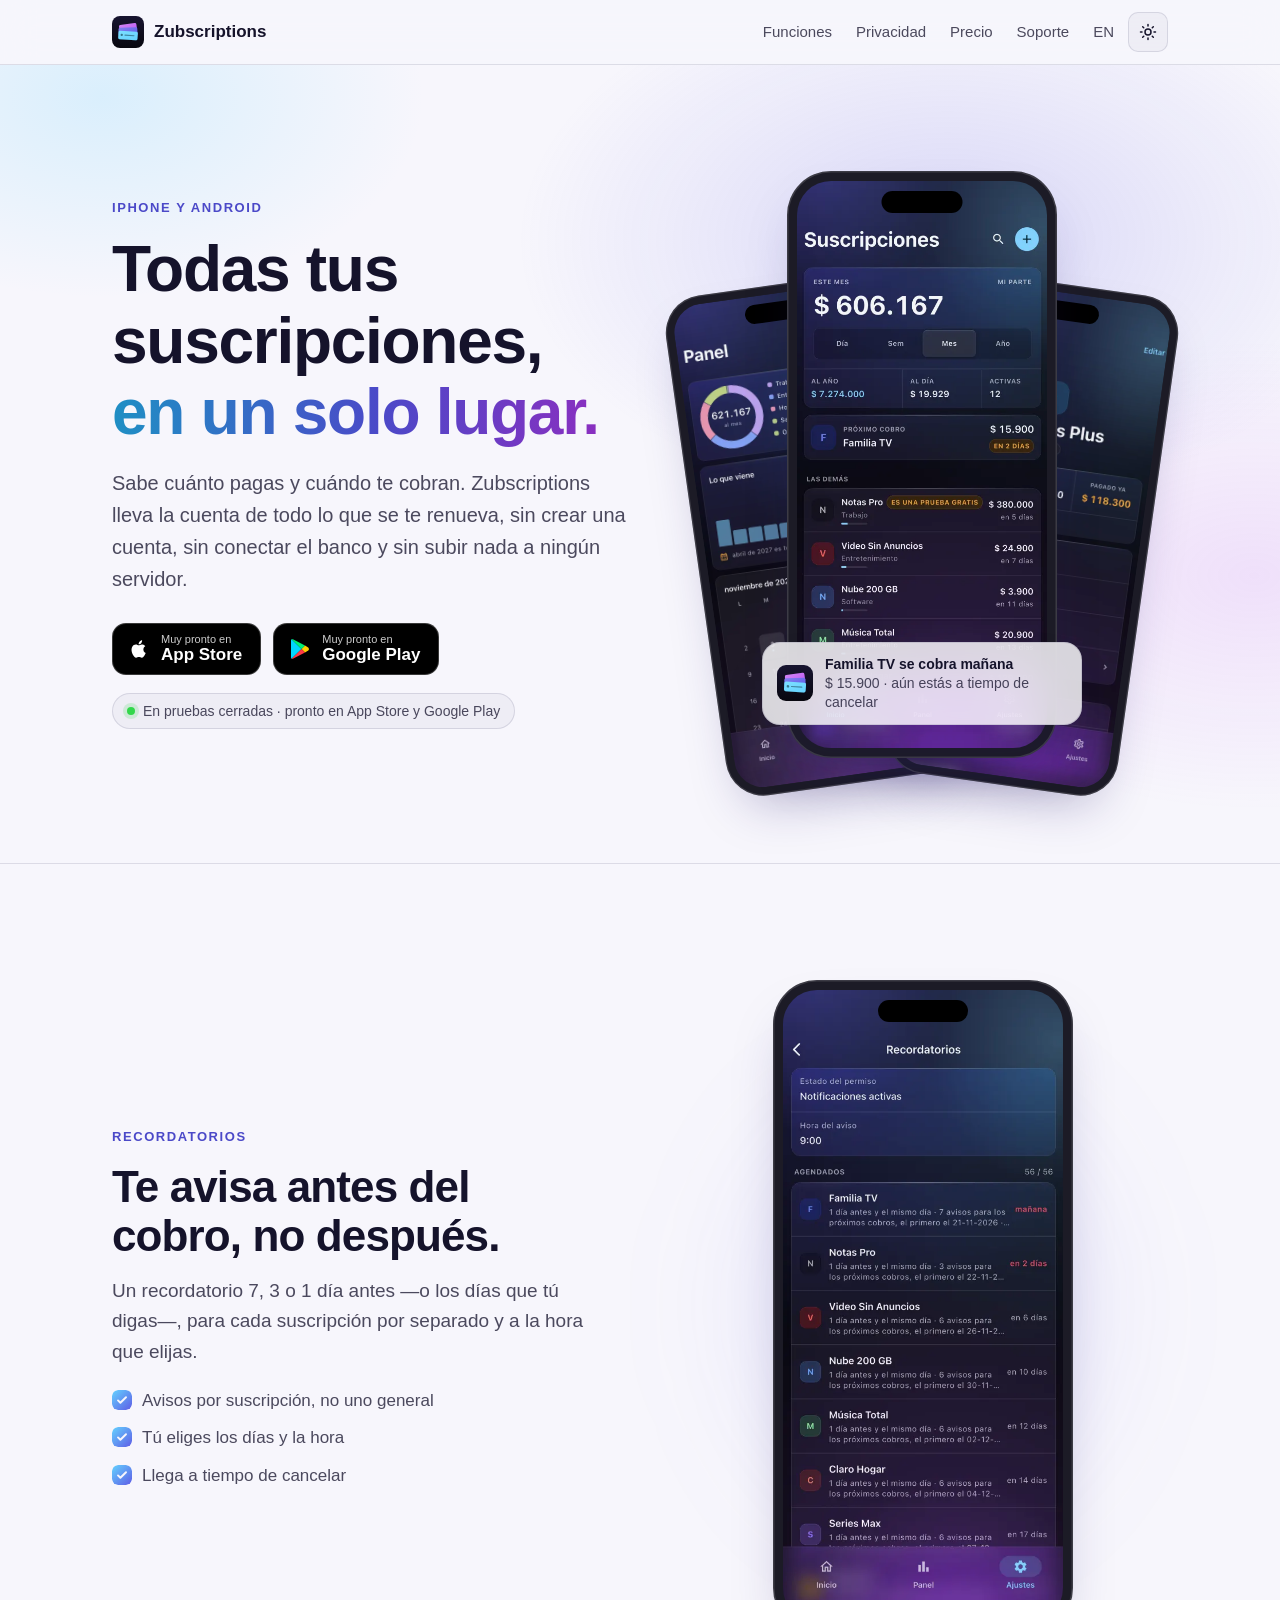
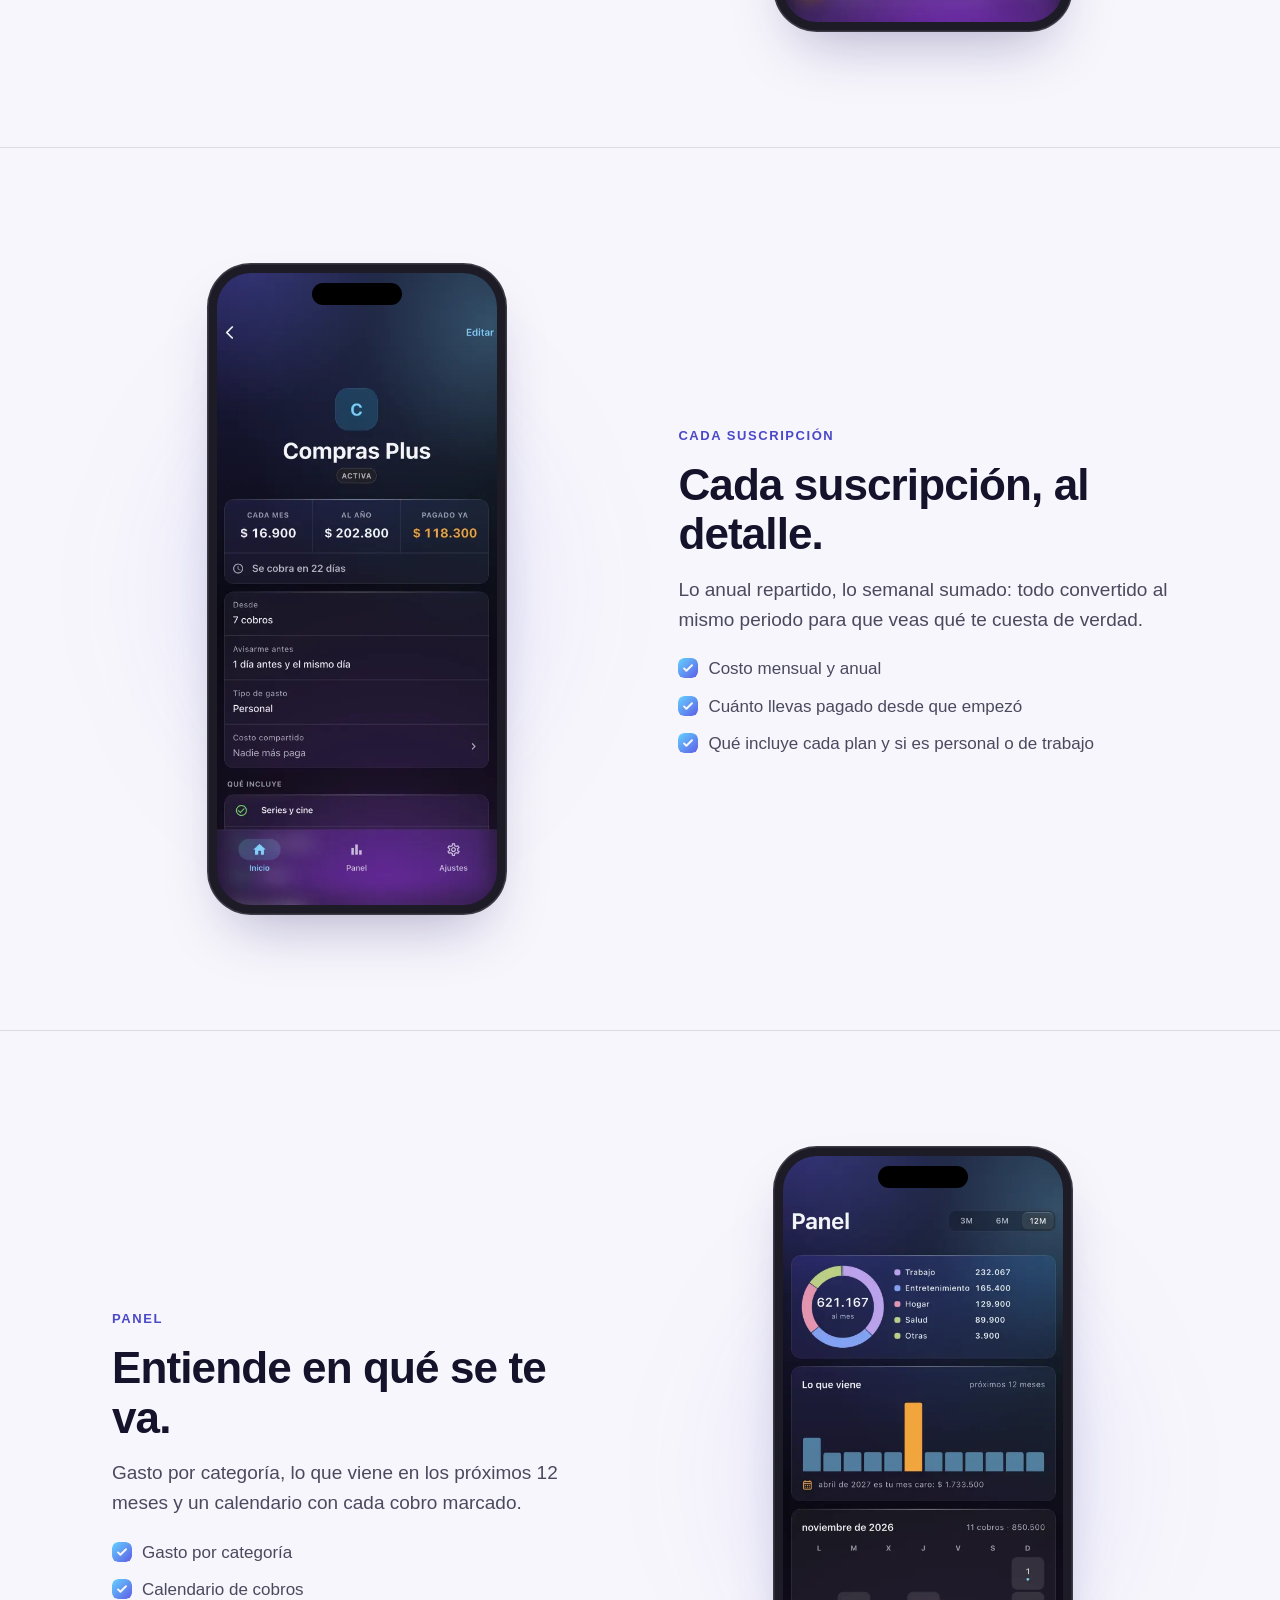
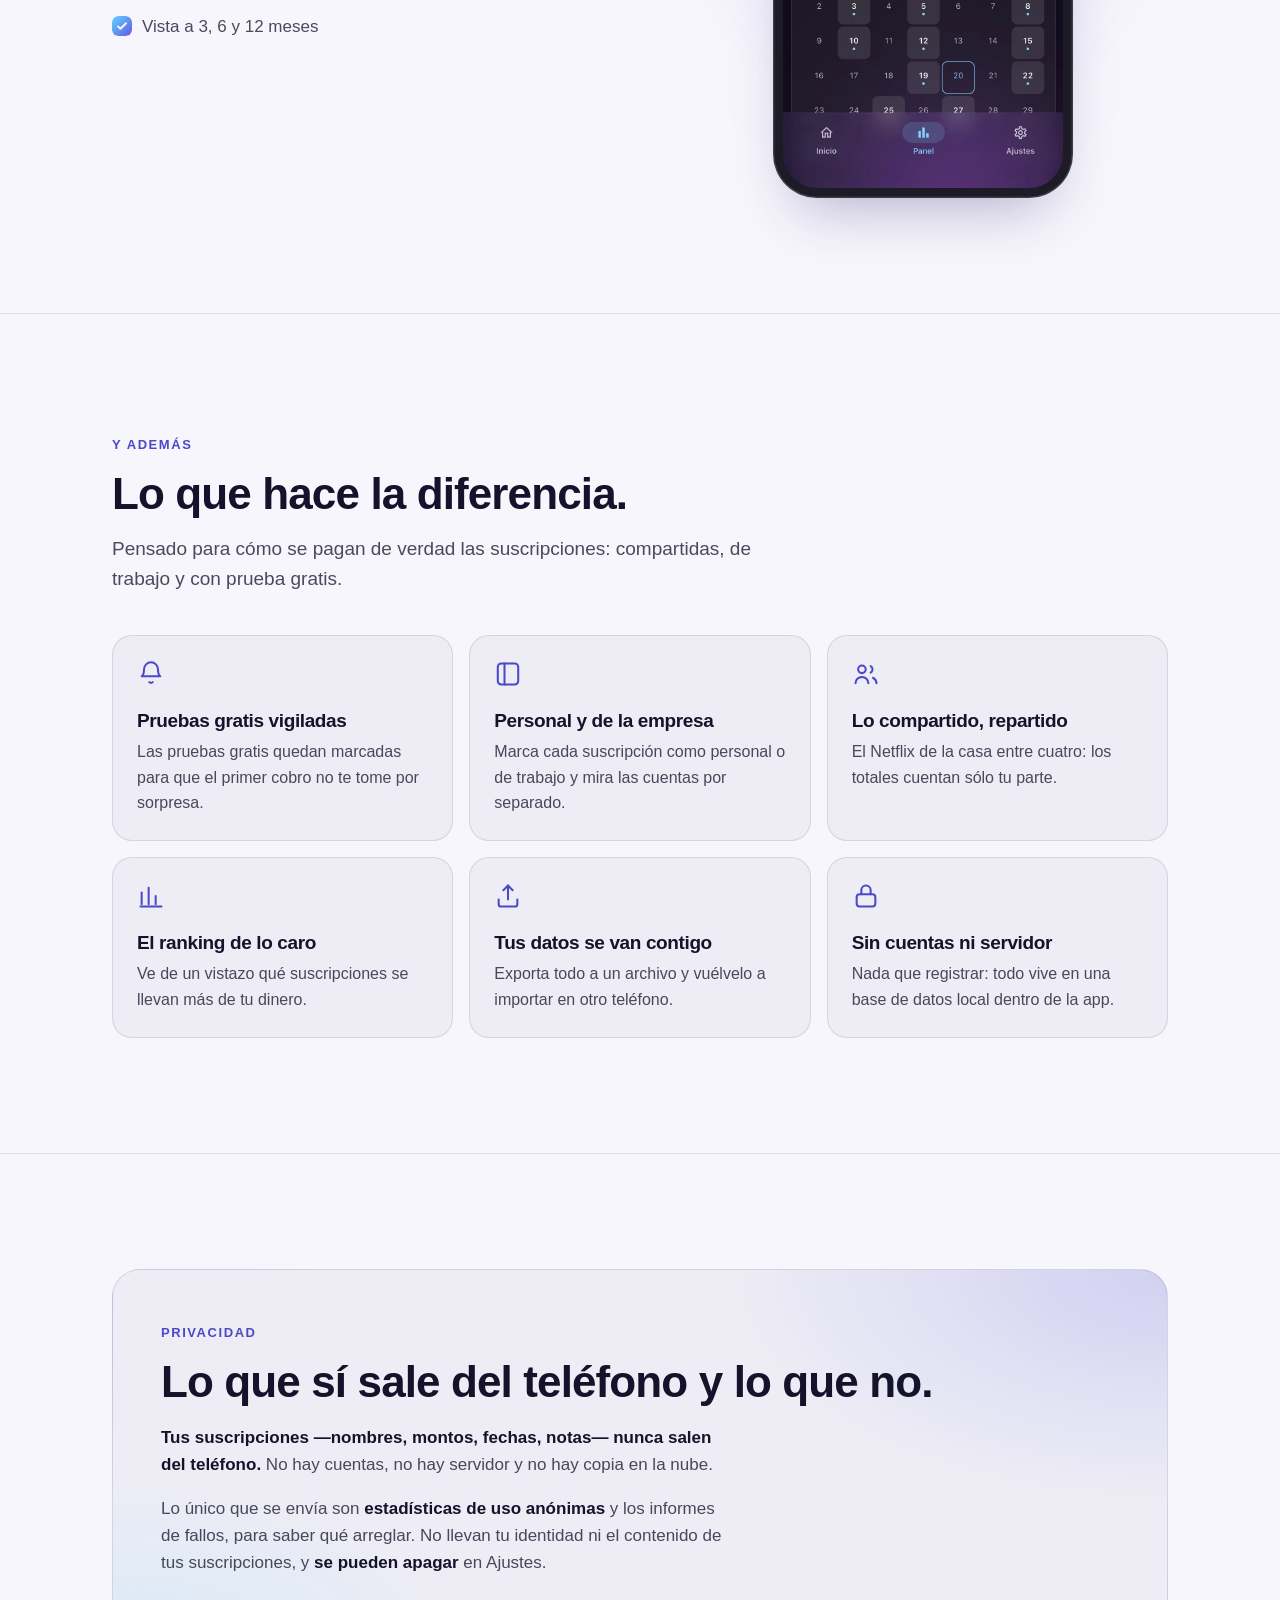
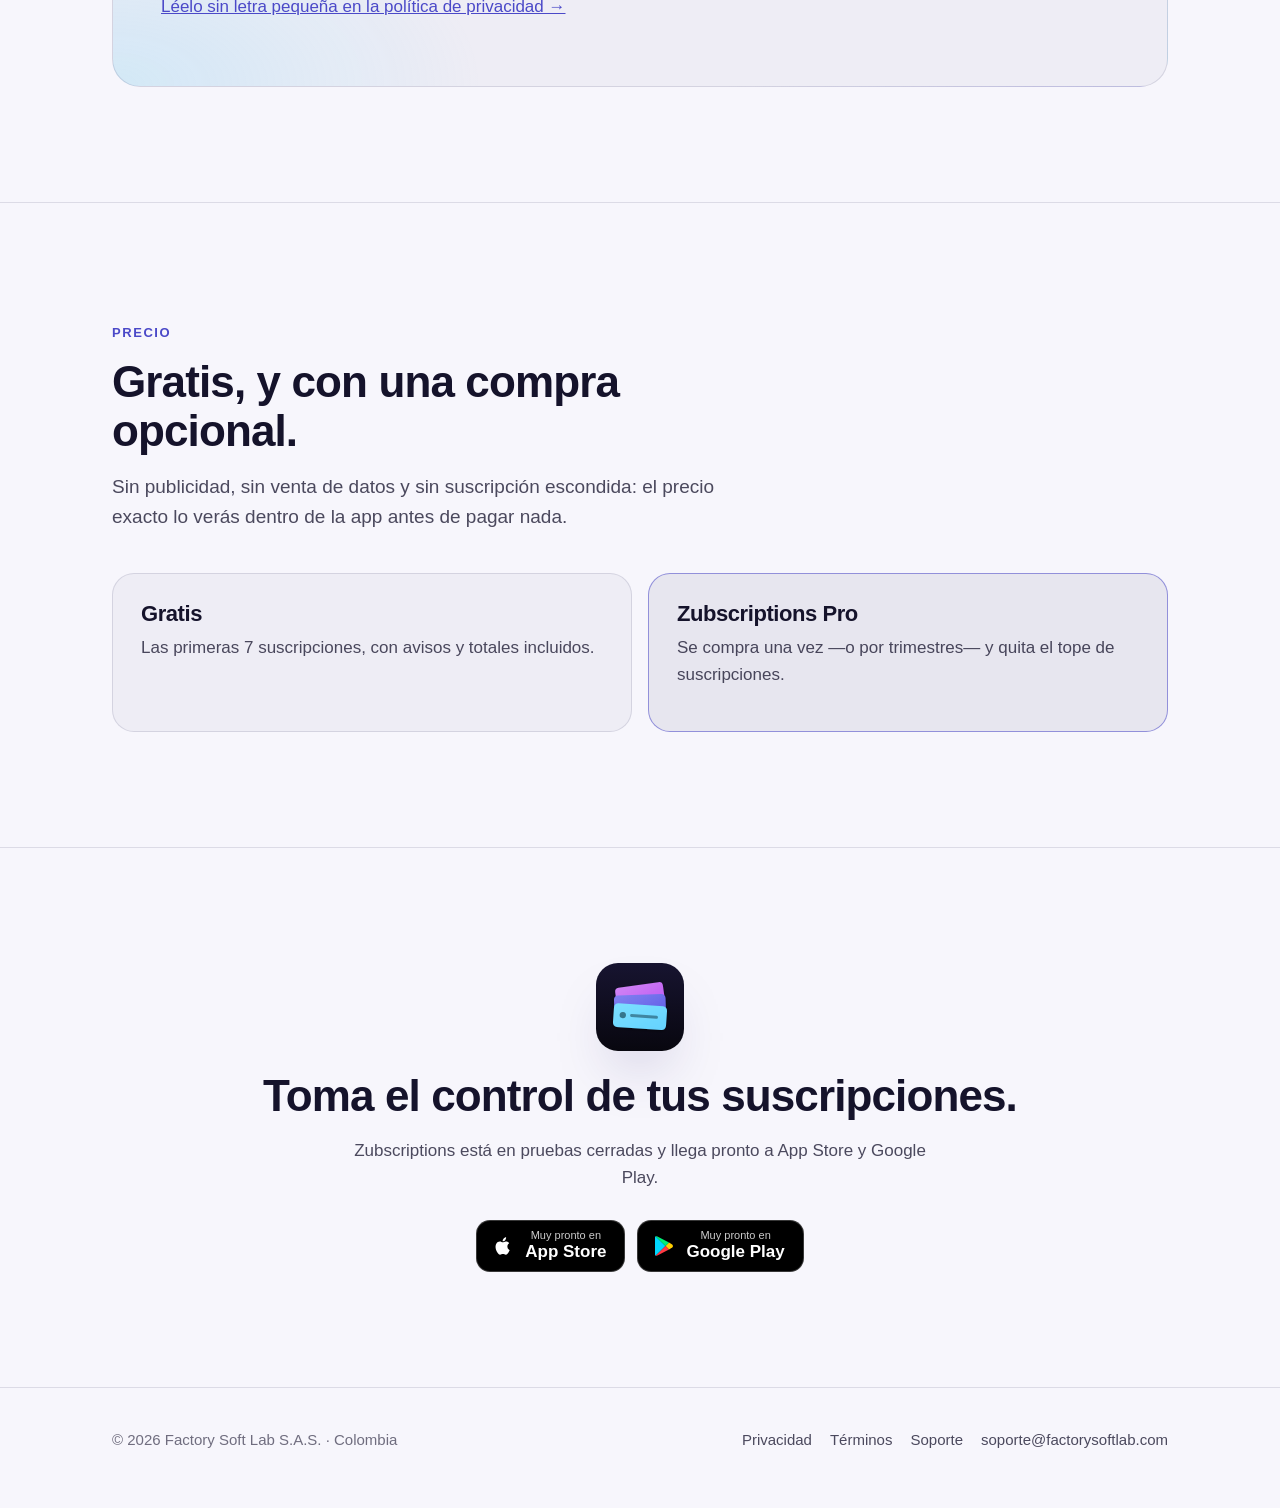
<file: index.html>
<!doctype html>
<html lang="es">
<head>
<meta charset="utf-8">
<meta name="viewport" content="width=device-width, initial-scale=1">
<title>Zubscriptions — tus suscripciones, en tu teléfono y en ningún otro sitio</title>
<meta name="description" content="Zubscriptions lleva la cuenta de lo que pagas cada mes: avisos antes del cobro, totales reales y gasto por categoría. Sin cuentas y sin servidor: tus datos viven en tu teléfono.">
<meta name="theme-color" content="#08070f" media="(prefers-color-scheme: dark)">
<meta name="theme-color" content="#f7f6fc" media="(prefers-color-scheme: light)">
<script>try{var m=localStorage.getItem('zub-theme');if(m==='light'||m==='dark')document.documentElement.classList.add(m)}catch(e){}document.documentElement.classList.add('js')</script>
<link rel="icon" href="assets/icon.svg" type="image/svg+xml">
<link rel="stylesheet" href="assets/landing.css">
<link rel="preload" as="image" href="assets/img/inicio.webp" type="image/webp">
<link rel="canonical" href="https://zubscriptions.factorysoftlab.com/">
<link rel="alternate" hreflang="es" href="https://zubscriptions.factorysoftlab.com/">
<link rel="alternate" hreflang="en" href="https://zubscriptions.factorysoftlab.com/en/">
<link rel="alternate" hreflang="x-default" href="https://zubscriptions.factorysoftlab.com/">
<meta property="og:type" content="website">
<meta property="og:site_name" content="Zubscriptions">
<meta property="og:title" content="Zubscriptions — todas tus suscripciones en un solo lugar">
<meta property="og:description" content="Sabe cuánto pagas y cuándo te cobran. Sin cuentas y sin servidor.">
<meta property="og:url" content="https://zubscriptions.factorysoftlab.com/">
<meta property="og:locale" content="es_CO">
<meta property="og:locale:alternate" content="en_US">
<meta property="og:image" content="https://zubscriptions.factorysoftlab.com/assets/img/og.jpg">
<meta property="og:image:width" content="1024">
<meta property="og:image:height" content="500">
<meta property="og:image:alt" content="Zubscriptions: pantallas de la app con el total del mes y el panel de gasto">
<meta name="twitter:card" content="summary_large_image">
<script type="application/ld+json">{"@context": "https://schema.org", "@type": "SoftwareApplication", "name": "Zubscriptions", "operatingSystem": "iOS, Android", "applicationCategory": "FinanceApplication", "inLanguage": "es", "description": "Zubscriptions lleva la cuenta de lo que pagas cada mes: avisos antes del cobro, totales reales y gasto por categoría. Sin cuentas y sin servidor: tus datos viven en tu teléfono.", "url": "https://zubscriptions.factorysoftlab.com/", "image": "https://zubscriptions.factorysoftlab.com/assets/img/og.jpg", "offers": {"@type": "Offer", "price": "0", "priceCurrency": "USD"}, "publisher": {"@type": "Organization", "name": "Factory Soft Lab S.A.S.", "url": "https://factorysoftlab.com/"}}</script>
</head>
<body>
<a class="skip" href="#main">Saltar al contenido</a>
<header class="topbar">
  <div class="wrap bar">
    <a class="brand" href="./"><img src="assets/icon.svg" alt="" width="32" height="32">Zubscriptions</a>
    <nav aria-label="Principal">
      <a class="hide-sm" href="#avisos">Funciones</a>
      <a class="hide-sm" href="#privacidad">Privacidad</a>
      <a class="hide-sm" href="#precio">Precio</a>
      <a href="soporte.html">Soporte</a>
      <a class="lang" href="en/" hreflang="en" lang="en">EN</a>
      <button class="icon-btn theme-toggle" type="button" aria-label="Cambiar entre modo claro y oscuro" aria-pressed="false"><svg class="moon" viewBox="0 0 24 24" fill="none" stroke="currentColor" stroke-width="2" stroke-linecap="round" stroke-linejoin="round" aria-hidden="true"><path d="M21 12.8A9 9 0 1 1 11.2 3a7 7 0 0 0 9.8 9.8z"/></svg><svg class="sun" viewBox="0 0 24 24" fill="none" stroke="currentColor" stroke-width="2" stroke-linecap="round" aria-hidden="true"><circle cx="12" cy="12" r="4"/><path d="M12 2v2M12 20v2M4.9 4.9l1.4 1.4M17.7 17.7l1.4 1.4M2 12h2M20 12h2M4.9 19.1l1.4-1.4M17.7 6.3l1.4-1.4"/></svg></button>
    </nav>
  </div>
</header>

<main id="main">
<section class="hero">
  <div class="wrap">
    <div>
      <span class="eyebrow">iPhone y Android</span>
      <h1>Todas tus suscripciones, <em>en un solo lugar.</em></h1>
      <p class="lede">Sabe cuánto pagas y cuándo te cobran. Zubscriptions lleva la cuenta de todo lo que se te renueva, sin crear una cuenta, sin conectar el banco y sin subir nada a ningún servidor.</p>
      <div class="stores"><span class="store" role="img" aria-disabled="true" aria-label="Muy pronto en App Store"><svg viewBox="0 0 24 24" fill="currentColor" aria-hidden="true"><path d="M16.37 12.6c-.02-2.2 1.8-3.26 1.88-3.31-1.03-1.5-2.62-1.7-3.18-1.73-1.35-.14-2.64.8-3.33.8-.69 0-1.74-.78-2.87-.76-1.47.02-2.83.86-3.59 2.18-1.53 2.66-.39 6.6 1.1 8.76.73 1.06 1.6 2.24 2.73 2.2 1.1-.05 1.51-.71 2.84-.71 1.32 0 1.7.71 2.86.69 1.18-.02 1.93-1.07 2.65-2.13.84-1.22 1.18-2.41 1.2-2.47-.03-.01-2.3-.88-2.32-3.52zM14.2 6.13c.6-.74 1.01-1.75.9-2.77-.87.04-1.93.58-2.55 1.31-.56.65-1.05 1.69-.92 2.68.97.08 1.96-.49 2.57-1.22z"/></svg><span><small>Muy pronto en</small><strong>App Store</strong></span></span><span class="store" role="img" aria-disabled="true" aria-label="Muy pronto en Google Play"><svg viewBox="0 0 24 24" aria-hidden="true"><path fill="#00d7fe" d="M3.6 2.3 13.5 12l-9.9 9.7c-.35-.2-.6-.6-.6-1.1V3.4c0-.5.25-.9.6-1.1z"/><path fill="#ffce00" d="m17 8.6 3.2 1.8c.95.55.95 2.65 0 3.2L17 15.4 13.5 12z"/><path fill="#ff3a44" d="M17 15.4 13.5 12l-9.9 9.7c.37.2.85.2 1.3-.05z"/><path fill="#00f076" d="M4.9 2.35 17 8.6 13.5 12 3.6 2.3c.37-.2.85-.2 1.3.05z"/></svg><span><small>Muy pronto en</small><strong>Google Play</strong></span></span></div>
      <p class="pill"><span class="dot"></span>En pruebas cerradas · pronto en App Store y Google Play</p>
    </div>
    <div class="phones" aria-label="Pantallas de la app" role="group">
      <div class="phone p-left"><picture><source srcset="assets/img/panel.webp" type="image/webp"><img src="assets/img/panel.jpg" width="508" height="1104" alt="Panel: gasto por categoría, lo que viene en 12 meses y calendario de cobros" loading="lazy" decoding="async"></picture></div>
      <div class="phone p-main"><picture><source srcset="assets/img/inicio.webp" type="image/webp"><img src="assets/img/inicio.jpg" width="508" height="1104" alt="Pantalla de inicio: 606.167 pesos este mes, próximo cobro Familia TV en 2 días" fetchpriority="high"></picture></div>
      <div class="phone p-right"><picture><source srcset="assets/img/detalle.webp" type="image/webp"><img src="assets/img/detalle.jpg" width="508" height="1104" alt="Detalle de una suscripción: costo mensual, anual y cuánto llevas pagado" loading="lazy" decoding="async"></picture></div>
      <div class="notif" aria-hidden="true"><img src="assets/icon.svg" alt="" width="36" height="36"><div><strong>Familia TV se cobra mañana</strong><span>$ 15.900 · aún estás a tiempo de cancelar</span></div></div>
    </div>
  </div>
</section>

<section class="section" id="avisos">
  <div class="wrap feature">
    <div class="copy reveal">
      <span class="eyebrow">Recordatorios</span>
      <h2>Te avisa antes del cobro, no después.</h2>
      <p class="lead">Un recordatorio 7, 3 o 1 día antes —o los días que tú digas—, para cada suscripción por separado y a la hora que elijas.</p>
      <ul class="ticks"><li>Avisos por suscripción, no uno general</li><li>Tú eliges los días y la hora</li><li>Llega a tiempo de cancelar</li></ul>
    </div>
    <div class="shot reveal"><div class="phone"><picture><source srcset="assets/img/recordatorios.webp" type="image/webp"><img src="assets/img/recordatorios.jpg" width="508" height="1104" alt="Pantalla de recordatorios con los avisos activos de cada suscripción" loading="lazy" decoding="async"></picture></div></div>
  </div>
</section>
<section class="section" id="detalle">
  <div class="wrap feature flip">
    <div class="copy reveal">
      <span class="eyebrow">Cada suscripción</span>
      <h2>Cada suscripción, al detalle.</h2>
      <p class="lead">Lo anual repartido, lo semanal sumado: todo convertido al mismo periodo para que veas qué te cuesta de verdad.</p>
      <ul class="ticks"><li>Costo mensual y anual</li><li>Cuánto llevas pagado desde que empezó</li><li>Qué incluye cada plan y si es personal o de trabajo</li></ul>
    </div>
    <div class="shot reveal"><div class="phone"><picture><source srcset="assets/img/detalle.webp" type="image/webp"><img src="assets/img/detalle.jpg" width="508" height="1104" alt="Detalle de Compras Plus: 16.900 al mes, 202.800 al año, 118.300 pagado ya" loading="lazy" decoding="async"></picture></div></div>
  </div>
</section>
<section class="section" id="panel">
  <div class="wrap feature">
    <div class="copy reveal">
      <span class="eyebrow">Panel</span>
      <h2>Entiende en qué se te va.</h2>
      <p class="lead">Gasto por categoría, lo que viene en los próximos 12 meses y un calendario con cada cobro marcado.</p>
      <ul class="ticks"><li>Gasto por categoría</li><li>Calendario de cobros</li><li>Vista a 3, 6 y 12 meses</li></ul>
    </div>
    <div class="shot reveal"><div class="phone"><picture><source srcset="assets/img/panel.webp" type="image/webp"><img src="assets/img/panel.jpg" width="508" height="1104" alt="Panel con gráfico por categoría, barras de los próximos 12 meses y calendario" loading="lazy" decoding="async"></picture></div></div>
  </div>
</section>
<section class="section">
  <div class="wrap">
    <div class="section-head reveal"><span class="eyebrow">Y además</span><h2>Lo que hace la diferencia.</h2><p class="lead">Pensado para cómo se pagan de verdad las suscripciones: compartidas, de trabajo y con prueba gratis.</p></div>
    <ul class="cards"><li class="card reveal"><svg viewBox="0 0 24 24" fill="none" stroke="currentColor" stroke-width="1.75" stroke-linecap="round" stroke-linejoin="round" aria-hidden="true"><path d="M18 8A6 6 0 1 0 6 8c0 5-2 6-2 6h16s-2-1-2-6"/><path d="M10.5 19a2 2 0 0 0 3 0"/></svg><h3>Pruebas gratis vigiladas</h3><p>Las pruebas gratis quedan marcadas para que el primer cobro no te tome por sorpresa.</p></li><li class="card reveal"><svg viewBox="0 0 24 24" fill="none" stroke="currentColor" stroke-width="1.75" stroke-linecap="round" stroke-linejoin="round" aria-hidden="true"><path d="M9 21V3"/><rect x="3.25" y="3" width="17.5" height="18" rx="3"/></svg><h3>Personal y de la empresa</h3><p>Marca cada suscripción como personal o de trabajo y mira las cuentas por separado.</p></li><li class="card reveal"><svg viewBox="0 0 24 24" fill="none" stroke="currentColor" stroke-width="1.75" stroke-linecap="round" stroke-linejoin="round" aria-hidden="true"><circle cx="8.5" cy="8" r="3.25"/><path d="M3 20a5.5 5.5 0 0 1 11 0"/><path d="M16 5.2a3.25 3.25 0 0 1 0 5.6"/><path d="M18 15.2A5.5 5.5 0 0 1 21 20"/></svg><h3>Lo compartido, repartido</h3><p>El Netflix de la casa entre cuatro: los totales cuentan sólo tu parte.</p></li><li class="card reveal"><svg viewBox="0 0 24 24" fill="none" stroke="currentColor" stroke-width="1.75" stroke-linecap="round" stroke-linejoin="round" aria-hidden="true"><path d="M4 19V9"/><path d="M10 19V5"/><path d="M16 19v-7"/><path d="M3 21h18"/></svg><h3>El ranking de lo caro</h3><p>Ve de un vistazo qué suscripciones se llevan más de tu dinero.</p></li><li class="card reveal"><svg viewBox="0 0 24 24" fill="none" stroke="currentColor" stroke-width="1.75" stroke-linecap="round" stroke-linejoin="round" aria-hidden="true"><path d="M12 15V3"/><path d="M8 7l4-4 4 4"/><path d="M4 15v4a2 2 0 0 0 2 2h12a2 2 0 0 0 2-2v-4"/></svg><h3>Tus datos se van contigo</h3><p>Exporta todo a un archivo y vuélvelo a importar en otro teléfono.</p></li><li class="card reveal"><svg viewBox="0 0 24 24" fill="none" stroke="currentColor" stroke-width="1.75" stroke-linecap="round" stroke-linejoin="round" aria-hidden="true"><rect x="4" y="10.5" width="16" height="10.5" rx="2.5"/><path d="M8 10.5V7a4 4 0 0 1 8 0v3.5"/></svg><h3>Sin cuentas ni servidor</h3><p>Nada que registrar: todo vive en una base de datos local dentro de la app.</p></li></ul>
  </div>
</section>

<section class="section" id="privacidad">
  <div class="wrap">
    <div class="claim reveal">
      <span class="eyebrow">Privacidad</span>
      <h2 style="font-size:clamp(30px,4vw,44px);margin:12px 0 16px">Lo que sí sale del teléfono y lo que no.</h2>
      <p><strong>Tus suscripciones —nombres, montos, fechas, notas— nunca salen del teléfono.</strong> No hay cuentas, no hay servidor y no hay copia en la nube.</p><p>Lo único que se envía son <strong>estadísticas de uso anónimas</strong> y los informes de fallos, para saber qué arreglar. No llevan tu identidad ni el contenido de tus suscripciones, y <strong>se pueden apagar</strong> en Ajustes.</p>
      <p><a href="privacidad.html">Léelo sin letra pequeña en la política de privacidad →</a></p>
    </div>
  </div>
</section>

<section class="section" id="precio">
  <div class="wrap">
    <div class="section-head reveal"><span class="eyebrow">Precio</span><h2>Gratis, y con una compra opcional.</h2><p class="lead">Sin publicidad, sin venta de datos y sin suscripción escondida: el precio exacto lo verás dentro de la app antes de pagar nada.</p></div>
    <div class="price">
      <div class="plan reveal"><h3>Gratis</h3><p>Las primeras 7 suscripciones, con avisos y totales incluidos.</p></div>
      <div class="plan pro reveal"><h3>Zubscriptions Pro</h3><p>Se compra una vez —o por trimestres— y quita el tope de suscripciones.</p></div>
    </div>
  </div>
</section>

<section class="section cta">
  <div class="wrap reveal">
    <img src="assets/icon.svg" alt="" width="88" height="88" loading="lazy">
    <h2 style="font-size:clamp(30px,4vw,44px);margin:0 0 14px">Toma el control de tus suscripciones.</h2>
    <p class="lead" style="color:var(--ink-muted);max-width:36em">Zubscriptions está en pruebas cerradas y llega pronto a App Store y Google Play.</p>
    <div class="stores"><span class="store" role="img" aria-disabled="true" aria-label="Muy pronto en App Store"><svg viewBox="0 0 24 24" fill="currentColor" aria-hidden="true"><path d="M16.37 12.6c-.02-2.2 1.8-3.26 1.88-3.31-1.03-1.5-2.62-1.7-3.18-1.73-1.35-.14-2.64.8-3.33.8-.69 0-1.74-.78-2.87-.76-1.47.02-2.83.86-3.59 2.18-1.53 2.66-.39 6.6 1.1 8.76.73 1.06 1.6 2.24 2.73 2.2 1.1-.05 1.51-.71 2.84-.71 1.32 0 1.7.71 2.86.69 1.18-.02 1.93-1.07 2.65-2.13.84-1.22 1.18-2.41 1.2-2.47-.03-.01-2.3-.88-2.32-3.52zM14.2 6.13c.6-.74 1.01-1.75.9-2.77-.87.04-1.93.58-2.55 1.31-.56.65-1.05 1.69-.92 2.68.97.08 1.96-.49 2.57-1.22z"/></svg><span><small>Muy pronto en</small><strong>App Store</strong></span></span><span class="store" role="img" aria-disabled="true" aria-label="Muy pronto en Google Play"><svg viewBox="0 0 24 24" aria-hidden="true"><path fill="#00d7fe" d="M3.6 2.3 13.5 12l-9.9 9.7c-.35-.2-.6-.6-.6-1.1V3.4c0-.5.25-.9.6-1.1z"/><path fill="#ffce00" d="m17 8.6 3.2 1.8c.95.55.95 2.65 0 3.2L17 15.4 13.5 12z"/><path fill="#ff3a44" d="M17 15.4 13.5 12l-9.9 9.7c.37.2.85.2 1.3-.05z"/><path fill="#00f076" d="M4.9 2.35 17 8.6 13.5 12 3.6 2.3c.37-.2.85-.2 1.3.05z"/></svg><span><small>Muy pronto en</small><strong>Google Play</strong></span></span></div>
  </div>
</section>
</main>

<footer>
  <div class="wrap">
    <span>© 2026 Factory Soft Lab S.A.S. · Colombia</span>
    <nav aria-label="Legal">
      <a href="privacidad.html">Privacidad</a>
      <a href="terminos.html">Términos</a>
      <a href="soporte.html">Soporte</a>
      <a href="mailto:soporte@factorysoftlab.com">soporte@factorysoftlab.com</a>
    </nav>
  </div>
</footer>
<script src="assets/landing.js" defer></script>
</body>
</html>
</file>
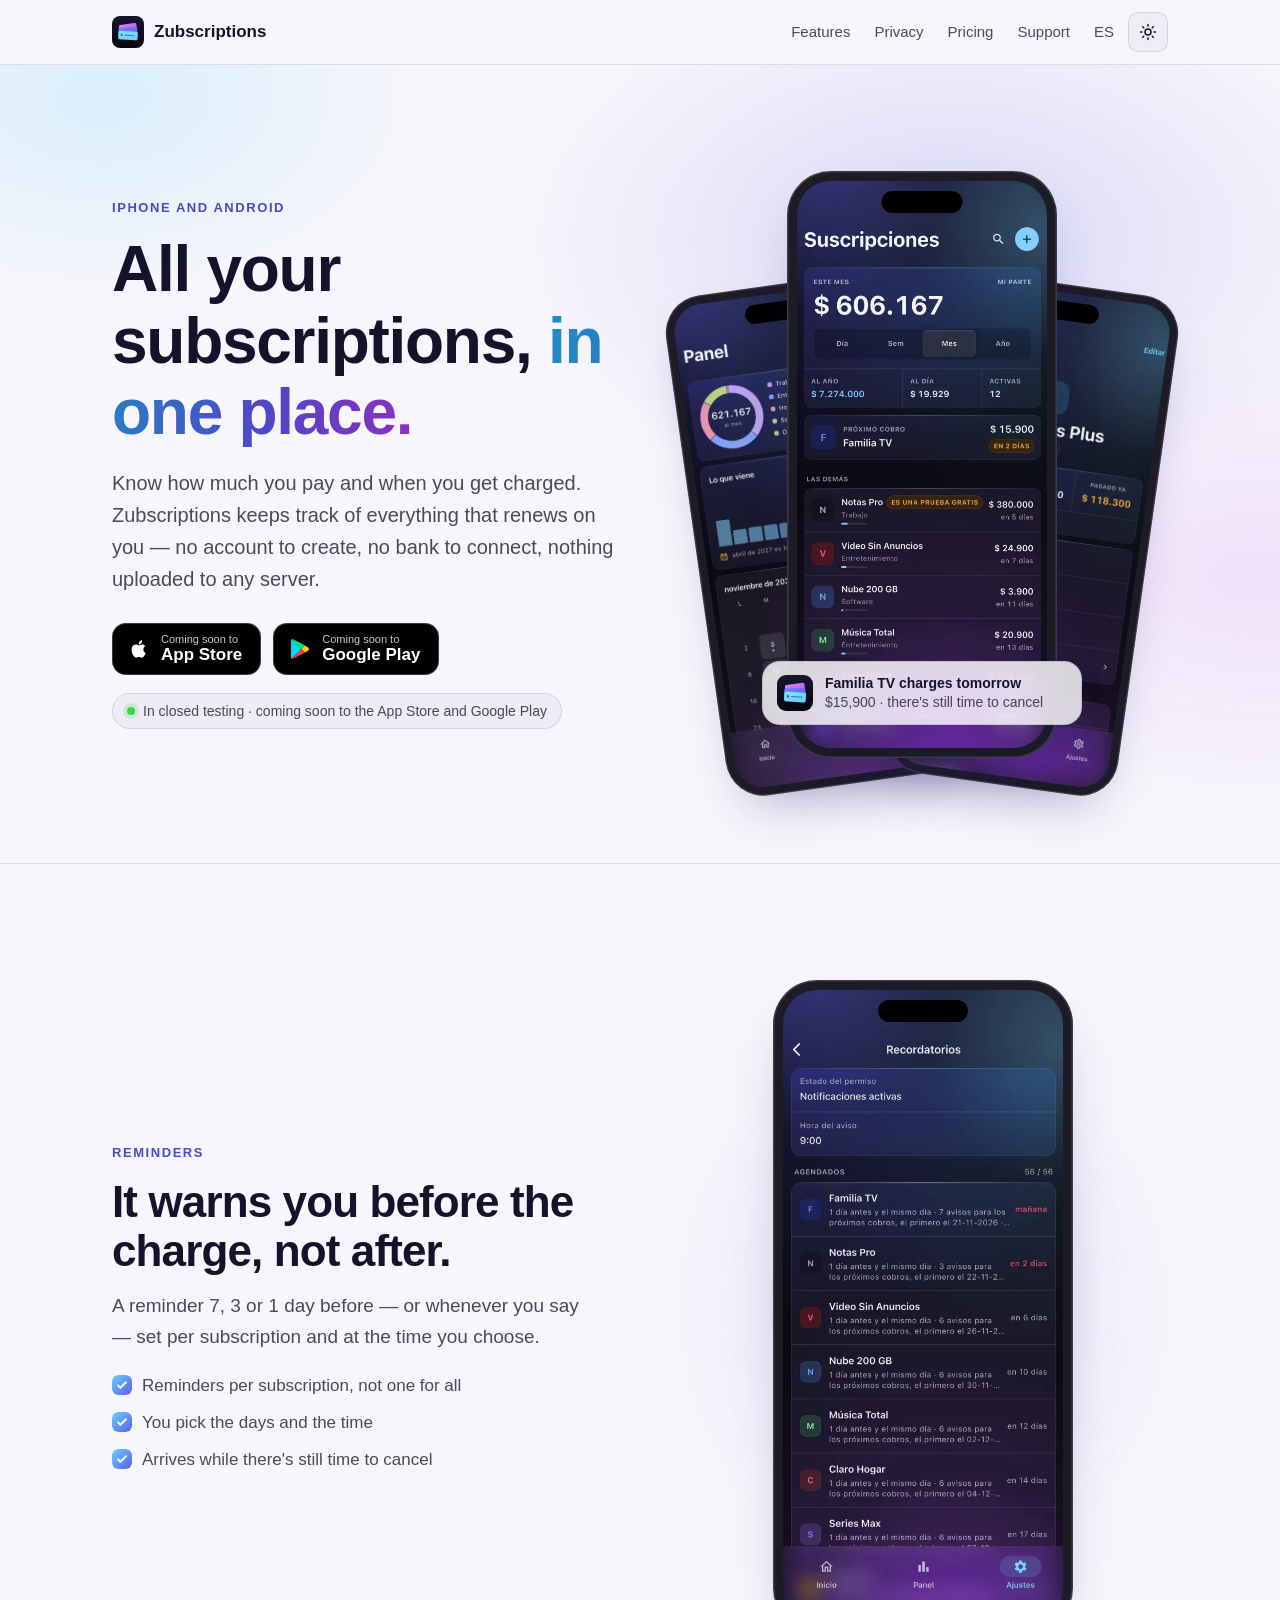
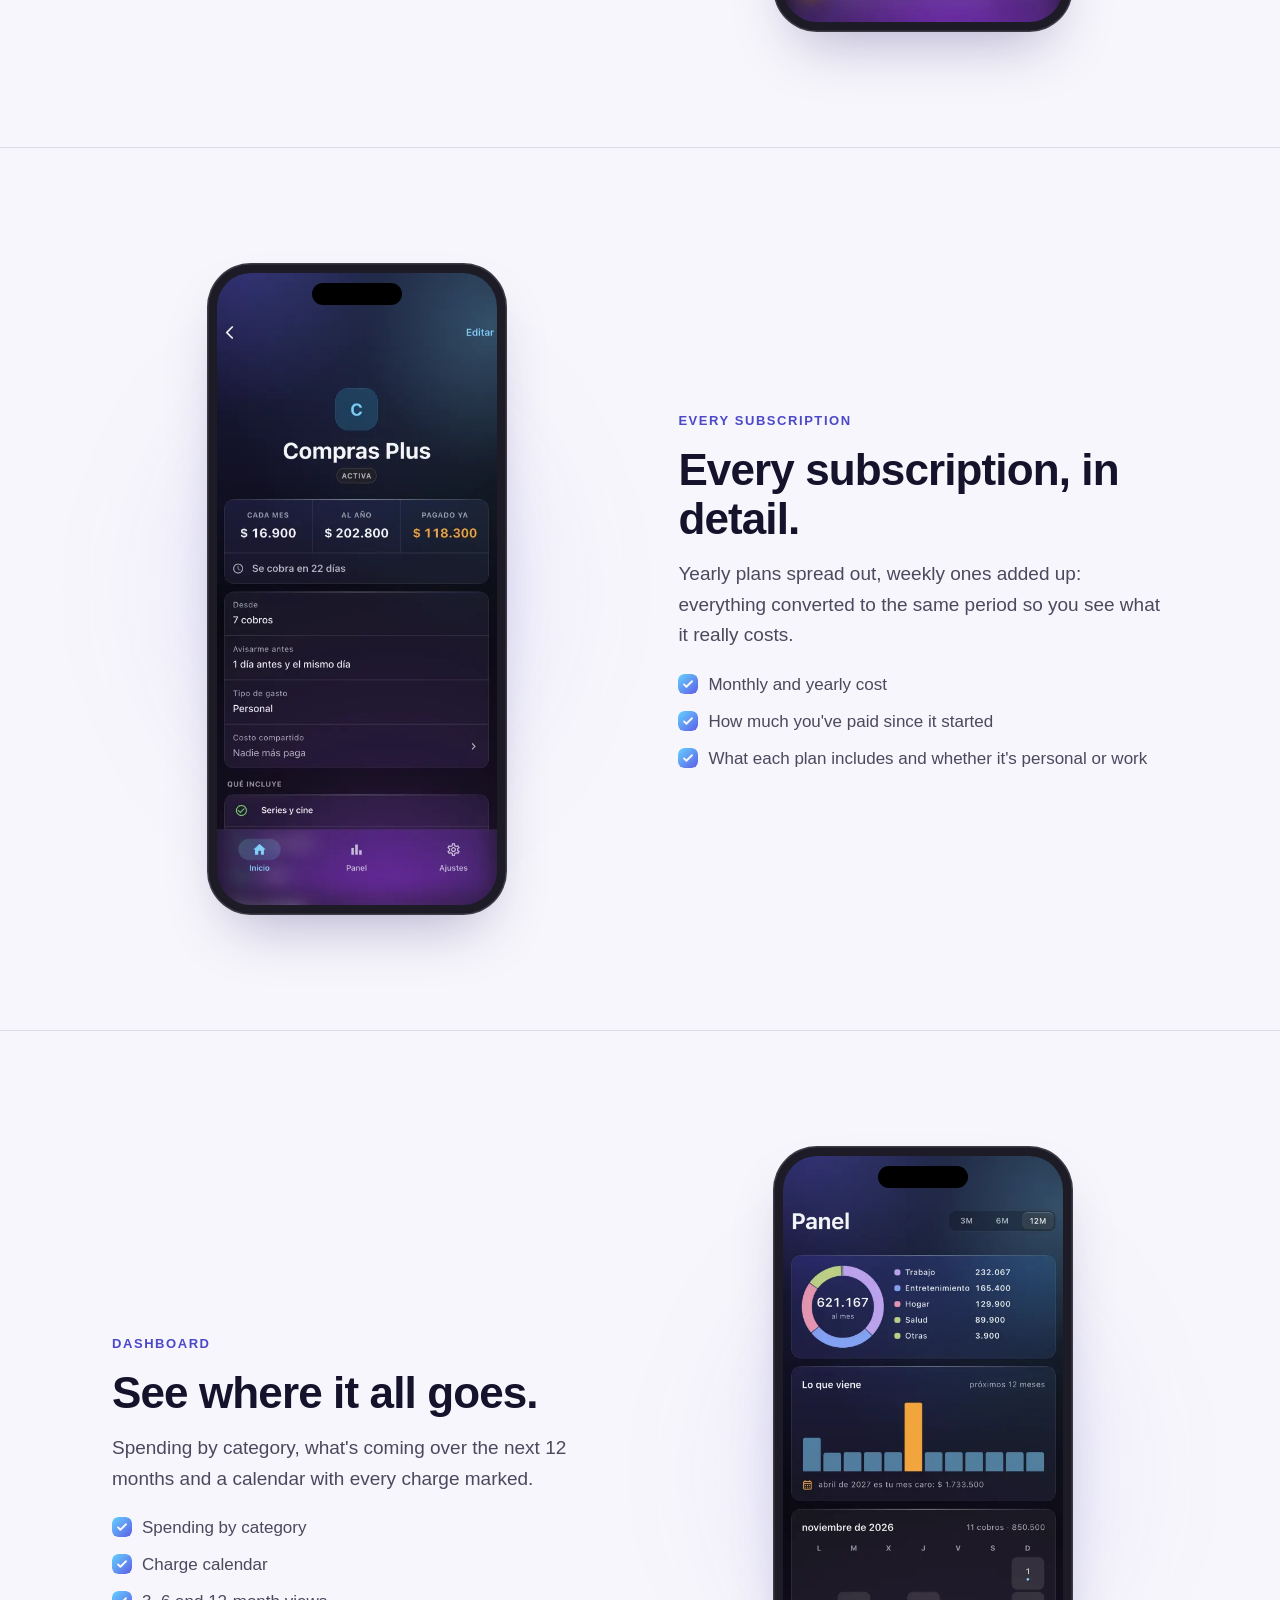
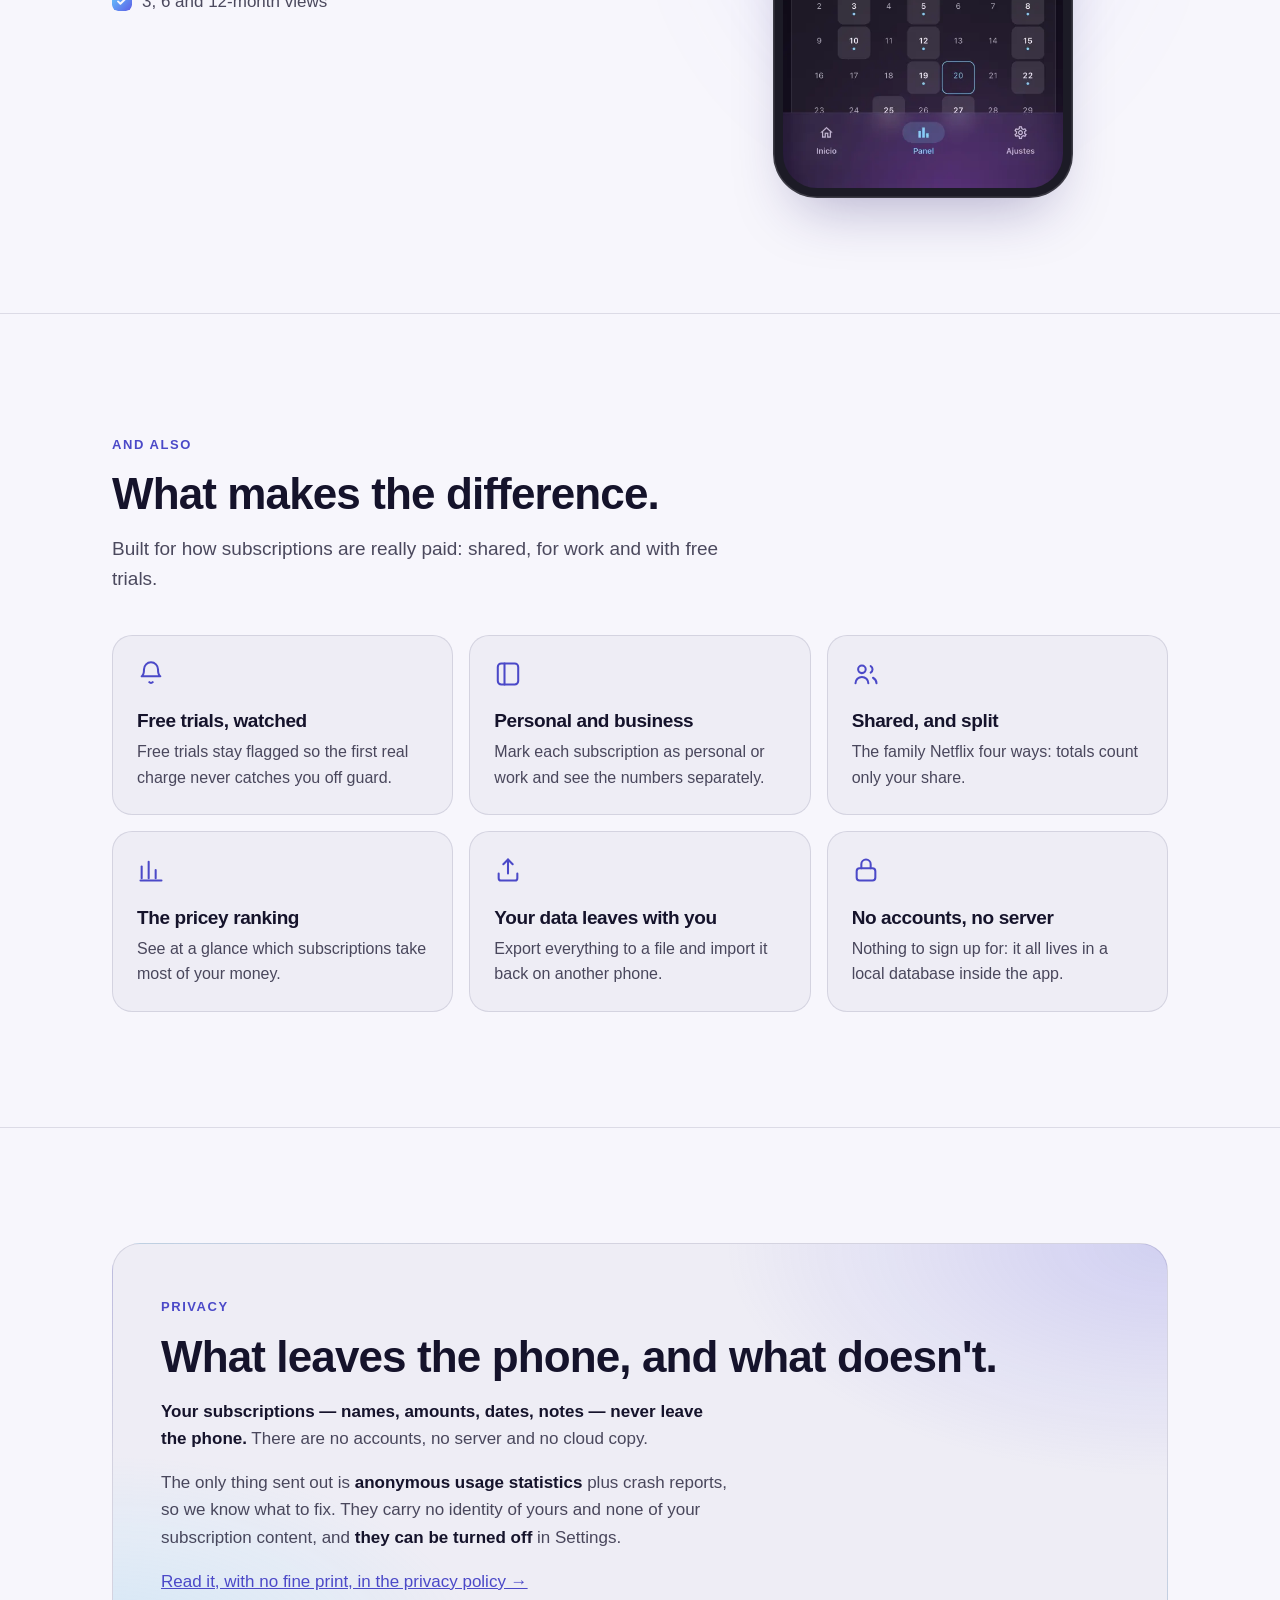
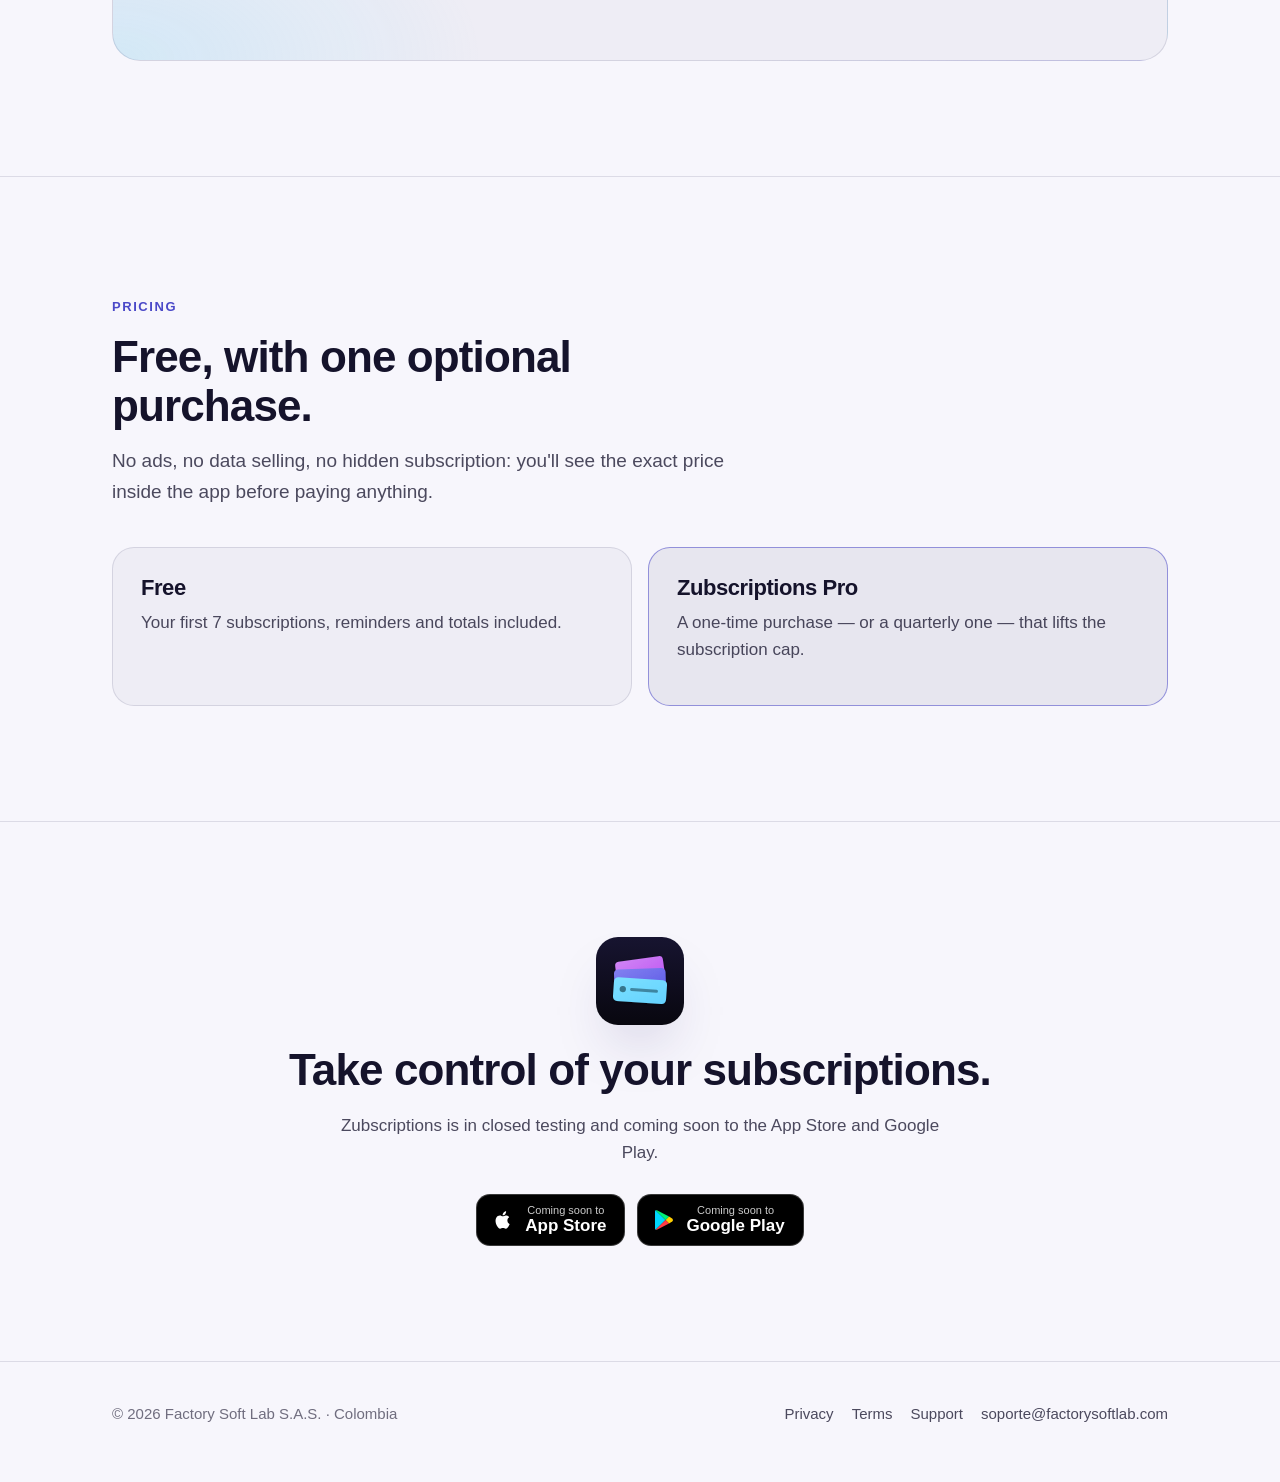
<file: en/index.html>
<!doctype html>
<html lang="en">
<head>
<meta charset="utf-8">
<meta name="viewport" content="width=device-width, initial-scale=1">
<title>Zubscriptions — your subscriptions, on your phone and nowhere else</title>
<meta name="description" content="Zubscriptions keeps track of what you pay every month: reminders before the charge, real totals and spending by category. No accounts, no server — your data stays on your phone.">
<meta name="theme-color" content="#08070f" media="(prefers-color-scheme: dark)">
<meta name="theme-color" content="#f7f6fc" media="(prefers-color-scheme: light)">
<script>try{var m=localStorage.getItem('zub-theme');if(m==='light'||m==='dark')document.documentElement.classList.add(m)}catch(e){}document.documentElement.classList.add('js')</script>
<link rel="icon" href="../assets/icon.svg" type="image/svg+xml">
<link rel="stylesheet" href="../assets/landing.css">
<link rel="preload" as="image" href="../assets/img/inicio.webp" type="image/webp">
<link rel="canonical" href="https://zubscriptions.factorysoftlab.com/en/">
<link rel="alternate" hreflang="es" href="https://zubscriptions.factorysoftlab.com/">
<link rel="alternate" hreflang="en" href="https://zubscriptions.factorysoftlab.com/en/">
<link rel="alternate" hreflang="x-default" href="https://zubscriptions.factorysoftlab.com/">
<meta property="og:type" content="website">
<meta property="og:site_name" content="Zubscriptions">
<meta property="og:title" content="Zubscriptions — all your subscriptions in one place">
<meta property="og:description" content="Know how much you pay and when you get charged. No accounts, no server.">
<meta property="og:url" content="https://zubscriptions.factorysoftlab.com/en/">
<meta property="og:locale" content="en_US">
<meta property="og:locale:alternate" content="es_CO">
<meta property="og:image" content="https://zubscriptions.factorysoftlab.com/assets/img/og.jpg">
<meta property="og:image:width" content="1024">
<meta property="og:image:height" content="500">
<meta property="og:image:alt" content="Zubscriptions: app screens with the monthly total and the spending dashboard">
<meta name="twitter:card" content="summary_large_image">
<script type="application/ld+json">{"@context": "https://schema.org", "@type": "SoftwareApplication", "name": "Zubscriptions", "operatingSystem": "iOS, Android", "applicationCategory": "FinanceApplication", "inLanguage": "en", "description": "Zubscriptions keeps track of what you pay every month: reminders before the charge, real totals and spending by category. No accounts, no server — your data stays on your phone.", "url": "https://zubscriptions.factorysoftlab.com/en/", "image": "https://zubscriptions.factorysoftlab.com/assets/img/og.jpg", "offers": {"@type": "Offer", "price": "0", "priceCurrency": "USD"}, "publisher": {"@type": "Organization", "name": "Factory Soft Lab S.A.S.", "url": "https://factorysoftlab.com/"}}</script>
</head>
<body>
<a class="skip" href="#main">Skip to content</a>
<header class="topbar">
  <div class="wrap bar">
    <a class="brand" href="./"><img src="../assets/icon.svg" alt="" width="32" height="32">Zubscriptions</a>
    <nav aria-label="Main">
      <a class="hide-sm" href="#avisos">Features</a>
      <a class="hide-sm" href="#privacidad">Privacy</a>
      <a class="hide-sm" href="#precio">Pricing</a>
      <a href="support.html">Support</a>
      <a class="lang" href="../" hreflang="es" lang="es">ES</a>
      <button class="icon-btn theme-toggle" type="button" aria-label="Switch between light and dark mode" aria-pressed="false"><svg class="moon" viewBox="0 0 24 24" fill="none" stroke="currentColor" stroke-width="2" stroke-linecap="round" stroke-linejoin="round" aria-hidden="true"><path d="M21 12.8A9 9 0 1 1 11.2 3a7 7 0 0 0 9.8 9.8z"/></svg><svg class="sun" viewBox="0 0 24 24" fill="none" stroke="currentColor" stroke-width="2" stroke-linecap="round" aria-hidden="true"><circle cx="12" cy="12" r="4"/><path d="M12 2v2M12 20v2M4.9 4.9l1.4 1.4M17.7 17.7l1.4 1.4M2 12h2M20 12h2M4.9 19.1l1.4-1.4M17.7 6.3l1.4-1.4"/></svg></button>
    </nav>
  </div>
</header>

<main id="main">
<section class="hero">
  <div class="wrap">
    <div>
      <span class="eyebrow">iPhone and Android</span>
      <h1>All your subscriptions, <em>in one place.</em></h1>
      <p class="lede">Know how much you pay and when you get charged. Zubscriptions keeps track of everything that renews on you — no account to create, no bank to connect, nothing uploaded to any server.</p>
      <div class="stores"><span class="store" role="img" aria-disabled="true" aria-label="Coming soon to the App Store"><svg viewBox="0 0 24 24" fill="currentColor" aria-hidden="true"><path d="M16.37 12.6c-.02-2.2 1.8-3.26 1.88-3.31-1.03-1.5-2.62-1.7-3.18-1.73-1.35-.14-2.64.8-3.33.8-.69 0-1.74-.78-2.87-.76-1.47.02-2.83.86-3.59 2.18-1.53 2.66-.39 6.6 1.1 8.76.73 1.06 1.6 2.24 2.73 2.2 1.1-.05 1.51-.71 2.84-.71 1.32 0 1.7.71 2.86.69 1.18-.02 1.93-1.07 2.65-2.13.84-1.22 1.18-2.41 1.2-2.47-.03-.01-2.3-.88-2.32-3.52zM14.2 6.13c.6-.74 1.01-1.75.9-2.77-.87.04-1.93.58-2.55 1.31-.56.65-1.05 1.69-.92 2.68.97.08 1.96-.49 2.57-1.22z"/></svg><span><small>Coming soon to</small><strong>App Store</strong></span></span><span class="store" role="img" aria-disabled="true" aria-label="Coming soon to Google Play"><svg viewBox="0 0 24 24" aria-hidden="true"><path fill="#00d7fe" d="M3.6 2.3 13.5 12l-9.9 9.7c-.35-.2-.6-.6-.6-1.1V3.4c0-.5.25-.9.6-1.1z"/><path fill="#ffce00" d="m17 8.6 3.2 1.8c.95.55.95 2.65 0 3.2L17 15.4 13.5 12z"/><path fill="#ff3a44" d="M17 15.4 13.5 12l-9.9 9.7c.37.2.85.2 1.3-.05z"/><path fill="#00f076" d="M4.9 2.35 17 8.6 13.5 12 3.6 2.3c.37-.2.85-.2 1.3.05z"/></svg><span><small>Coming soon to</small><strong>Google Play</strong></span></span></div>
      <p class="pill"><span class="dot"></span>In closed testing · coming soon to the App Store and Google Play</p>
    </div>
    <div class="phones" aria-label="App screens" role="group">
      <div class="phone p-left"><picture><source srcset="../assets/img/panel.webp" type="image/webp"><img src="../assets/img/panel.jpg" width="508" height="1104" alt="Dashboard: spending by category, the next 12 months and a charge calendar" loading="lazy" decoding="async"></picture></div>
      <div class="phone p-main"><picture><source srcset="../assets/img/inicio.webp" type="image/webp"><img src="../assets/img/inicio.jpg" width="508" height="1104" alt="Home screen: 606,167 pesos this month, next charge Familia TV in 2 days" fetchpriority="high"></picture></div>
      <div class="phone p-right"><picture><source srcset="../assets/img/detalle.webp" type="image/webp"><img src="../assets/img/detalle.jpg" width="508" height="1104" alt="Subscription detail: monthly and yearly cost and how much you have paid so far" loading="lazy" decoding="async"></picture></div>
      <div class="notif" aria-hidden="true"><img src="../assets/icon.svg" alt="" width="36" height="36"><div><strong>Familia TV charges tomorrow</strong><span>$15,900 · there's still time to cancel</span></div></div>
    </div>
  </div>
</section>

<section class="section" id="avisos">
  <div class="wrap feature">
    <div class="copy reveal">
      <span class="eyebrow">Reminders</span>
      <h2>It warns you before the charge, not after.</h2>
      <p class="lead">A reminder 7, 3 or 1 day before — or whenever you say — set per subscription and at the time you choose.</p>
      <ul class="ticks"><li>Reminders per subscription, not one for all</li><li>You pick the days and the time</li><li>Arrives while there's still time to cancel</li></ul>
    </div>
    <div class="shot reveal"><div class="phone"><picture><source srcset="../assets/img/recordatorios.webp" type="image/webp"><img src="../assets/img/recordatorios.jpg" width="508" height="1104" alt="Reminders screen with the active alerts for each subscription" loading="lazy" decoding="async"></picture></div></div>
  </div>
</section>
<section class="section" id="detalle">
  <div class="wrap feature flip">
    <div class="copy reveal">
      <span class="eyebrow">Every subscription</span>
      <h2>Every subscription, in detail.</h2>
      <p class="lead">Yearly plans spread out, weekly ones added up: everything converted to the same period so you see what it really costs.</p>
      <ul class="ticks"><li>Monthly and yearly cost</li><li>How much you've paid since it started</li><li>What each plan includes and whether it's personal or work</li></ul>
    </div>
    <div class="shot reveal"><div class="phone"><picture><source srcset="../assets/img/detalle.webp" type="image/webp"><img src="../assets/img/detalle.jpg" width="508" height="1104" alt="Compras Plus detail: 16,900 a month, 202,800 a year, 118,300 paid so far" loading="lazy" decoding="async"></picture></div></div>
  </div>
</section>
<section class="section" id="panel">
  <div class="wrap feature">
    <div class="copy reveal">
      <span class="eyebrow">Dashboard</span>
      <h2>See where it all goes.</h2>
      <p class="lead">Spending by category, what's coming over the next 12 months and a calendar with every charge marked.</p>
      <ul class="ticks"><li>Spending by category</li><li>Charge calendar</li><li>3, 6 and 12-month views</li></ul>
    </div>
    <div class="shot reveal"><div class="phone"><picture><source srcset="../assets/img/panel.webp" type="image/webp"><img src="../assets/img/panel.jpg" width="508" height="1104" alt="Dashboard with a category chart, bars for the next 12 months and a calendar" loading="lazy" decoding="async"></picture></div></div>
  </div>
</section>
<section class="section">
  <div class="wrap">
    <div class="section-head reveal"><span class="eyebrow">And also</span><h2>What makes the difference.</h2><p class="lead">Built for how subscriptions are really paid: shared, for work and with free trials.</p></div>
    <ul class="cards"><li class="card reveal"><svg viewBox="0 0 24 24" fill="none" stroke="currentColor" stroke-width="1.75" stroke-linecap="round" stroke-linejoin="round" aria-hidden="true"><path d="M18 8A6 6 0 1 0 6 8c0 5-2 6-2 6h16s-2-1-2-6"/><path d="M10.5 19a2 2 0 0 0 3 0"/></svg><h3>Free trials, watched</h3><p>Free trials stay flagged so the first real charge never catches you off guard.</p></li><li class="card reveal"><svg viewBox="0 0 24 24" fill="none" stroke="currentColor" stroke-width="1.75" stroke-linecap="round" stroke-linejoin="round" aria-hidden="true"><path d="M9 21V3"/><rect x="3.25" y="3" width="17.5" height="18" rx="3"/></svg><h3>Personal and business</h3><p>Mark each subscription as personal or work and see the numbers separately.</p></li><li class="card reveal"><svg viewBox="0 0 24 24" fill="none" stroke="currentColor" stroke-width="1.75" stroke-linecap="round" stroke-linejoin="round" aria-hidden="true"><circle cx="8.5" cy="8" r="3.25"/><path d="M3 20a5.5 5.5 0 0 1 11 0"/><path d="M16 5.2a3.25 3.25 0 0 1 0 5.6"/><path d="M18 15.2A5.5 5.5 0 0 1 21 20"/></svg><h3>Shared, and split</h3><p>The family Netflix four ways: totals count only your share.</p></li><li class="card reveal"><svg viewBox="0 0 24 24" fill="none" stroke="currentColor" stroke-width="1.75" stroke-linecap="round" stroke-linejoin="round" aria-hidden="true"><path d="M4 19V9"/><path d="M10 19V5"/><path d="M16 19v-7"/><path d="M3 21h18"/></svg><h3>The pricey ranking</h3><p>See at a glance which subscriptions take most of your money.</p></li><li class="card reveal"><svg viewBox="0 0 24 24" fill="none" stroke="currentColor" stroke-width="1.75" stroke-linecap="round" stroke-linejoin="round" aria-hidden="true"><path d="M12 15V3"/><path d="M8 7l4-4 4 4"/><path d="M4 15v4a2 2 0 0 0 2 2h12a2 2 0 0 0 2-2v-4"/></svg><h3>Your data leaves with you</h3><p>Export everything to a file and import it back on another phone.</p></li><li class="card reveal"><svg viewBox="0 0 24 24" fill="none" stroke="currentColor" stroke-width="1.75" stroke-linecap="round" stroke-linejoin="round" aria-hidden="true"><rect x="4" y="10.5" width="16" height="10.5" rx="2.5"/><path d="M8 10.5V7a4 4 0 0 1 8 0v3.5"/></svg><h3>No accounts, no server</h3><p>Nothing to sign up for: it all lives in a local database inside the app.</p></li></ul>
  </div>
</section>

<section class="section" id="privacidad">
  <div class="wrap">
    <div class="claim reveal">
      <span class="eyebrow">Privacy</span>
      <h2 style="font-size:clamp(30px,4vw,44px);margin:12px 0 16px">What leaves the phone, and what doesn't.</h2>
      <p><strong>Your subscriptions — names, amounts, dates, notes — never leave the phone.</strong> There are no accounts, no server and no cloud copy.</p><p>The only thing sent out is <strong>anonymous usage statistics</strong> plus crash reports, so we know what to fix. They carry no identity of yours and none of your subscription content, and <strong>they can be turned off</strong> in Settings.</p>
      <p><a href="privacy.html">Read it, with no fine print, in the privacy policy →</a></p>
    </div>
  </div>
</section>

<section class="section" id="precio">
  <div class="wrap">
    <div class="section-head reveal"><span class="eyebrow">Pricing</span><h2>Free, with one optional purchase.</h2><p class="lead">No ads, no data selling, no hidden subscription: you'll see the exact price inside the app before paying anything.</p></div>
    <div class="price">
      <div class="plan reveal"><h3>Free</h3><p>Your first 7 subscriptions, reminders and totals included.</p></div>
      <div class="plan pro reveal"><h3>Zubscriptions Pro</h3><p>A one-time purchase — or a quarterly one — that lifts the subscription cap.</p></div>
    </div>
  </div>
</section>

<section class="section cta">
  <div class="wrap reveal">
    <img src="../assets/icon.svg" alt="" width="88" height="88" loading="lazy">
    <h2 style="font-size:clamp(30px,4vw,44px);margin:0 0 14px">Take control of your subscriptions.</h2>
    <p class="lead" style="color:var(--ink-muted);max-width:36em">Zubscriptions is in closed testing and coming soon to the App Store and Google Play.</p>
    <div class="stores"><span class="store" role="img" aria-disabled="true" aria-label="Coming soon to the App Store"><svg viewBox="0 0 24 24" fill="currentColor" aria-hidden="true"><path d="M16.37 12.6c-.02-2.2 1.8-3.26 1.88-3.31-1.03-1.5-2.62-1.7-3.18-1.73-1.35-.14-2.64.8-3.33.8-.69 0-1.74-.78-2.87-.76-1.47.02-2.83.86-3.59 2.18-1.53 2.66-.39 6.6 1.1 8.76.73 1.06 1.6 2.24 2.73 2.2 1.1-.05 1.51-.71 2.84-.71 1.32 0 1.7.71 2.86.69 1.18-.02 1.93-1.07 2.65-2.13.84-1.22 1.18-2.41 1.2-2.47-.03-.01-2.3-.88-2.32-3.52zM14.2 6.13c.6-.74 1.01-1.75.9-2.77-.87.04-1.93.58-2.55 1.31-.56.65-1.05 1.69-.92 2.68.97.08 1.96-.49 2.57-1.22z"/></svg><span><small>Coming soon to</small><strong>App Store</strong></span></span><span class="store" role="img" aria-disabled="true" aria-label="Coming soon to Google Play"><svg viewBox="0 0 24 24" aria-hidden="true"><path fill="#00d7fe" d="M3.6 2.3 13.5 12l-9.9 9.7c-.35-.2-.6-.6-.6-1.1V3.4c0-.5.25-.9.6-1.1z"/><path fill="#ffce00" d="m17 8.6 3.2 1.8c.95.55.95 2.65 0 3.2L17 15.4 13.5 12z"/><path fill="#ff3a44" d="M17 15.4 13.5 12l-9.9 9.7c.37.2.85.2 1.3-.05z"/><path fill="#00f076" d="M4.9 2.35 17 8.6 13.5 12 3.6 2.3c.37-.2.85-.2 1.3.05z"/></svg><span><small>Coming soon to</small><strong>Google Play</strong></span></span></div>
  </div>
</section>
</main>

<footer>
  <div class="wrap">
    <span>© 2026 Factory Soft Lab S.A.S. · Colombia</span>
    <nav aria-label="Legal">
      <a href="privacy.html">Privacy</a>
      <a href="terms.html">Terms</a>
      <a href="support.html">Support</a>
      <a href="mailto:soporte@factorysoftlab.com">soporte@factorysoftlab.com</a>
    </nav>
  </div>
</footer>
<script src="../assets/landing.js" defer></script>
</body>
</html>
</file>
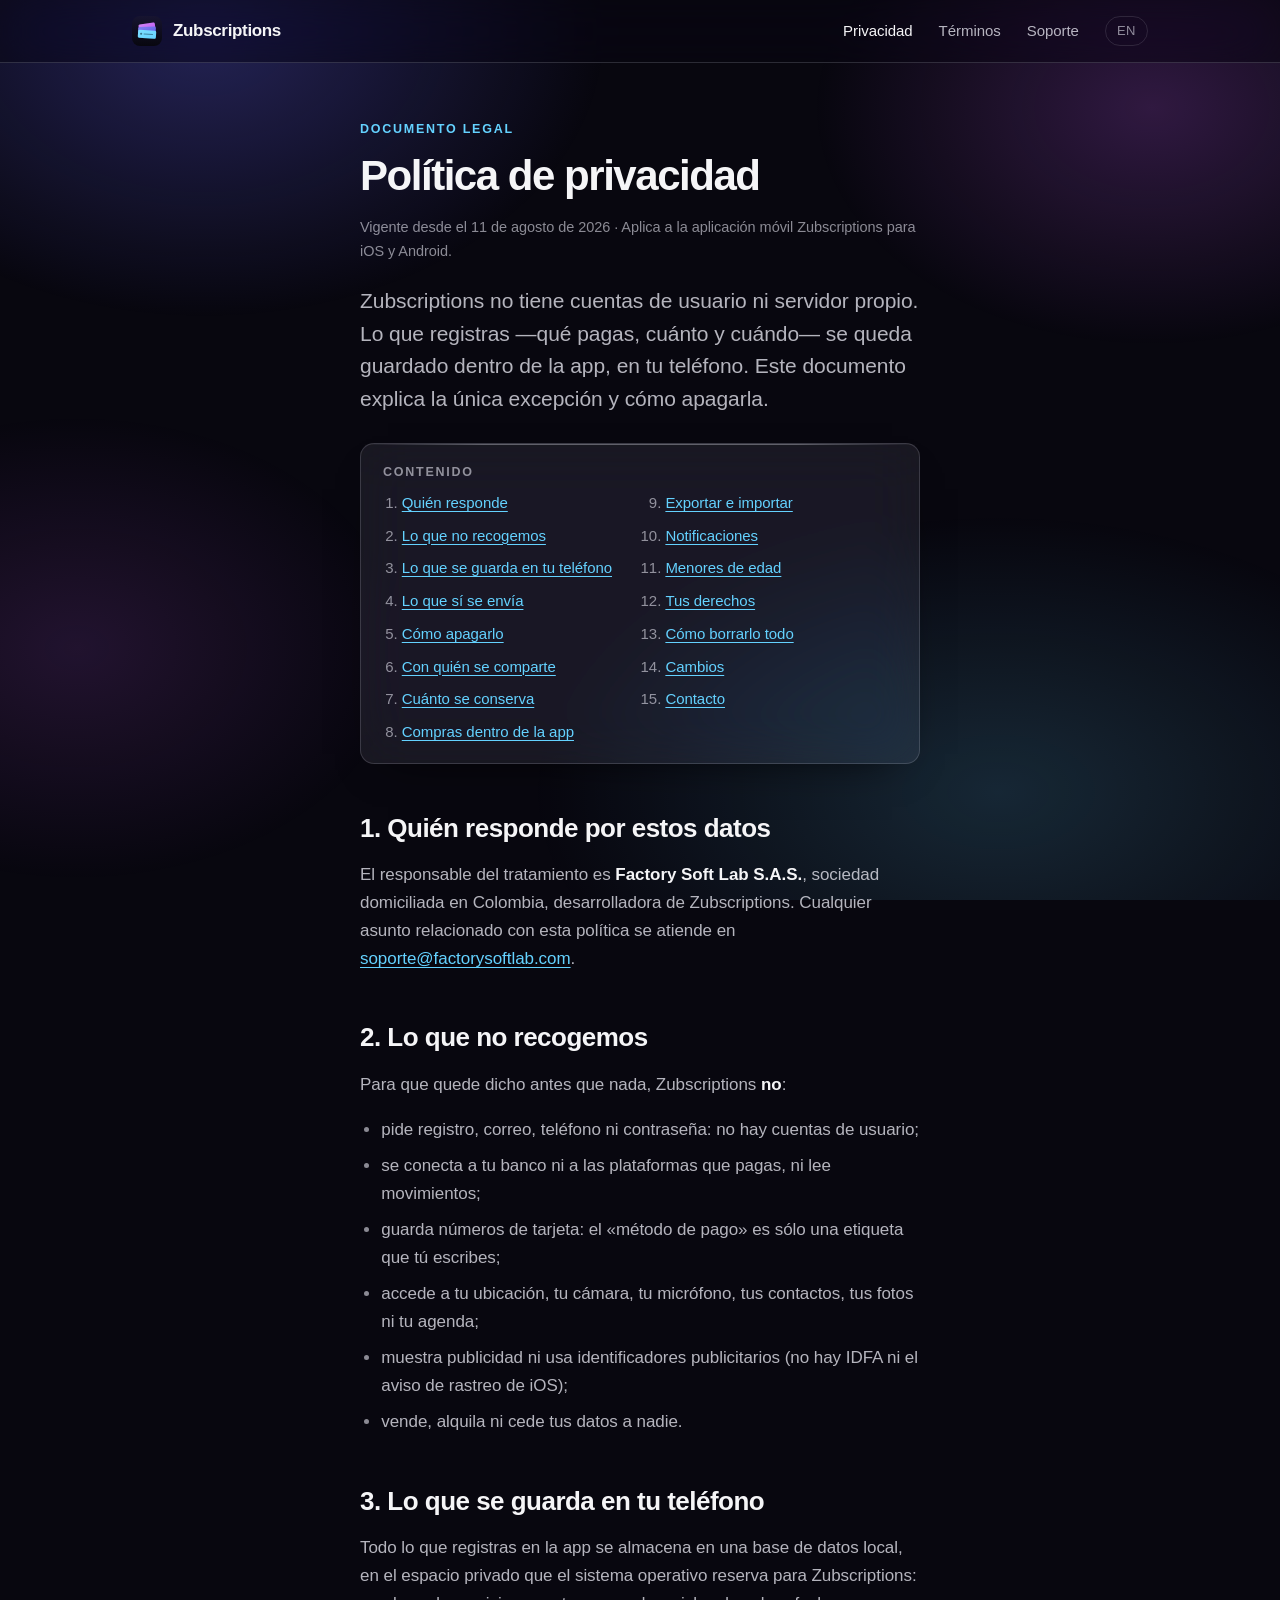
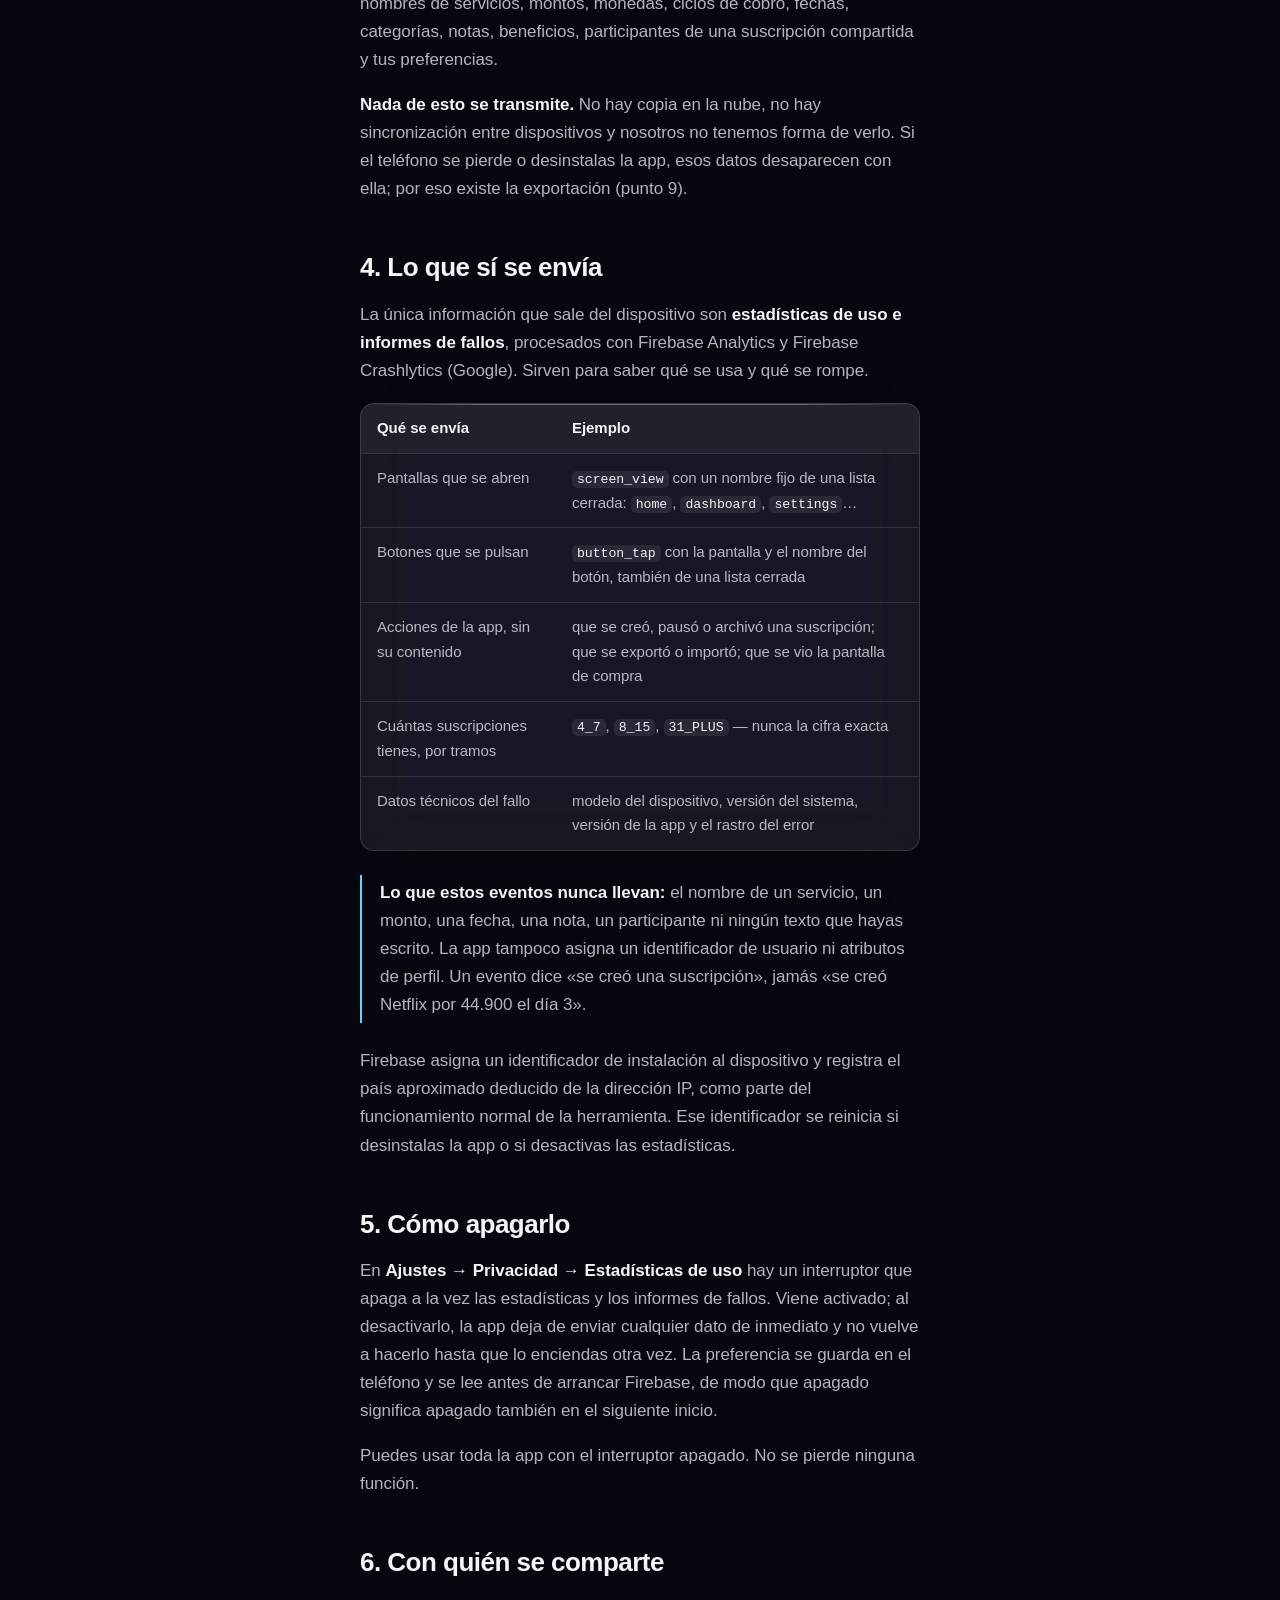
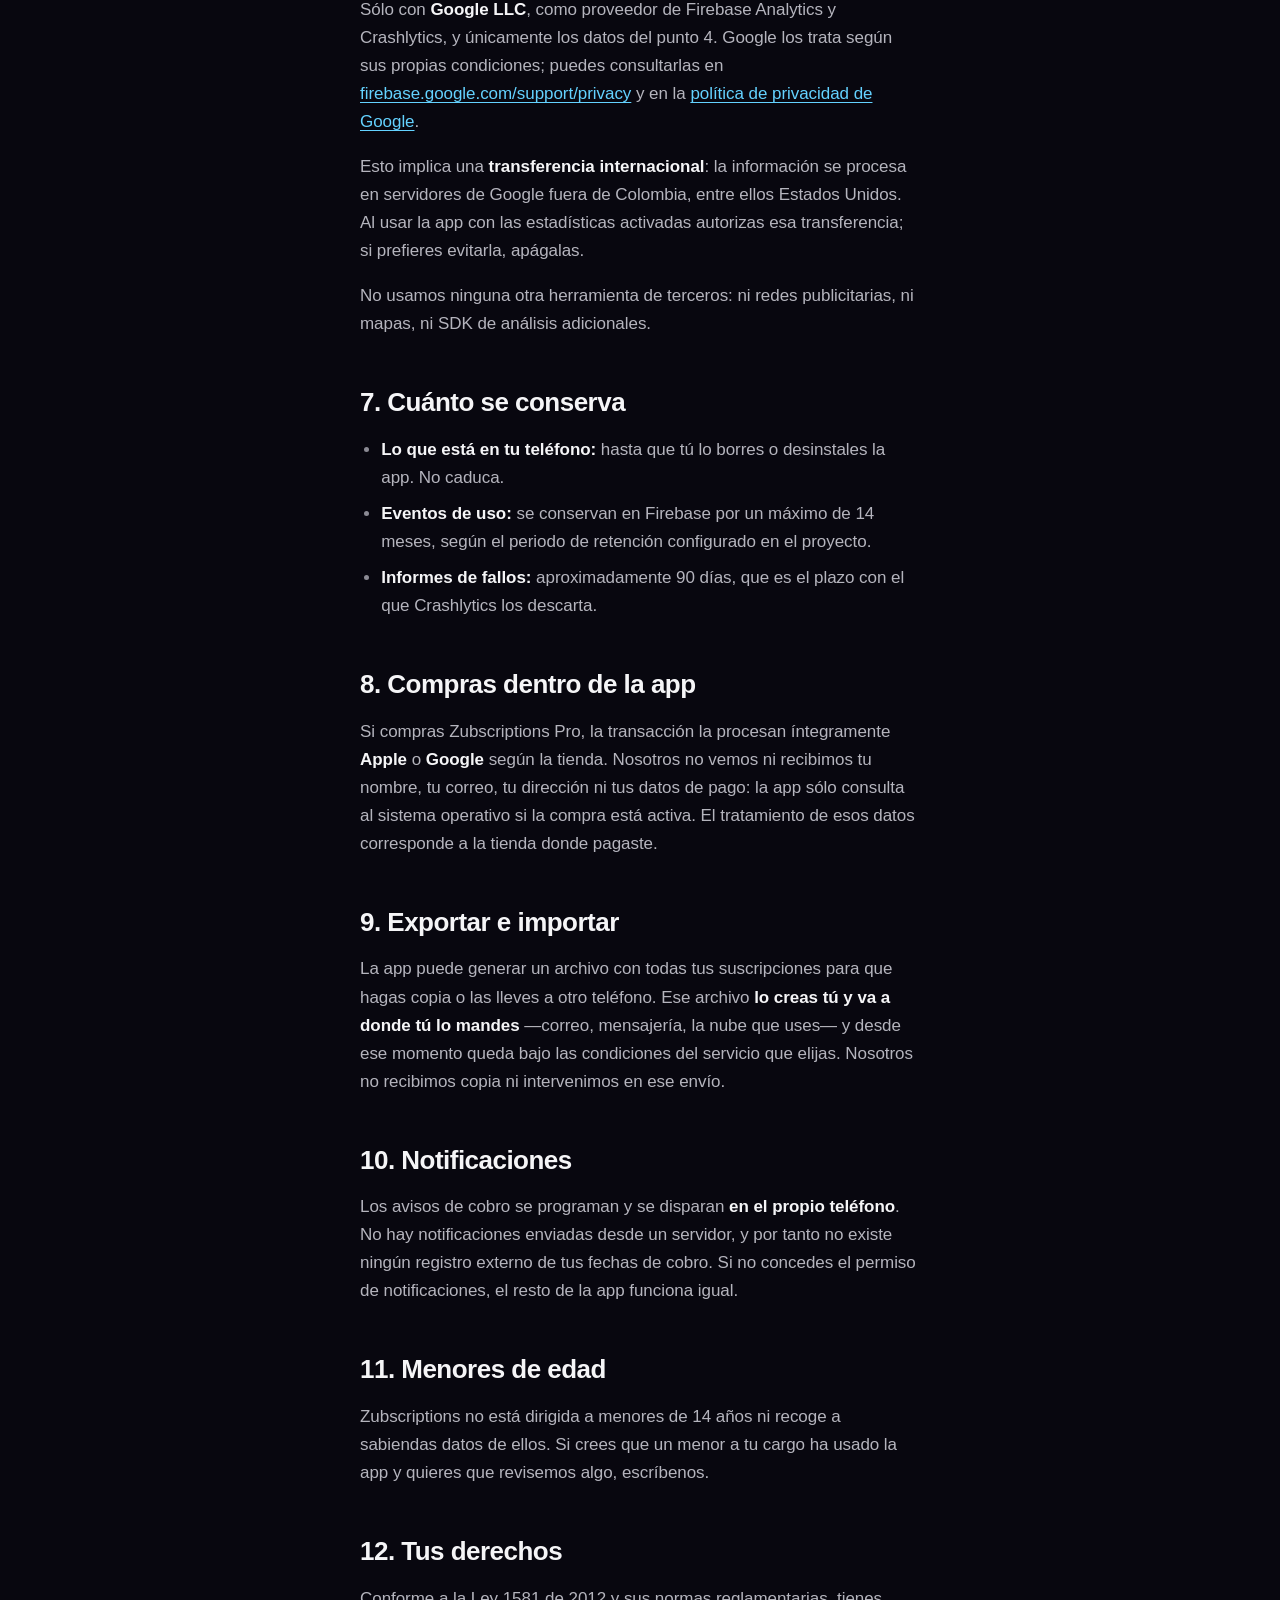
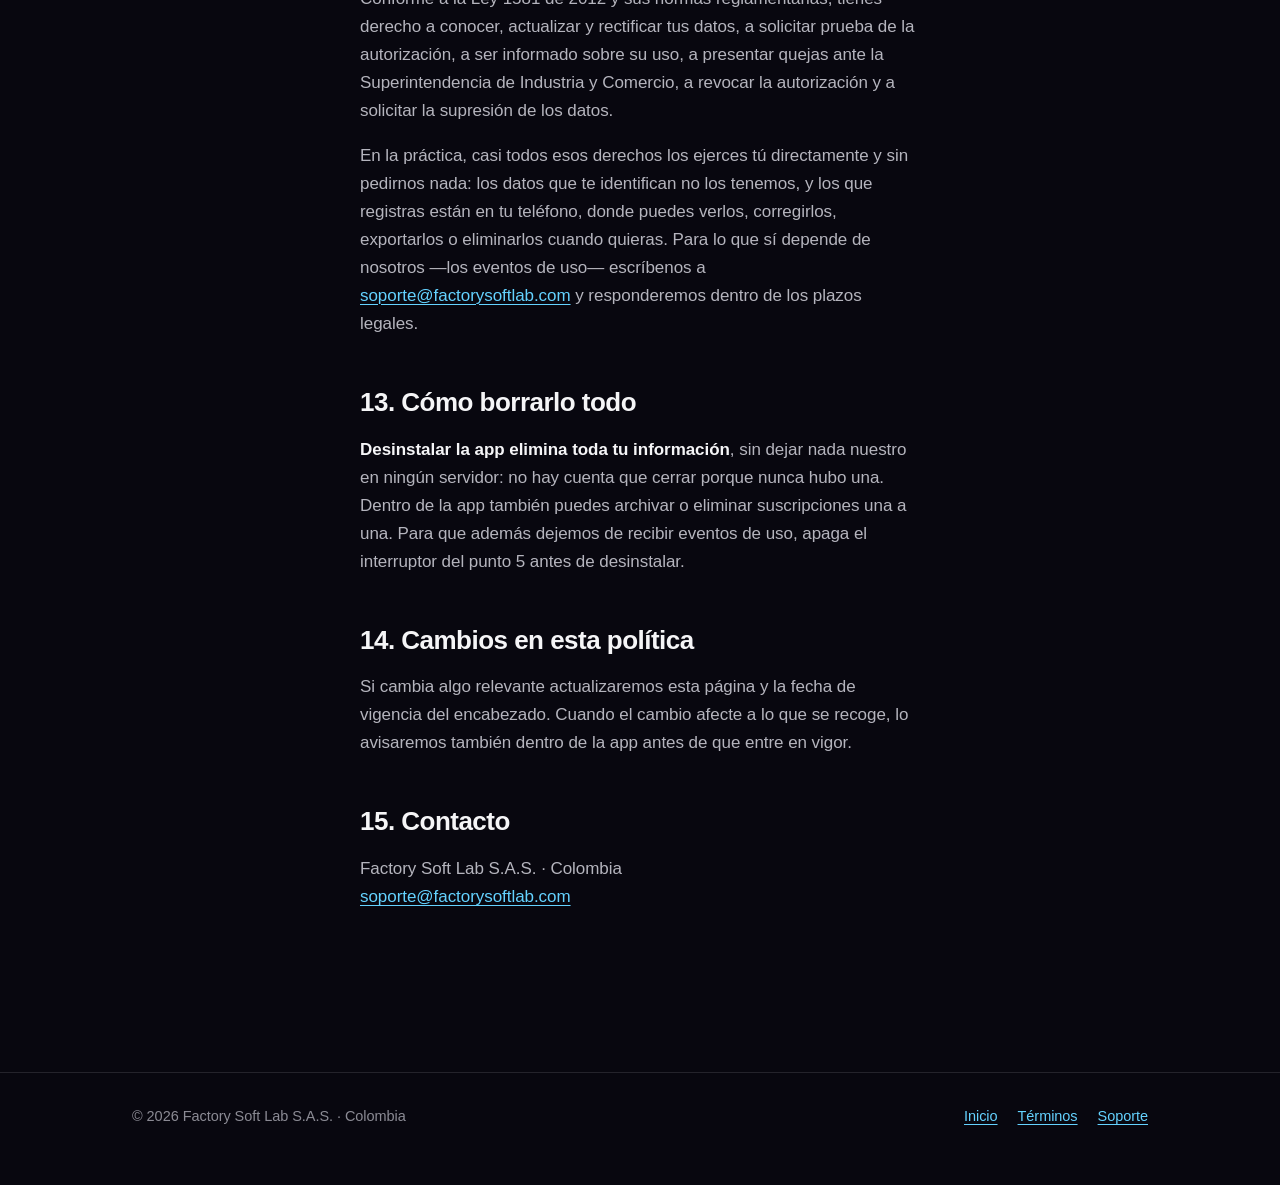
<file: privacidad.html>
<!doctype html>
<html lang="es">
<head>
<meta charset="utf-8">
<meta name="viewport" content="width=device-width, initial-scale=1">
<title>Política de privacidad — Zubscriptions</title>
<meta name="description" content="Qué datos recoge Zubscriptions, cuáles no salen nunca del teléfono y cómo apagar las estadísticas de uso.">
<link rel="icon" href="assets/icon.svg" type="image/svg+xml">
<link rel="stylesheet" href="assets/styles.css">
<link rel="canonical" href="https://zubscriptions.factorysoftlab.com/privacidad.html">
<link rel="alternate" hreflang="en" href="https://zubscriptions.factorysoftlab.com/en/privacy.html">
</head>
<body>

<header class="topbar">
  <div class="wrap bar">
    <a class="brand" href="./"><img src="assets/icon.svg" alt="">Zubscriptions</a>
    <nav>
      <a href="privacidad.html" aria-current="page">Privacidad</a>
      <a href="terminos.html">Términos</a>
      <a href="soporte.html">Soporte</a>
      <a class="lang" href="en/privacy.html" hreflang="en">EN</a>
    </nav>
  </div>
</header>

<main>
  <div class="wrap doc">

    <span class="eyebrow">Documento legal</span>
    <h1>Política de privacidad</h1>
    <p class="meta">
      Vigente desde el 11 de agosto de 2026 · Aplica a la aplicación móvil
      Zubscriptions para iOS y Android.
    </p>

    <p class="lede">
      Zubscriptions no tiene cuentas de usuario ni servidor propio. Lo que
      registras —qué pagas, cuánto y cuándo— se queda guardado dentro de la app,
      en tu teléfono. Este documento explica la única excepción y cómo apagarla.
    </p>

    <nav class="toc" aria-label="Contenido">
      <p>Contenido</p>
      <ol>
        <li><a href="#responsable">Quién responde</a></li>
        <li><a href="#no-recogemos">Lo que no recogemos</a></li>
        <li><a href="#en-tu-telefono">Lo que se guarda en tu teléfono</a></li>
        <li><a href="#si-enviamos">Lo que sí se envía</a></li>
        <li><a href="#apagar">Cómo apagarlo</a></li>
        <li><a href="#terceros">Con quién se comparte</a></li>
        <li><a href="#conservacion">Cuánto se conserva</a></li>
        <li><a href="#compras">Compras dentro de la app</a></li>
        <li><a href="#exportar">Exportar e importar</a></li>
        <li><a href="#notificaciones">Notificaciones</a></li>
        <li><a href="#menores">Menores de edad</a></li>
        <li><a href="#derechos">Tus derechos</a></li>
        <li><a href="#borrar">Cómo borrarlo todo</a></li>
        <li><a href="#cambios">Cambios</a></li>
        <li><a href="#contacto">Contacto</a></li>
      </ol>
    </nav>

    <section id="responsable">
      <h2>1. Quién responde por estos datos</h2>
      <p>
        El responsable del tratamiento es <strong>Factory Soft Lab S.A.S.</strong>,
        sociedad domiciliada en Colombia, desarrolladora de Zubscriptions.
        Cualquier asunto relacionado con esta política se atiende en
        <a href="mailto:soporte@factorysoftlab.com">soporte@factorysoftlab.com</a>.
      </p>
    </section>

    <section id="no-recogemos">
      <h2>2. Lo que no recogemos</h2>
      <p>Para que quede dicho antes que nada, Zubscriptions <strong>no</strong>:</p>
      <ul>
        <li>pide registro, correo, teléfono ni contraseña: no hay cuentas de usuario;</li>
        <li>se conecta a tu banco ni a las plataformas que pagas, ni lee movimientos;</li>
        <li>guarda números de tarjeta: el «método de pago» es sólo una etiqueta que tú escribes;</li>
        <li>accede a tu ubicación, tu cámara, tu micrófono, tus contactos, tus fotos ni tu agenda;</li>
        <li>muestra publicidad ni usa identificadores publicitarios (no hay IDFA ni el aviso de rastreo de iOS);</li>
        <li>vende, alquila ni cede tus datos a nadie.</li>
      </ul>
    </section>

    <section id="en-tu-telefono">
      <h2>3. Lo que se guarda en tu teléfono</h2>
      <p>
        Todo lo que registras en la app se almacena en una base de datos local, en
        el espacio privado que el sistema operativo reserva para Zubscriptions:
        nombres de servicios, montos, monedas, ciclos de cobro, fechas, categorías,
        notas, beneficios, participantes de una suscripción compartida y tus
        preferencias.
      </p>
      <p>
        <strong>Nada de esto se transmite.</strong> No hay copia en la nube, no hay
        sincronización entre dispositivos y nosotros no tenemos forma de verlo.
        Si el teléfono se pierde o desinstalas la app, esos datos desaparecen con
        ella; por eso existe la exportación (punto&nbsp;9).
      </p>
    </section>

    <section id="si-enviamos">
      <h2>4. Lo que sí se envía</h2>
      <p>
        La única información que sale del dispositivo son <strong>estadísticas de
        uso e informes de fallos</strong>, procesados con Firebase Analytics y
        Firebase Crashlytics (Google). Sirven para saber qué se usa y qué se rompe.
      </p>

      <div class="table-scroll">
        <table>
          <thead>
            <tr><th>Qué se envía</th><th>Ejemplo</th></tr>
          </thead>
          <tbody>
            <tr>
              <td>Pantallas que se abren</td>
              <td><code>screen_view</code> con un nombre fijo de una lista cerrada: <code>home</code>, <code>dashboard</code>, <code>settings</code>…</td>
            </tr>
            <tr>
              <td>Botones que se pulsan</td>
              <td><code>button_tap</code> con la pantalla y el nombre del botón, también de una lista cerrada</td>
            </tr>
            <tr>
              <td>Acciones de la app, sin su contenido</td>
              <td>que se creó, pausó o archivó una suscripción; que se exportó o importó; que se vio la pantalla de compra</td>
            </tr>
            <tr>
              <td>Cuántas suscripciones tienes, por tramos</td>
              <td><code>4_7</code>, <code>8_15</code>, <code>31_PLUS</code> — nunca la cifra exacta</td>
            </tr>
            <tr>
              <td>Datos técnicos del fallo</td>
              <td>modelo del dispositivo, versión del sistema, versión de la app y el rastro del error</td>
            </tr>
          </tbody>
        </table>
      </div>

      <p class="note">
        <strong>Lo que estos eventos nunca llevan:</strong> el nombre de un servicio,
        un monto, una fecha, una nota, un participante ni ningún texto que hayas
        escrito. La app tampoco asigna un identificador de usuario ni atributos de
        perfil. Un evento dice «se creó una suscripción», jamás «se creó Netflix
        por 44.900 el día 3».
      </p>

      <p>
        Firebase asigna un identificador de instalación al dispositivo y registra el
        país aproximado deducido de la dirección IP, como parte del funcionamiento
        normal de la herramienta. Ese identificador se reinicia si desinstalas la
        app o si desactivas las estadísticas.
      </p>
    </section>

    <section id="apagar">
      <h2>5. Cómo apagarlo</h2>
      <p>
        En <strong>Ajustes → Privacidad → Estadísticas de uso</strong> hay un
        interruptor que apaga a la vez las estadísticas y los informes de fallos.
        Viene activado; al desactivarlo, la app deja de enviar cualquier dato de
        inmediato y no vuelve a hacerlo hasta que lo enciendas otra vez. La
        preferencia se guarda en el teléfono y se lee antes de arrancar Firebase,
        de modo que apagado significa apagado también en el siguiente inicio.
      </p>
      <p>Puedes usar toda la app con el interruptor apagado. No se pierde ninguna función.</p>
    </section>

    <section id="terceros">
      <h2>6. Con quién se comparte</h2>
      <p>
        Sólo con <strong>Google LLC</strong>, como proveedor de Firebase Analytics y
        Crashlytics, y únicamente los datos del punto 4. Google los trata según sus
        propias condiciones; puedes consultarlas en
        <a href="https://firebase.google.com/support/privacy" rel="noopener">firebase.google.com/support/privacy</a>
        y en la
        <a href="https://policies.google.com/privacy" rel="noopener">política de privacidad de Google</a>.
      </p>
      <p>
        Esto implica una <strong>transferencia internacional</strong>: la
        información se procesa en servidores de Google fuera de Colombia, entre
        ellos Estados Unidos. Al usar la app con las estadísticas activadas
        autorizas esa transferencia; si prefieres evitarla, apágalas.
      </p>
      <p>
        No usamos ninguna otra herramienta de terceros: ni redes publicitarias, ni
        mapas, ni SDK de análisis adicionales.
      </p>
    </section>

    <section id="conservacion">
      <h2>7. Cuánto se conserva</h2>
      <ul>
        <li><strong>Lo que está en tu teléfono:</strong> hasta que tú lo borres o desinstales la app. No caduca.</li>
        <li><strong>Eventos de uso:</strong> se conservan en Firebase por un máximo de 14 meses, según el periodo de retención configurado en el proyecto.</li>
        <li><strong>Informes de fallos:</strong> aproximadamente 90 días, que es el plazo con el que Crashlytics los descarta.</li>
      </ul>
    </section>

    <section id="compras">
      <h2>8. Compras dentro de la app</h2>
      <p>
        Si compras Zubscriptions Pro, la transacción la procesan íntegramente
        <strong>Apple</strong> o <strong>Google</strong> según la tienda. Nosotros no
        vemos ni recibimos tu nombre, tu correo, tu dirección ni tus datos de pago:
        la app sólo consulta al sistema operativo si la compra está activa. El
        tratamiento de esos datos corresponde a la tienda donde pagaste.
      </p>
    </section>

    <section id="exportar">
      <h2>9. Exportar e importar</h2>
      <p>
        La app puede generar un archivo con todas tus suscripciones para que hagas
        copia o las lleves a otro teléfono. Ese archivo <strong>lo creas tú y va a
        donde tú lo mandes</strong> —correo, mensajería, la nube que uses— y desde
        ese momento queda bajo las condiciones del servicio que elijas. Nosotros no
        recibimos copia ni intervenimos en ese envío.
      </p>
    </section>

    <section id="notificaciones">
      <h2>10. Notificaciones</h2>
      <p>
        Los avisos de cobro se programan y se disparan <strong>en el propio
        teléfono</strong>. No hay notificaciones enviadas desde un servidor, y por
        tanto no existe ningún registro externo de tus fechas de cobro. Si no
        concedes el permiso de notificaciones, el resto de la app funciona igual.
      </p>
    </section>

    <section id="menores">
      <h2>11. Menores de edad</h2>
      <p>
        Zubscriptions no está dirigida a menores de 14 años ni recoge a sabiendas
        datos de ellos. Si crees que un menor a tu cargo ha usado la app y quieres
        que revisemos algo, escríbenos.
      </p>
    </section>

    <section id="derechos">
      <h2>12. Tus derechos</h2>
      <p>
        Conforme a la Ley 1581 de 2012 y sus normas reglamentarias, tienes derecho a
        conocer, actualizar y rectificar tus datos, a solicitar prueba de la
        autorización, a ser informado sobre su uso, a presentar quejas ante la
        Superintendencia de Industria y Comercio, a revocar la autorización y a
        solicitar la supresión de los datos.
      </p>
      <p>
        En la práctica, casi todos esos derechos los ejerces tú directamente y sin
        pedirnos nada: los datos que te identifican no los tenemos, y los que
        registras están en tu teléfono, donde puedes verlos, corregirlos, exportarlos
        o eliminarlos cuando quieras. Para lo que sí depende de nosotros —los
        eventos de uso— escríbenos a
        <a href="mailto:soporte@factorysoftlab.com">soporte@factorysoftlab.com</a>
        y responderemos dentro de los plazos legales.
      </p>
    </section>

    <section id="borrar">
      <h2>13. Cómo borrarlo todo</h2>
      <p>
        <strong>Desinstalar la app elimina toda tu información</strong>, sin dejar
        nada nuestro en ningún servidor: no hay cuenta que cerrar porque nunca hubo
        una. Dentro de la app también puedes archivar o eliminar suscripciones una a
        una. Para que además dejemos de recibir eventos de uso, apaga el interruptor
        del punto 5 antes de desinstalar.
      </p>
    </section>

    <section id="cambios">
      <h2>14. Cambios en esta política</h2>
      <p>
        Si cambia algo relevante actualizaremos esta página y la fecha de vigencia
        del encabezado. Cuando el cambio afecte a lo que se recoge, lo avisaremos
        también dentro de la app antes de que entre en vigor.
      </p>
    </section>

    <section id="contacto">
      <h2>15. Contacto</h2>
      <p>
        Factory Soft Lab S.A.S. · Colombia<br>
        <a href="mailto:soporte@factorysoftlab.com">soporte@factorysoftlab.com</a>
      </p>
    </section>

  </div>
</main>

<footer>
  <div class="wrap">
    <span>© 2026 Factory Soft Lab S.A.S. · Colombia</span>
    <nav>
      <a href="./">Inicio</a>
      <a href="terminos.html">Términos</a>
      <a href="soporte.html">Soporte</a>
    </nav>
  </div>
</footer>

</body>
</html>
</file>
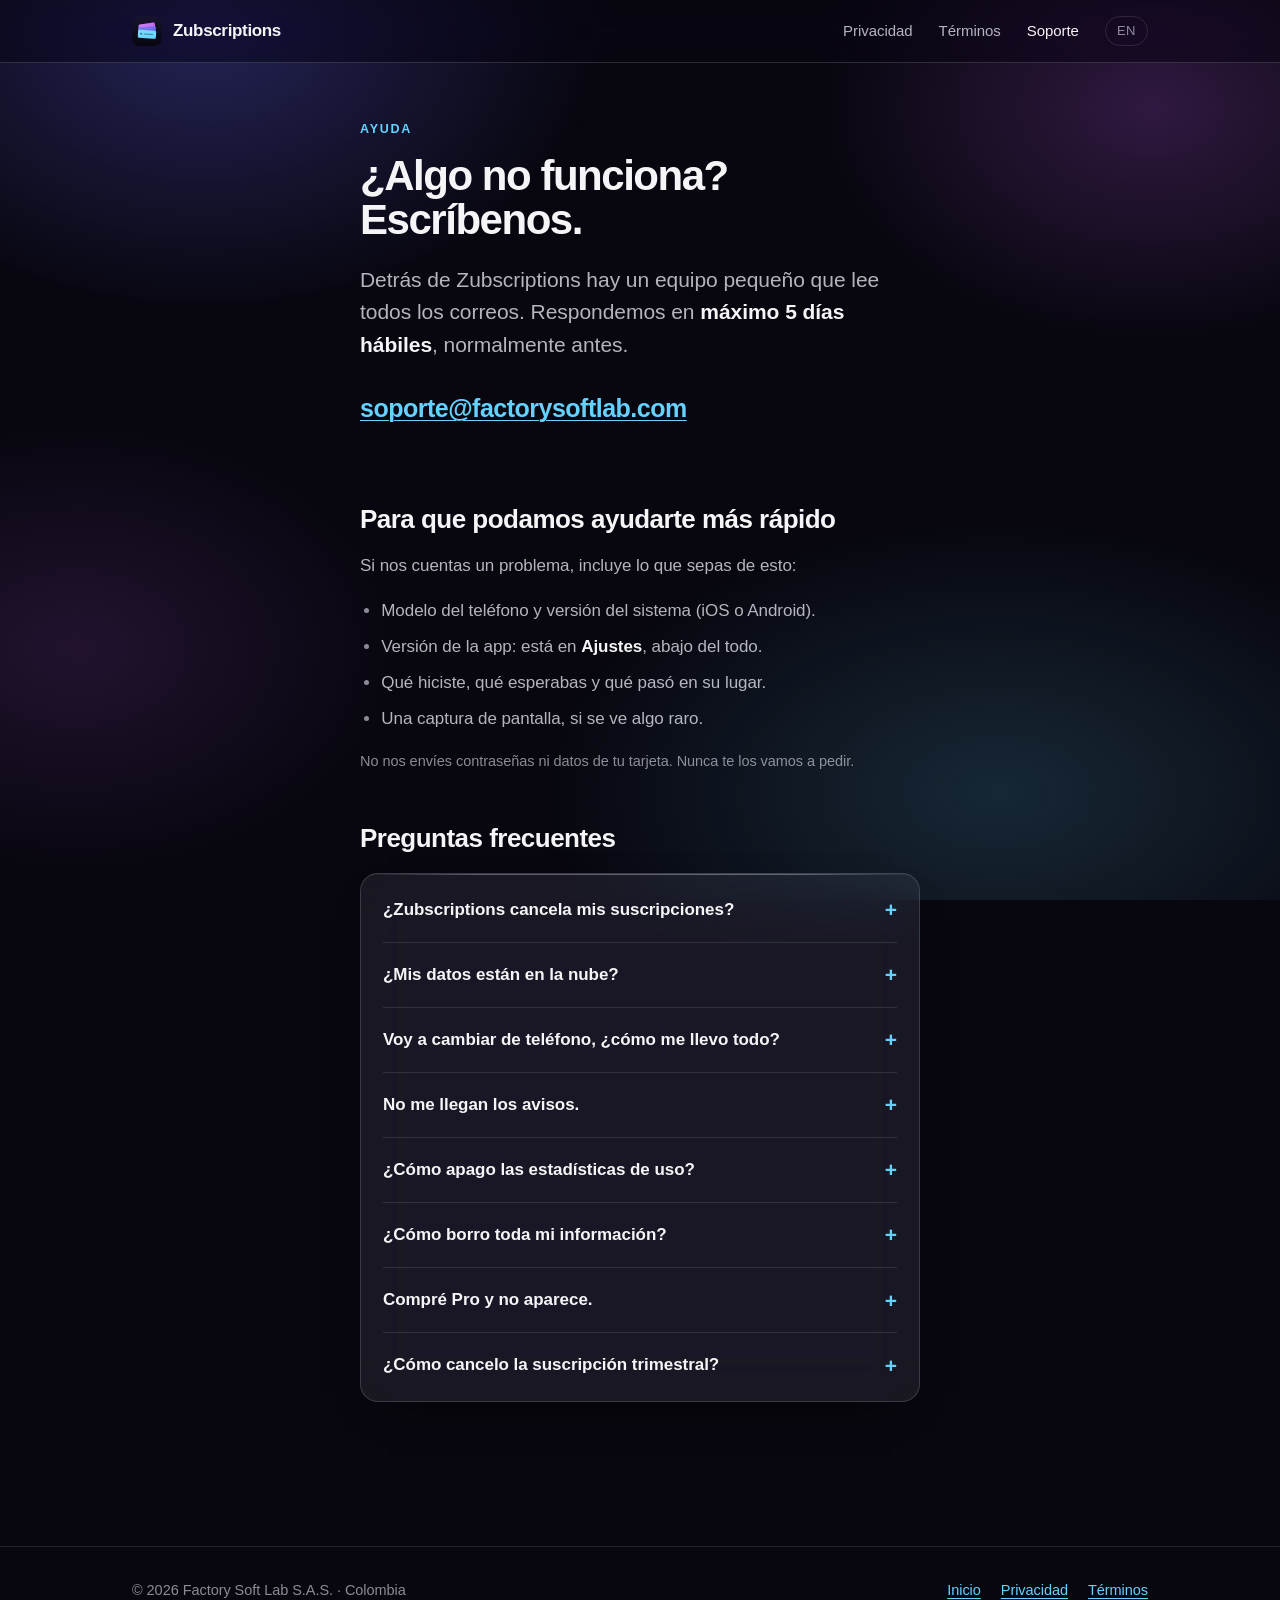
<file: soporte.html>
<!doctype html>
<html lang="es">
<head>
<meta charset="utf-8">
<meta name="viewport" content="width=device-width, initial-scale=1">
<title>Soporte — Zubscriptions</title>
<meta name="description" content="Ayuda con Zubscriptions: escríbenos a soporte@factorysoftlab.com y consulta las preguntas frecuentes.">
<link rel="icon" href="assets/icon.svg" type="image/svg+xml">
<link rel="stylesheet" href="assets/styles.css">
<link rel="canonical" href="https://zubscriptions.factorysoftlab.com/soporte.html">
<link rel="alternate" hreflang="en" href="https://zubscriptions.factorysoftlab.com/en/support.html">
</head>
<body>

<header class="topbar">
  <div class="wrap bar">
    <a class="brand" href="./"><img src="assets/icon.svg" alt="">Zubscriptions</a>
    <nav>
      <a href="privacidad.html">Privacidad</a>
      <a href="terminos.html">Términos</a>
      <a href="soporte.html" aria-current="page">Soporte</a>
      <a class="lang" href="en/support.html" hreflang="en">EN</a>
    </nav>
  </div>
</header>

<main>
  <div class="wrap doc">

    <span class="eyebrow">Ayuda</span>
    <h1>¿Algo no funciona? Escríbenos.</h1>
    <p class="lede">
      Detrás de Zubscriptions hay un equipo pequeño que lee todos los correos.
      Respondemos en <strong>máximo 5 días hábiles</strong>, normalmente antes.
    </p>

    <p class="mail"><a href="mailto:soporte@factorysoftlab.com">soporte@factorysoftlab.com</a></p>

    <h2>Para que podamos ayudarte más rápido</h2>
    <p>Si nos cuentas un problema, incluye lo que sepas de esto:</p>
    <ul>
      <li>Modelo del teléfono y versión del sistema (iOS o Android).</li>
      <li>Versión de la app: está en <strong>Ajustes</strong>, abajo del todo.</li>
      <li>Qué hiciste, qué esperabas y qué pasó en su lugar.</li>
      <li>Una captura de pantalla, si se ve algo raro.</li>
    </ul>
    <p class="meta">
      No nos envíes contraseñas ni datos de tu tarjeta. Nunca te los vamos a pedir.
    </p>

    <h2>Preguntas frecuentes</h2>
    <div class="faq">

      <details>
        <summary>¿Zubscriptions cancela mis suscripciones?</summary>
        <p>
          No. La app lleva el registro y te avisa antes del cobro, pero cancelar hay
          que hacerlo con cada proveedor. Esa es también la razón por la que puedes
          fijar el aviso con 7, 3 o 1 día de antelación: para que te dé tiempo.
        </p>
      </details>

      <details>
        <summary>¿Mis datos están en la nube?</summary>
        <p>
          No. Todo se guarda en tu teléfono, en una base de datos local dentro de la
          app. No hay cuentas ni servidor, así que tampoco hay copia de seguridad
          automática. Está explicado en la
          <a href="privacidad.html">política de privacidad</a>.
        </p>
      </details>

      <details>
        <summary>Voy a cambiar de teléfono, ¿cómo me llevo todo?</summary>
        <p>
          En <strong>Ajustes → Exportar</strong> la app genera un archivo con todas
          tus suscripciones. Guárdalo o mándatelo, y en el teléfono nuevo usa
          <strong>Ajustes → Importar</strong>. Vale la pena hacerlo de vez en cuando
          aunque no cambies de equipo.
        </p>
      </details>

      <details>
        <summary>No me llegan los avisos.</summary>
        <p>
          Casi siempre es el permiso de notificaciones o el ahorro de energía.
          Comprueba que Zubscriptions tenga permiso en los ajustes del sistema, que
          no esté restringida en segundo plano y que el modo de bajo consumo esté
          apagado. Si aun así no llegan, escríbenos con el modelo del teléfono.
        </p>
      </details>

      <details>
        <summary>¿Cómo apago las estadísticas de uso?</summary>
        <p>
          En <strong>Ajustes → Privacidad → Estadísticas de uso</strong>. Al
          desactivarlo, la app deja de enviar eventos e informes de fallos de
          inmediato, y no pierdes ninguna función.
        </p>
      </details>

      <details>
        <summary>¿Cómo borro toda mi información?</summary>
        <p>
          Desinstalando la app. Como no hay cuenta ni servidor, con eso desaparece
          todo. Exporta antes si quieres conservar una copia.
        </p>
      </details>

      <details>
        <summary>Compré Pro y no aparece.</summary>
        <p>
          Usa <strong>Restaurar compras</strong> en la pantalla de Pro, con la misma
          cuenta de App Store o Google Play con la que compraste. Si sigue sin
          aparecer, escríbenos indicando la tienda y la fecha de la compra.
        </p>
      </details>

      <details>
        <summary>¿Cómo cancelo la suscripción trimestral?</summary>
        <p>
          Desde los ajustes de tu cuenta de tienda: en iPhone, <em>Ajustes → tu
          nombre → Suscripciones</em>; en Android, <em>Google Play → Pagos y
          suscripciones</em>. Desinstalar la app no la cancela.
        </p>
      </details>

    </div>

  </div>
</main>

<footer>
  <div class="wrap">
    <span>© 2026 Factory Soft Lab S.A.S. · Colombia</span>
    <nav>
      <a href="./">Inicio</a>
      <a href="privacidad.html">Privacidad</a>
      <a href="terminos.html">Términos</a>
    </nav>
  </div>
</footer>

</body>
</html>
</file>
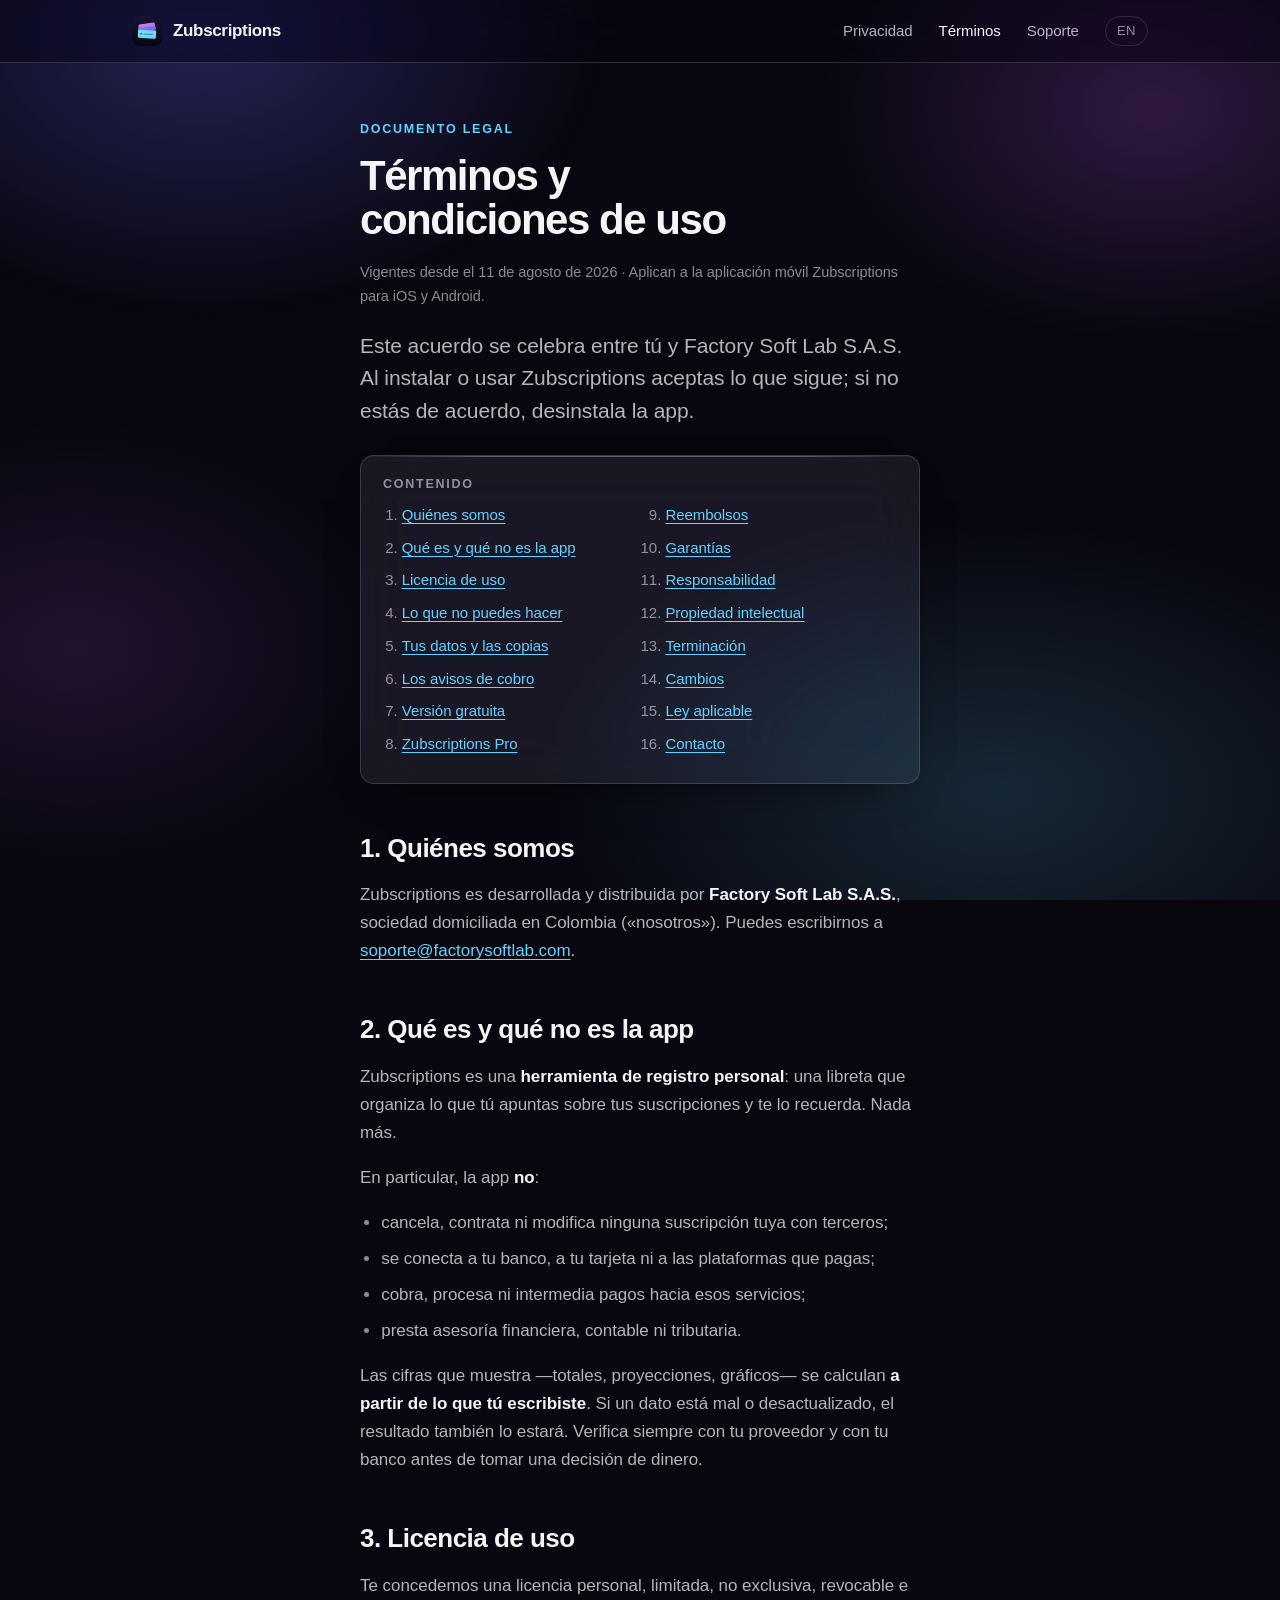
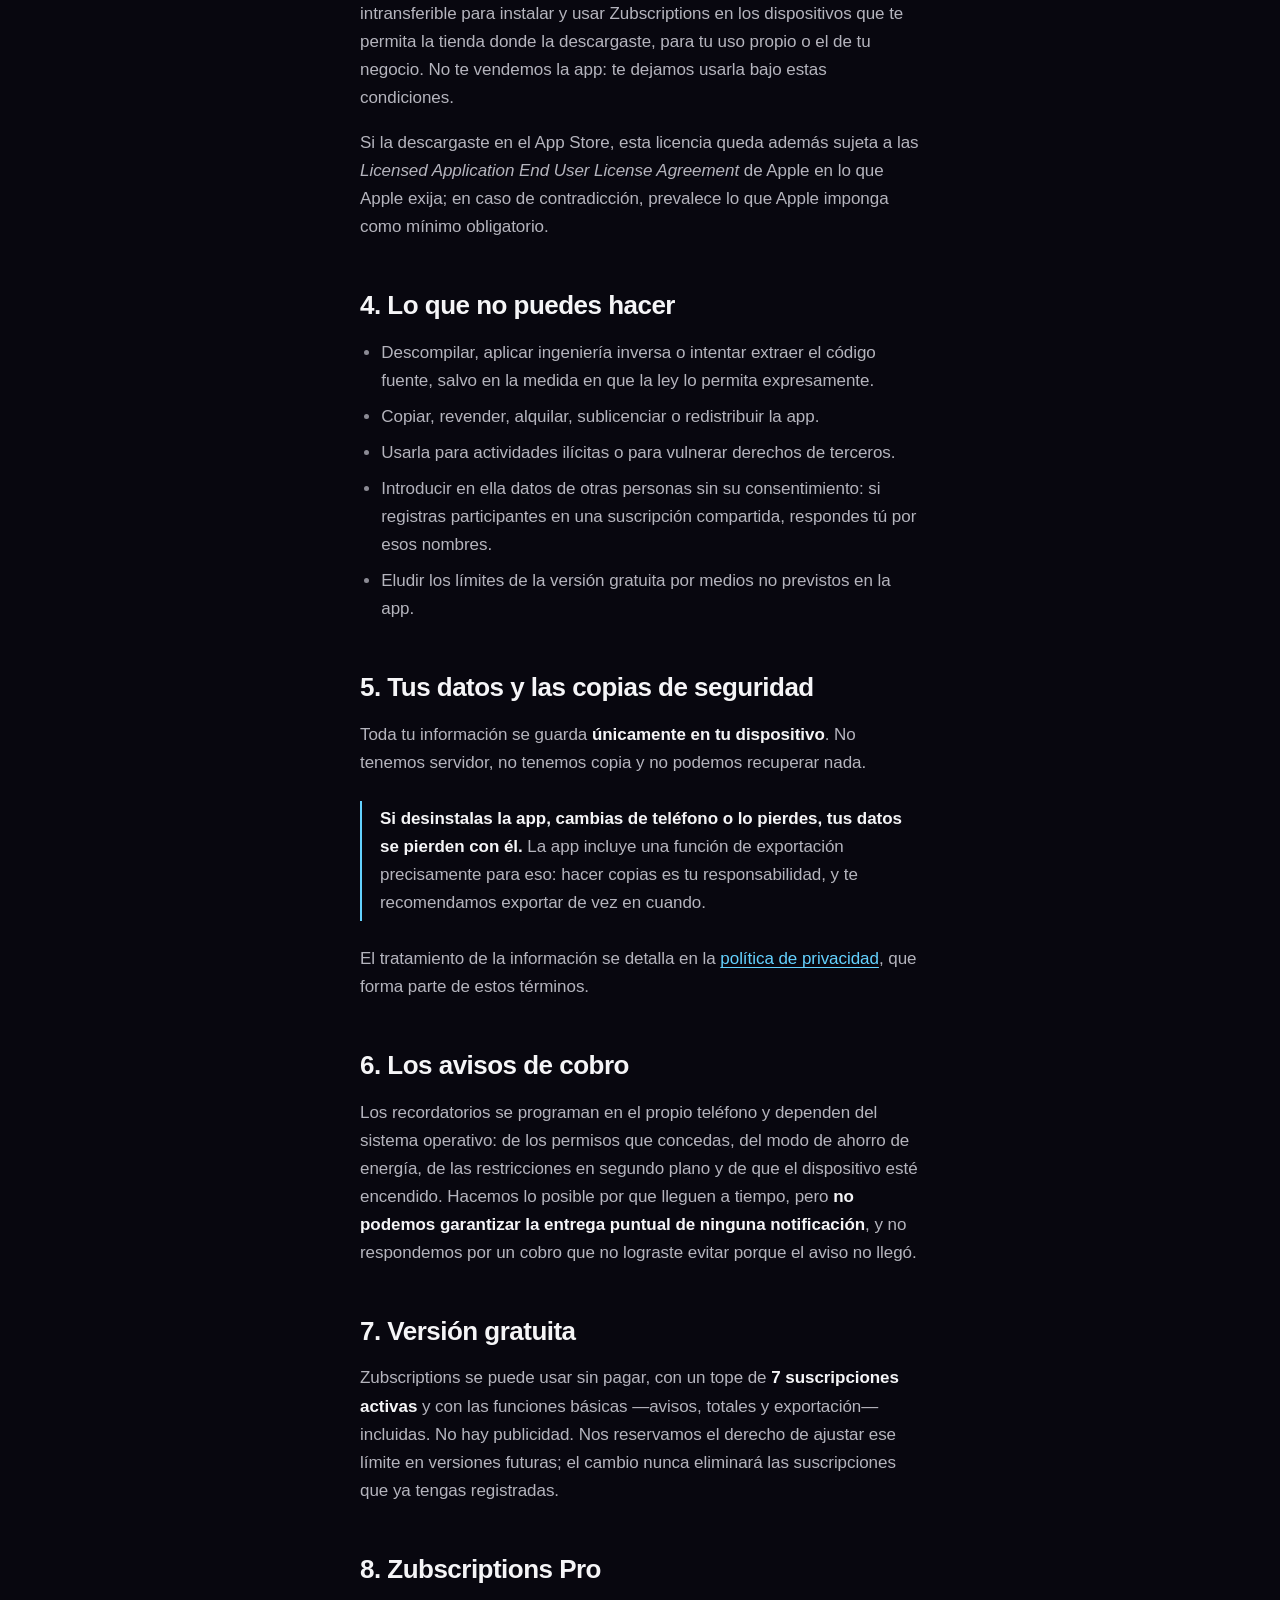
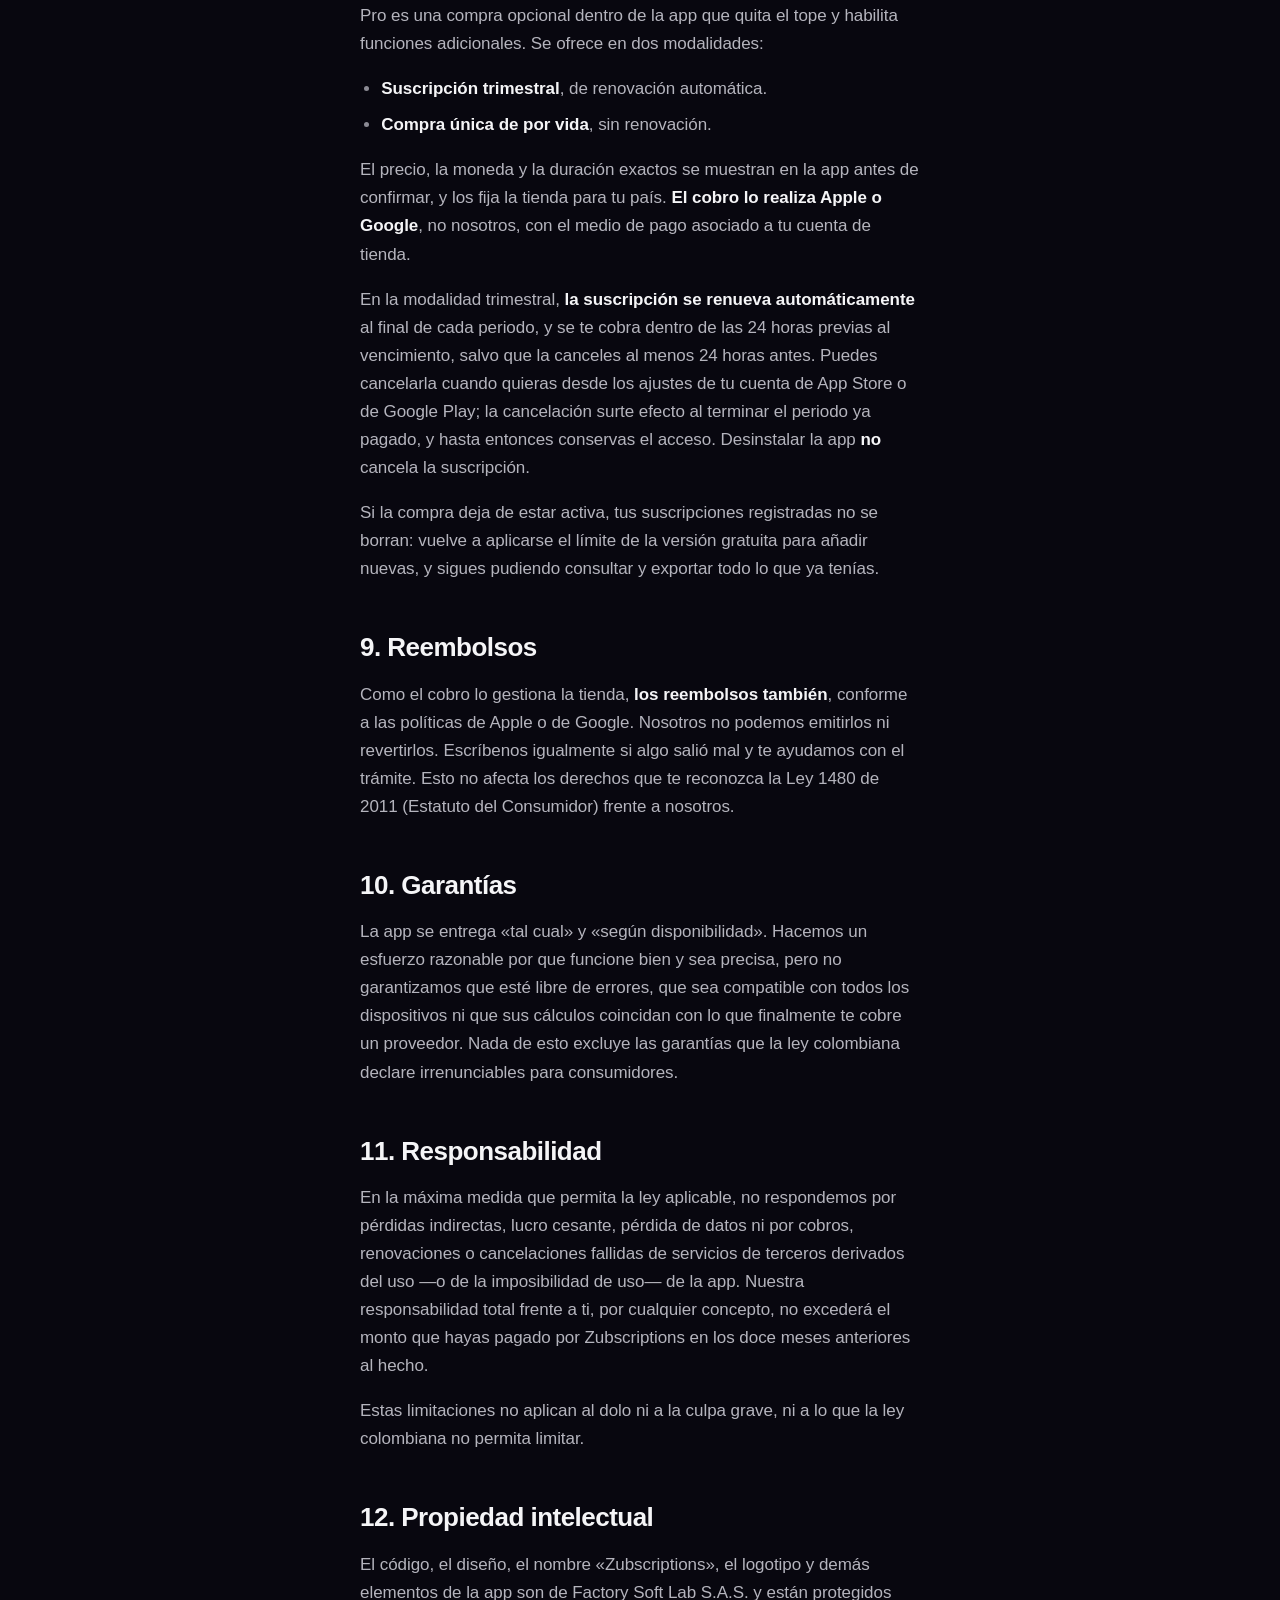
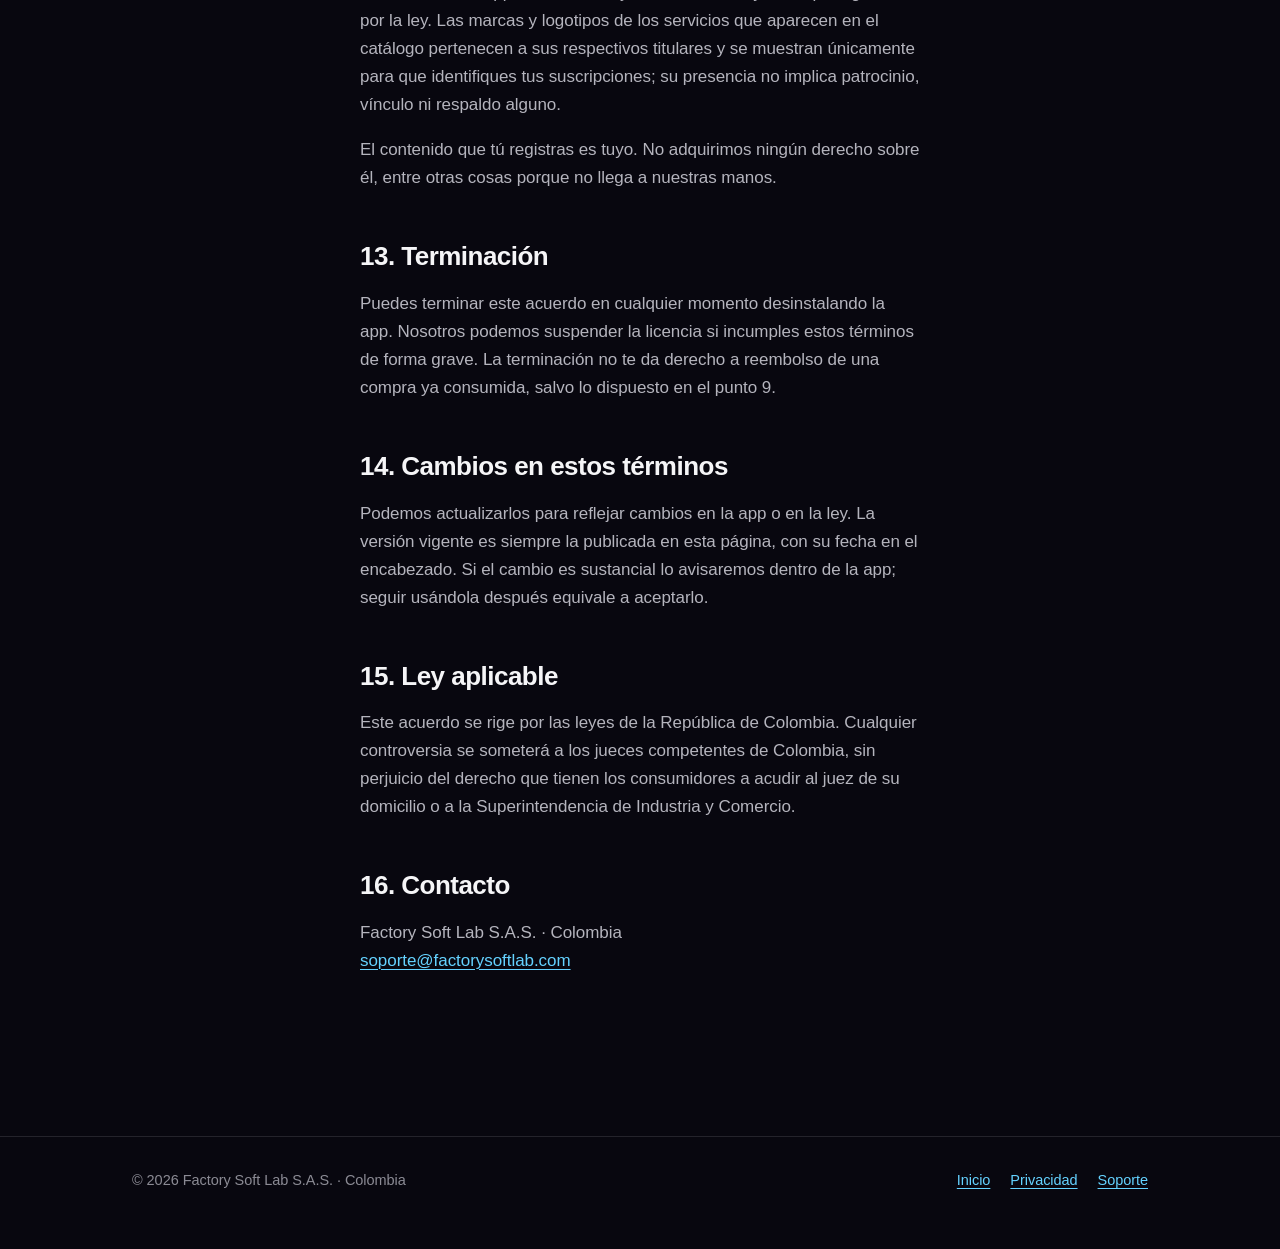
<file: terminos.html>
<!doctype html>
<html lang="es">
<head>
<meta charset="utf-8">
<meta name="viewport" content="width=device-width, initial-scale=1">
<title>Términos y condiciones — Zubscriptions</title>
<meta name="description" content="Condiciones de uso de Zubscriptions: licencia, compras, responsabilidad y ley aplicable.">
<link rel="icon" href="assets/icon.svg" type="image/svg+xml">
<link rel="stylesheet" href="assets/styles.css">
<link rel="canonical" href="https://zubscriptions.factorysoftlab.com/terminos.html">
<link rel="alternate" hreflang="en" href="https://zubscriptions.factorysoftlab.com/en/terms.html">
</head>
<body>

<header class="topbar">
  <div class="wrap bar">
    <a class="brand" href="./"><img src="assets/icon.svg" alt="">Zubscriptions</a>
    <nav>
      <a href="privacidad.html">Privacidad</a>
      <a href="terminos.html" aria-current="page">Términos</a>
      <a href="soporte.html">Soporte</a>
      <a class="lang" href="en/terms.html" hreflang="en">EN</a>
    </nav>
  </div>
</header>

<main>
  <div class="wrap doc">

    <span class="eyebrow">Documento legal</span>
    <h1>Términos y condiciones de uso</h1>
    <p class="meta">
      Vigentes desde el 11 de agosto de 2026 · Aplican a la aplicación móvil
      Zubscriptions para iOS y Android.
    </p>

    <p class="lede">
      Este acuerdo se celebra entre tú y Factory Soft Lab S.A.S. Al instalar o usar
      Zubscriptions aceptas lo que sigue; si no estás de acuerdo, desinstala la app.
    </p>

    <nav class="toc" aria-label="Contenido">
      <p>Contenido</p>
      <ol>
        <li><a href="#quienes">Quiénes somos</a></li>
        <li><a href="#que-es">Qué es y qué no es la app</a></li>
        <li><a href="#licencia">Licencia de uso</a></li>
        <li><a href="#uso">Lo que no puedes hacer</a></li>
        <li><a href="#tus-datos">Tus datos y las copias</a></li>
        <li><a href="#avisos">Los avisos de cobro</a></li>
        <li><a href="#gratis">Versión gratuita</a></li>
        <li><a href="#pro">Zubscriptions Pro</a></li>
        <li><a href="#reembolsos">Reembolsos</a></li>
        <li><a href="#garantias">Garantías</a></li>
        <li><a href="#responsabilidad">Responsabilidad</a></li>
        <li><a href="#propiedad">Propiedad intelectual</a></li>
        <li><a href="#terminacion">Terminación</a></li>
        <li><a href="#cambios">Cambios</a></li>
        <li><a href="#ley">Ley aplicable</a></li>
        <li><a href="#contacto">Contacto</a></li>
      </ol>
    </nav>

    <section id="quienes">
      <h2>1. Quiénes somos</h2>
      <p>
        Zubscriptions es desarrollada y distribuida por <strong>Factory Soft Lab
        S.A.S.</strong>, sociedad domiciliada en Colombia («nosotros»). Puedes
        escribirnos a
        <a href="mailto:soporte@factorysoftlab.com">soporte@factorysoftlab.com</a>.
      </p>
    </section>

    <section id="que-es">
      <h2>2. Qué es y qué no es la app</h2>
      <p>
        Zubscriptions es una <strong>herramienta de registro personal</strong>: una
        libreta que organiza lo que tú apuntas sobre tus suscripciones y te lo
        recuerda. Nada más.
      </p>
      <p>En particular, la app <strong>no</strong>:</p>
      <ul>
        <li>cancela, contrata ni modifica ninguna suscripción tuya con terceros;</li>
        <li>se conecta a tu banco, a tu tarjeta ni a las plataformas que pagas;</li>
        <li>cobra, procesa ni intermedia pagos hacia esos servicios;</li>
        <li>presta asesoría financiera, contable ni tributaria.</li>
      </ul>
      <p>
        Las cifras que muestra —totales, proyecciones, gráficos— se calculan
        <strong>a partir de lo que tú escribiste</strong>. Si un dato está mal o
        desactualizado, el resultado también lo estará. Verifica siempre con tu
        proveedor y con tu banco antes de tomar una decisión de dinero.
      </p>
    </section>

    <section id="licencia">
      <h2>3. Licencia de uso</h2>
      <p>
        Te concedemos una licencia personal, limitada, no exclusiva, revocable e
        intransferible para instalar y usar Zubscriptions en los dispositivos que te
        permita la tienda donde la descargaste, para tu uso propio o el de tu
        negocio. No te vendemos la app: te dejamos usarla bajo estas condiciones.
      </p>
      <p>
        Si la descargaste en el App Store, esta licencia queda además sujeta a las
        <em>Licensed Application End User License Agreement</em> de Apple en lo que
        Apple exija; en caso de contradicción, prevalece lo que Apple imponga como
        mínimo obligatorio.
      </p>
    </section>

    <section id="uso">
      <h2>4. Lo que no puedes hacer</h2>
      <ul>
        <li>Descompilar, aplicar ingeniería inversa o intentar extraer el código fuente, salvo en la medida en que la ley lo permita expresamente.</li>
        <li>Copiar, revender, alquilar, sublicenciar o redistribuir la app.</li>
        <li>Usarla para actividades ilícitas o para vulnerar derechos de terceros.</li>
        <li>Introducir en ella datos de otras personas sin su consentimiento: si registras participantes en una suscripción compartida, respondes tú por esos nombres.</li>
        <li>Eludir los límites de la versión gratuita por medios no previstos en la app.</li>
      </ul>
    </section>

    <section id="tus-datos">
      <h2>5. Tus datos y las copias de seguridad</h2>
      <p>
        Toda tu información se guarda <strong>únicamente en tu dispositivo</strong>.
        No tenemos servidor, no tenemos copia y no podemos recuperar nada.
      </p>
      <p class="note">
        <strong>Si desinstalas la app, cambias de teléfono o lo pierdes, tus datos se
        pierden con él.</strong> La app incluye una función de exportación
        precisamente para eso: hacer copias es tu responsabilidad, y te recomendamos
        exportar de vez en cuando.
      </p>
      <p>
        El tratamiento de la información se detalla en la
        <a href="privacidad.html">política de privacidad</a>, que forma parte de
        estos términos.
      </p>
    </section>

    <section id="avisos">
      <h2>6. Los avisos de cobro</h2>
      <p>
        Los recordatorios se programan en el propio teléfono y dependen del sistema
        operativo: de los permisos que concedas, del modo de ahorro de energía, de
        las restricciones en segundo plano y de que el dispositivo esté encendido.
        Hacemos lo posible por que lleguen a tiempo, pero <strong>no podemos
        garantizar la entrega puntual de ninguna notificación</strong>, y no
        respondemos por un cobro que no lograste evitar porque el aviso no llegó.
      </p>
    </section>

    <section id="gratis">
      <h2>7. Versión gratuita</h2>
      <p>
        Zubscriptions se puede usar sin pagar, con un tope de <strong>7
        suscripciones activas</strong> y con las funciones básicas —avisos, totales y
        exportación— incluidas. No hay publicidad. Nos reservamos el derecho de
        ajustar ese límite en versiones futuras; el cambio nunca eliminará las
        suscripciones que ya tengas registradas.
      </p>
    </section>

    <section id="pro">
      <h2>8. Zubscriptions Pro</h2>
      <p>
        Pro es una compra opcional dentro de la app que quita el tope y habilita
        funciones adicionales. Se ofrece en dos modalidades:
      </p>
      <ul>
        <li><strong>Suscripción trimestral</strong>, de renovación automática.</li>
        <li><strong>Compra única de por vida</strong>, sin renovación.</li>
      </ul>
      <p>
        El precio, la moneda y la duración exactos se muestran en la app antes de
        confirmar, y los fija la tienda para tu país. <strong>El cobro lo realiza
        Apple o Google</strong>, no nosotros, con el medio de pago asociado a tu
        cuenta de tienda.
      </p>
      <p>
        En la modalidad trimestral, <strong>la suscripción se renueva
        automáticamente</strong> al final de cada periodo, y se te cobra dentro de
        las 24 horas previas al vencimiento, salvo que la canceles al menos 24 horas
        antes. Puedes cancelarla cuando quieras desde los ajustes de tu cuenta de App
        Store o de Google Play; la cancelación surte efecto al terminar el periodo ya
        pagado, y hasta entonces conservas el acceso. Desinstalar la app
        <strong>no</strong> cancela la suscripción.
      </p>
      <p>
        Si la compra deja de estar activa, tus suscripciones registradas no se
        borran: vuelve a aplicarse el límite de la versión gratuita para añadir
        nuevas, y sigues pudiendo consultar y exportar todo lo que ya tenías.
      </p>
    </section>

    <section id="reembolsos">
      <h2>9. Reembolsos</h2>
      <p>
        Como el cobro lo gestiona la tienda, <strong>los reembolsos también</strong>,
        conforme a las políticas de Apple o de Google. Nosotros no podemos emitirlos
        ni revertirlos. Escríbenos igualmente si algo salió mal y te ayudamos con el
        trámite. Esto no afecta los derechos que te reconozca la Ley 1480 de 2011
        (Estatuto del Consumidor) frente a nosotros.
      </p>
    </section>

    <section id="garantias">
      <h2>10. Garantías</h2>
      <p>
        La app se entrega «tal cual» y «según disponibilidad». Hacemos un esfuerzo
        razonable por que funcione bien y sea precisa, pero no garantizamos que esté
        libre de errores, que sea compatible con todos los dispositivos ni que sus
        cálculos coincidan con lo que finalmente te cobre un proveedor. Nada de esto
        excluye las garantías que la ley colombiana declare irrenunciables para
        consumidores.
      </p>
    </section>

    <section id="responsabilidad">
      <h2>11. Responsabilidad</h2>
      <p>
        En la máxima medida que permita la ley aplicable, no respondemos por
        pérdidas indirectas, lucro cesante, pérdida de datos ni por cobros,
        renovaciones o cancelaciones fallidas de servicios de terceros derivados del
        uso —o de la imposibilidad de uso— de la app. Nuestra responsabilidad total
        frente a ti, por cualquier concepto, no excederá el monto que hayas pagado
        por Zubscriptions en los doce meses anteriores al hecho.
      </p>
      <p>
        Estas limitaciones no aplican al dolo ni a la culpa grave, ni a lo que la ley
        colombiana no permita limitar.
      </p>
    </section>

    <section id="propiedad">
      <h2>12. Propiedad intelectual</h2>
      <p>
        El código, el diseño, el nombre «Zubscriptions», el logotipo y demás
        elementos de la app son de Factory Soft Lab S.A.S. y están protegidos por la
        ley. Las marcas y logotipos de los servicios que aparecen en el catálogo
        pertenecen a sus respectivos titulares y se muestran únicamente para que
        identifiques tus suscripciones; su presencia no implica patrocinio, vínculo
        ni respaldo alguno.
      </p>
      <p>
        El contenido que tú registras es tuyo. No adquirimos ningún derecho sobre él,
        entre otras cosas porque no llega a nuestras manos.
      </p>
    </section>

    <section id="terminacion">
      <h2>13. Terminación</h2>
      <p>
        Puedes terminar este acuerdo en cualquier momento desinstalando la app.
        Nosotros podemos suspender la licencia si incumples estos términos de forma
        grave. La terminación no te da derecho a reembolso de una compra ya
        consumida, salvo lo dispuesto en el punto 9.
      </p>
    </section>

    <section id="cambios">
      <h2>14. Cambios en estos términos</h2>
      <p>
        Podemos actualizarlos para reflejar cambios en la app o en la ley. La versión
        vigente es siempre la publicada en esta página, con su fecha en el
        encabezado. Si el cambio es sustancial lo avisaremos dentro de la app; seguir
        usándola después equivale a aceptarlo.
      </p>
    </section>

    <section id="ley">
      <h2>15. Ley aplicable</h2>
      <p>
        Este acuerdo se rige por las leyes de la República de Colombia. Cualquier
        controversia se someterá a los jueces competentes de Colombia, sin perjuicio
        del derecho que tienen los consumidores a acudir al juez de su domicilio o a
        la Superintendencia de Industria y Comercio.
      </p>
    </section>

    <section id="contacto">
      <h2>16. Contacto</h2>
      <p>
        Factory Soft Lab S.A.S. · Colombia<br>
        <a href="mailto:soporte@factorysoftlab.com">soporte@factorysoftlab.com</a>
      </p>
    </section>

  </div>
</main>

<footer>
  <div class="wrap">
    <span>© 2026 Factory Soft Lab S.A.S. · Colombia</span>
    <nav>
      <a href="./">Inicio</a>
      <a href="privacidad.html">Privacidad</a>
      <a href="soporte.html">Soporte</a>
    </nav>
  </div>
</footer>

</body>
</html>
</file>
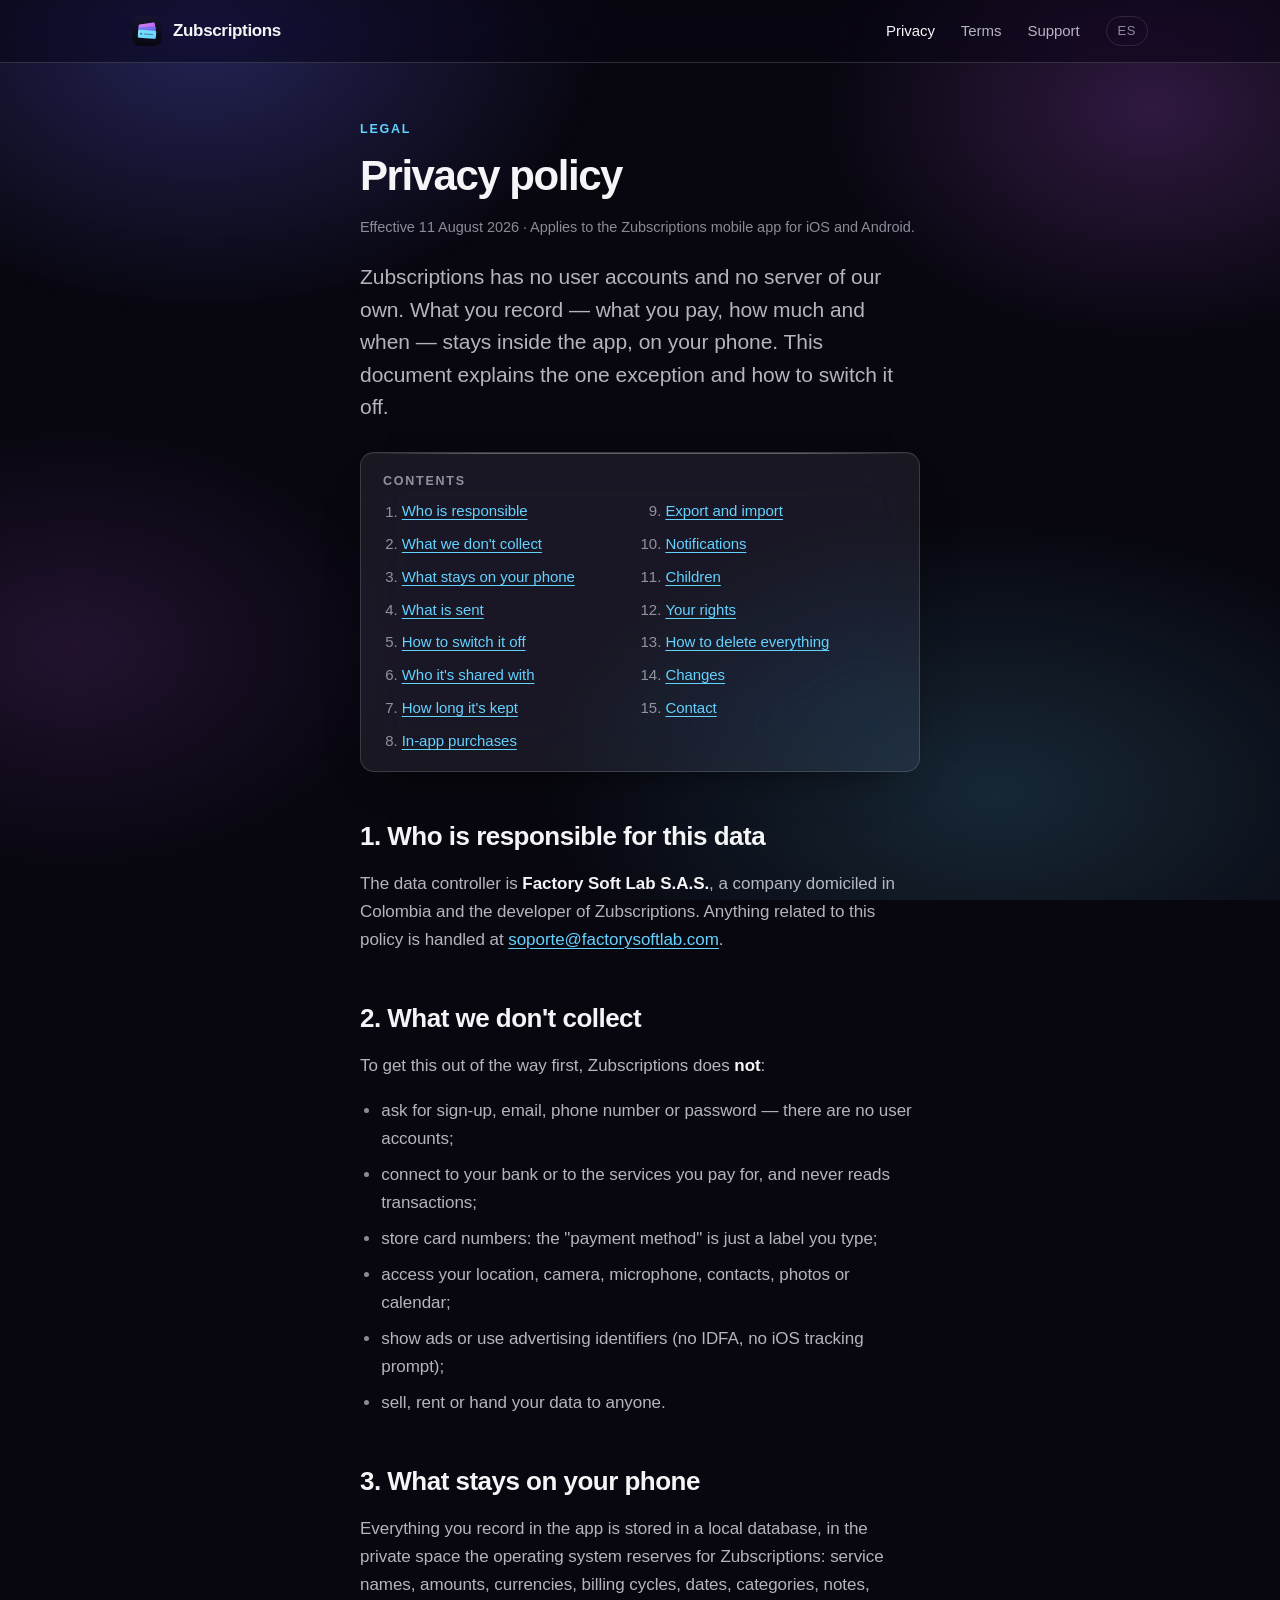
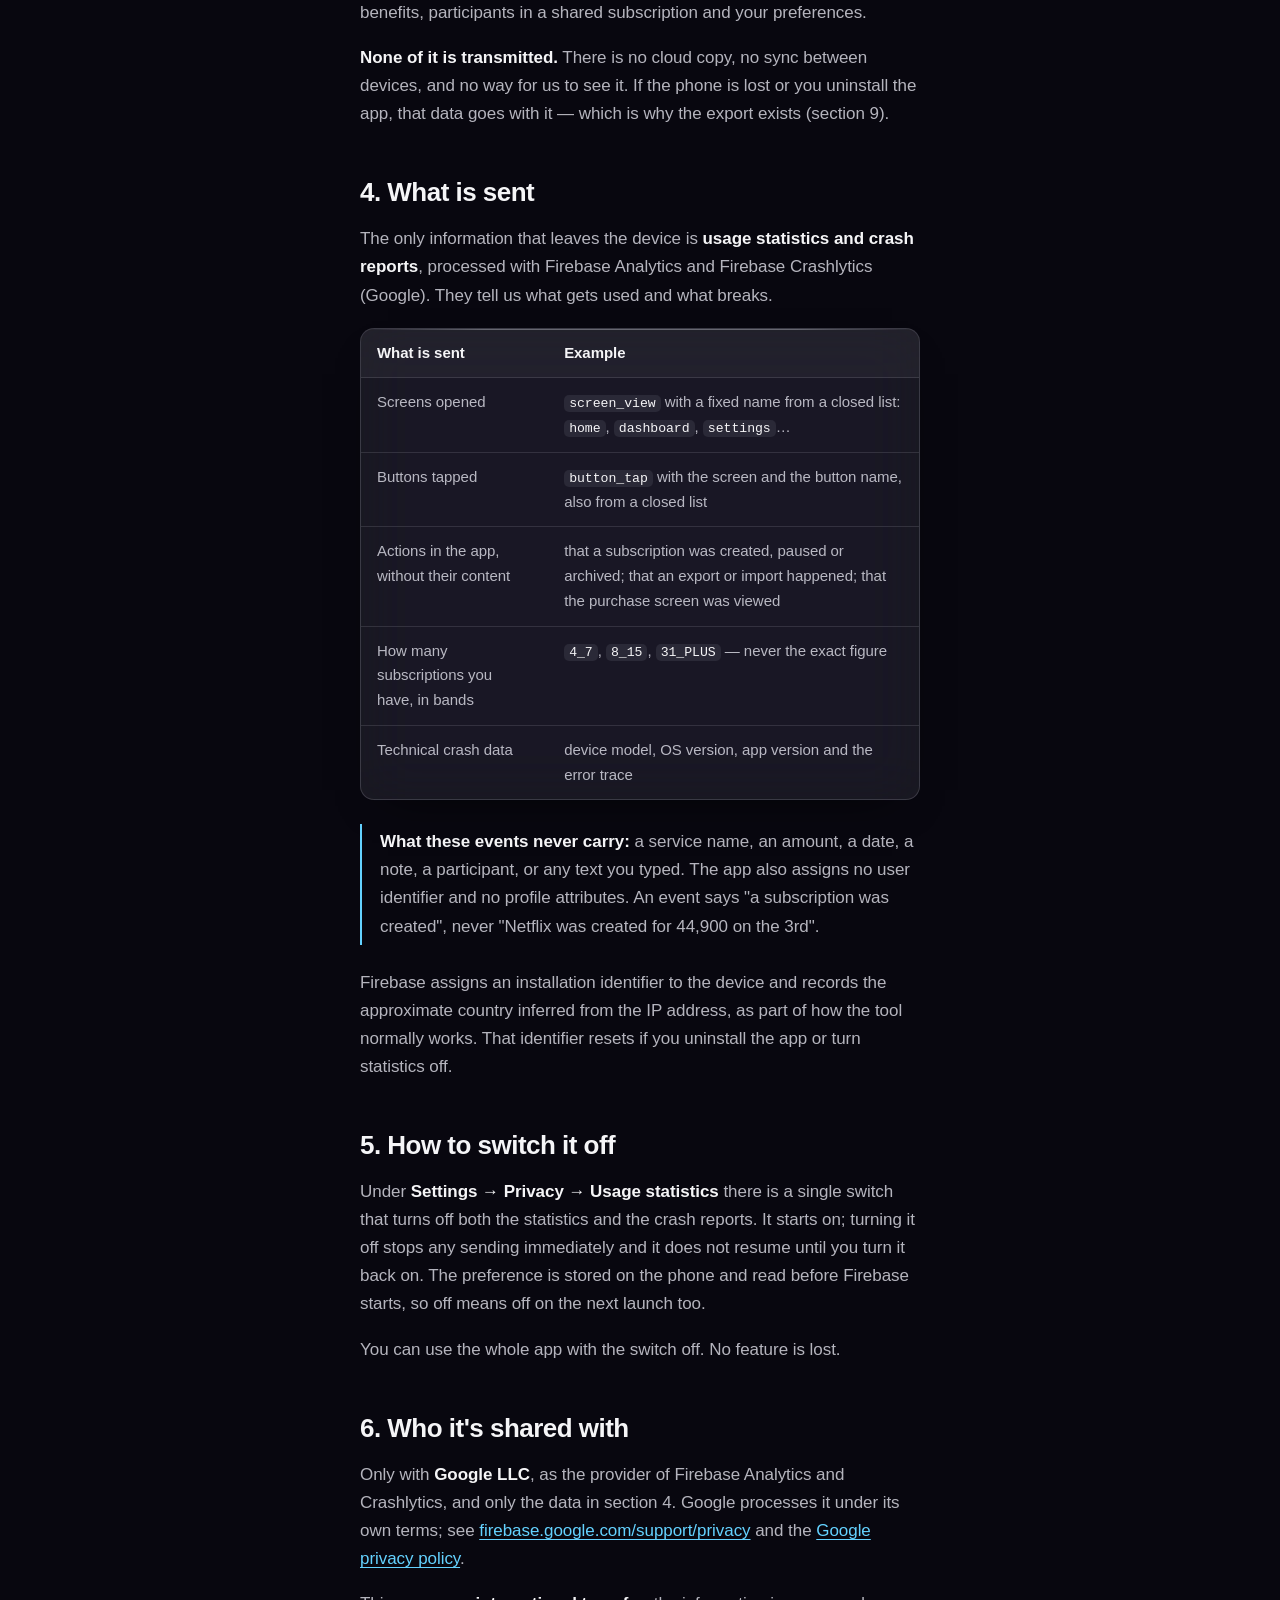
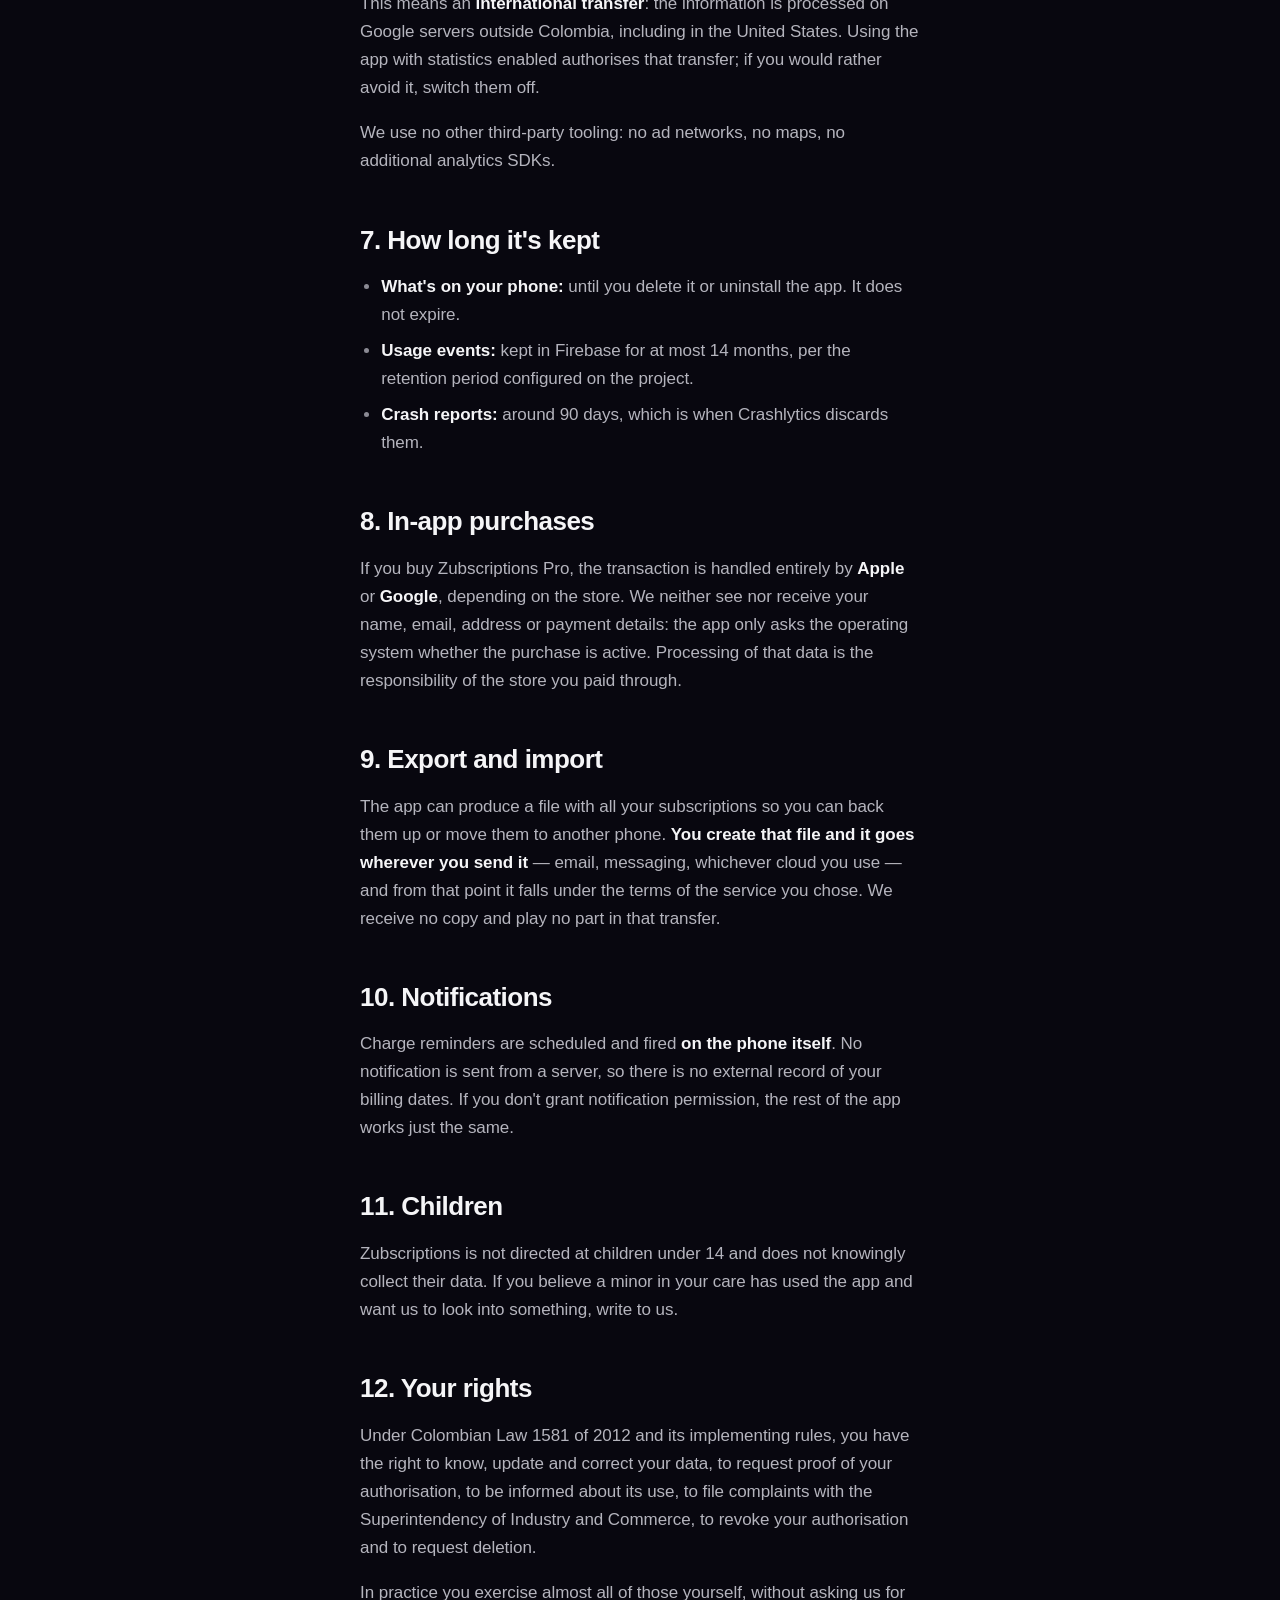
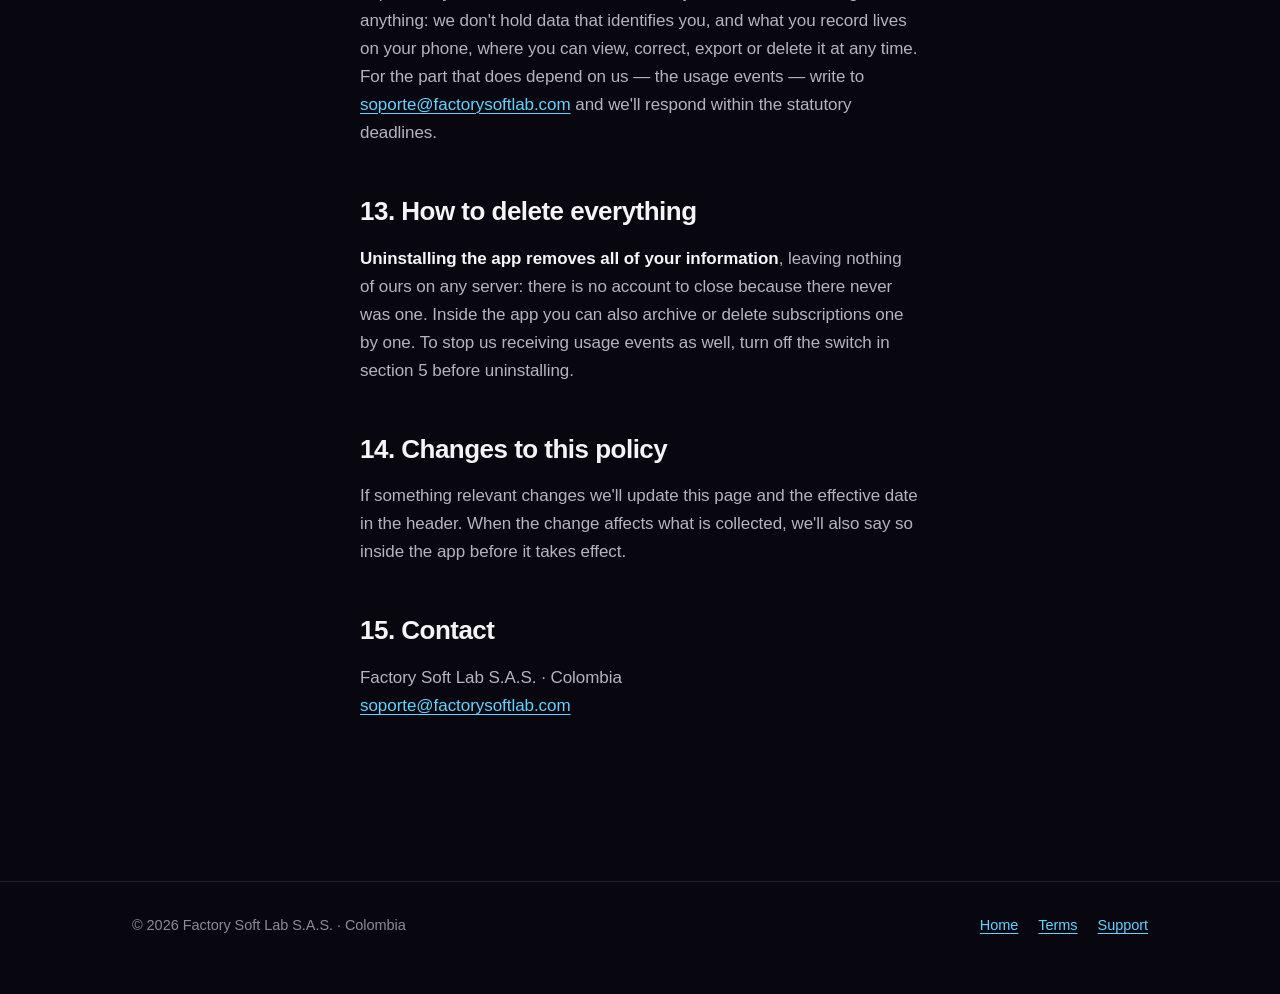
<file: en/privacy.html>
<!doctype html>
<html lang="en">
<head>
<meta charset="utf-8">
<meta name="viewport" content="width=device-width, initial-scale=1">
<title>Privacy policy — Zubscriptions</title>
<meta name="description" content="What Zubscriptions collects, what never leaves your phone, and how to switch usage statistics off.">
<link rel="icon" href="../assets/icon.svg" type="image/svg+xml">
<link rel="stylesheet" href="../assets/styles.css">
<link rel="canonical" href="https://zubscriptions.factorysoftlab.com/en/privacy.html">
<link rel="alternate" hreflang="es" href="https://zubscriptions.factorysoftlab.com/privacidad.html">
</head>
<body>

<header class="topbar">
  <div class="wrap bar">
    <a class="brand" href="./"><img src="../assets/icon.svg" alt="">Zubscriptions</a>
    <nav>
      <a href="privacy.html" aria-current="page">Privacy</a>
      <a href="terms.html">Terms</a>
      <a href="support.html">Support</a>
      <a class="lang" href="../privacidad.html" hreflang="es">ES</a>
    </nav>
  </div>
</header>

<main>
  <div class="wrap doc">

    <span class="eyebrow">Legal</span>
    <h1>Privacy policy</h1>
    <p class="meta">
      Effective 11 August 2026 · Applies to the Zubscriptions mobile app for iOS
      and Android.
    </p>

    <p class="lede">
      Zubscriptions has no user accounts and no server of our own. What you record
      — what you pay, how much and when — stays inside the app, on your phone. This
      document explains the one exception and how to switch it off.
    </p>

    <nav class="toc" aria-label="Contents">
      <p>Contents</p>
      <ol>
        <li><a href="#controller">Who is responsible</a></li>
        <li><a href="#not-collected">What we don't collect</a></li>
        <li><a href="#on-device">What stays on your phone</a></li>
        <li><a href="#sent">What is sent</a></li>
        <li><a href="#opt-out">How to switch it off</a></li>
        <li><a href="#third-parties">Who it's shared with</a></li>
        <li><a href="#retention">How long it's kept</a></li>
        <li><a href="#purchases">In-app purchases</a></li>
        <li><a href="#export">Export and import</a></li>
        <li><a href="#notifications">Notifications</a></li>
        <li><a href="#children">Children</a></li>
        <li><a href="#rights">Your rights</a></li>
        <li><a href="#delete">How to delete everything</a></li>
        <li><a href="#changes">Changes</a></li>
        <li><a href="#contact">Contact</a></li>
      </ol>
    </nav>

    <section id="controller">
      <h2>1. Who is responsible for this data</h2>
      <p>
        The data controller is <strong>Factory Soft Lab S.A.S.</strong>, a company
        domiciled in Colombia and the developer of Zubscriptions. Anything related
        to this policy is handled at
        <a href="mailto:soporte@factorysoftlab.com">soporte@factorysoftlab.com</a>.
      </p>
    </section>

    <section id="not-collected">
      <h2>2. What we don't collect</h2>
      <p>To get this out of the way first, Zubscriptions does <strong>not</strong>:</p>
      <ul>
        <li>ask for sign-up, email, phone number or password — there are no user accounts;</li>
        <li>connect to your bank or to the services you pay for, and never reads transactions;</li>
        <li>store card numbers: the "payment method" is just a label you type;</li>
        <li>access your location, camera, microphone, contacts, photos or calendar;</li>
        <li>show ads or use advertising identifiers (no IDFA, no iOS tracking prompt);</li>
        <li>sell, rent or hand your data to anyone.</li>
      </ul>
    </section>

    <section id="on-device">
      <h2>3. What stays on your phone</h2>
      <p>
        Everything you record in the app is stored in a local database, in the
        private space the operating system reserves for Zubscriptions: service
        names, amounts, currencies, billing cycles, dates, categories, notes,
        benefits, participants in a shared subscription and your preferences.
      </p>
      <p>
        <strong>None of it is transmitted.</strong> There is no cloud copy, no
        sync between devices, and no way for us to see it. If the phone is lost or
        you uninstall the app, that data goes with it — which is why the export
        exists (section&nbsp;9).
      </p>
    </section>

    <section id="sent">
      <h2>4. What is sent</h2>
      <p>
        The only information that leaves the device is <strong>usage statistics and
        crash reports</strong>, processed with Firebase Analytics and Firebase
        Crashlytics (Google). They tell us what gets used and what breaks.
      </p>

      <div class="table-scroll">
        <table>
          <thead>
            <tr><th>What is sent</th><th>Example</th></tr>
          </thead>
          <tbody>
            <tr>
              <td>Screens opened</td>
              <td><code>screen_view</code> with a fixed name from a closed list: <code>home</code>, <code>dashboard</code>, <code>settings</code>…</td>
            </tr>
            <tr>
              <td>Buttons tapped</td>
              <td><code>button_tap</code> with the screen and the button name, also from a closed list</td>
            </tr>
            <tr>
              <td>Actions in the app, without their content</td>
              <td>that a subscription was created, paused or archived; that an export or import happened; that the purchase screen was viewed</td>
            </tr>
            <tr>
              <td>How many subscriptions you have, in bands</td>
              <td><code>4_7</code>, <code>8_15</code>, <code>31_PLUS</code> — never the exact figure</td>
            </tr>
            <tr>
              <td>Technical crash data</td>
              <td>device model, OS version, app version and the error trace</td>
            </tr>
          </tbody>
        </table>
      </div>

      <p class="note">
        <strong>What these events never carry:</strong> a service name, an amount, a
        date, a note, a participant, or any text you typed. The app also assigns no
        user identifier and no profile attributes. An event says "a subscription was
        created", never "Netflix was created for 44,900 on the 3rd".
      </p>

      <p>
        Firebase assigns an installation identifier to the device and records the
        approximate country inferred from the IP address, as part of how the tool
        normally works. That identifier resets if you uninstall the app or turn
        statistics off.
      </p>
    </section>

    <section id="opt-out">
      <h2>5. How to switch it off</h2>
      <p>
        Under <strong>Settings → Privacy → Usage statistics</strong> there is a
        single switch that turns off both the statistics and the crash reports. It
        starts on; turning it off stops any sending immediately and it does not
        resume until you turn it back on. The preference is stored on the phone and
        read before Firebase starts, so off means off on the next launch too.
      </p>
      <p>You can use the whole app with the switch off. No feature is lost.</p>
    </section>

    <section id="third-parties">
      <h2>6. Who it's shared with</h2>
      <p>
        Only with <strong>Google LLC</strong>, as the provider of Firebase Analytics
        and Crashlytics, and only the data in section 4. Google processes it under
        its own terms; see
        <a href="https://firebase.google.com/support/privacy" rel="noopener">firebase.google.com/support/privacy</a>
        and the
        <a href="https://policies.google.com/privacy" rel="noopener">Google privacy policy</a>.
      </p>
      <p>
        This means an <strong>international transfer</strong>: the information is
        processed on Google servers outside Colombia, including in the United
        States. Using the app with statistics enabled authorises that transfer; if
        you would rather avoid it, switch them off.
      </p>
      <p>
        We use no other third-party tooling: no ad networks, no maps, no additional
        analytics SDKs.
      </p>
    </section>

    <section id="retention">
      <h2>7. How long it's kept</h2>
      <ul>
        <li><strong>What's on your phone:</strong> until you delete it or uninstall the app. It does not expire.</li>
        <li><strong>Usage events:</strong> kept in Firebase for at most 14 months, per the retention period configured on the project.</li>
        <li><strong>Crash reports:</strong> around 90 days, which is when Crashlytics discards them.</li>
      </ul>
    </section>

    <section id="purchases">
      <h2>8. In-app purchases</h2>
      <p>
        If you buy Zubscriptions Pro, the transaction is handled entirely by
        <strong>Apple</strong> or <strong>Google</strong>, depending on the store. We
        neither see nor receive your name, email, address or payment details: the app
        only asks the operating system whether the purchase is active. Processing of
        that data is the responsibility of the store you paid through.
      </p>
    </section>

    <section id="export">
      <h2>9. Export and import</h2>
      <p>
        The app can produce a file with all your subscriptions so you can back them
        up or move them to another phone. <strong>You create that file and it goes
        wherever you send it</strong> — email, messaging, whichever cloud you use —
        and from that point it falls under the terms of the service you chose. We
        receive no copy and play no part in that transfer.
      </p>
    </section>

    <section id="notifications">
      <h2>10. Notifications</h2>
      <p>
        Charge reminders are scheduled and fired <strong>on the phone itself</strong>.
        No notification is sent from a server, so there is no external record of your
        billing dates. If you don't grant notification permission, the rest of the app
        works just the same.
      </p>
    </section>

    <section id="children">
      <h2>11. Children</h2>
      <p>
        Zubscriptions is not directed at children under 14 and does not knowingly
        collect their data. If you believe a minor in your care has used the app and
        want us to look into something, write to us.
      </p>
    </section>

    <section id="rights">
      <h2>12. Your rights</h2>
      <p>
        Under Colombian Law 1581 of 2012 and its implementing rules, you have the
        right to know, update and correct your data, to request proof of your
        authorisation, to be informed about its use, to file complaints with the
        Superintendency of Industry and Commerce, to revoke your authorisation and to
        request deletion.
      </p>
      <p>
        In practice you exercise almost all of those yourself, without asking us for
        anything: we don't hold data that identifies you, and what you record lives on
        your phone, where you can view, correct, export or delete it at any time. For
        the part that does depend on us — the usage events — write to
        <a href="mailto:soporte@factorysoftlab.com">soporte@factorysoftlab.com</a>
        and we'll respond within the statutory deadlines.
      </p>
    </section>

    <section id="delete">
      <h2>13. How to delete everything</h2>
      <p>
        <strong>Uninstalling the app removes all of your information</strong>, leaving
        nothing of ours on any server: there is no account to close because there
        never was one. Inside the app you can also archive or delete subscriptions one
        by one. To stop us receiving usage events as well, turn off the switch in
        section 5 before uninstalling.
      </p>
    </section>

    <section id="changes">
      <h2>14. Changes to this policy</h2>
      <p>
        If something relevant changes we'll update this page and the effective date in
        the header. When the change affects what is collected, we'll also say so
        inside the app before it takes effect.
      </p>
    </section>

    <section id="contact">
      <h2>15. Contact</h2>
      <p>
        Factory Soft Lab S.A.S. · Colombia<br>
        <a href="mailto:soporte@factorysoftlab.com">soporte@factorysoftlab.com</a>
      </p>
    </section>

  </div>
</main>

<footer>
  <div class="wrap">
    <span>© 2026 Factory Soft Lab S.A.S. · Colombia</span>
    <nav>
      <a href="./">Home</a>
      <a href="terms.html">Terms</a>
      <a href="support.html">Support</a>
    </nav>
  </div>
</footer>

</body>
</html>
</file>
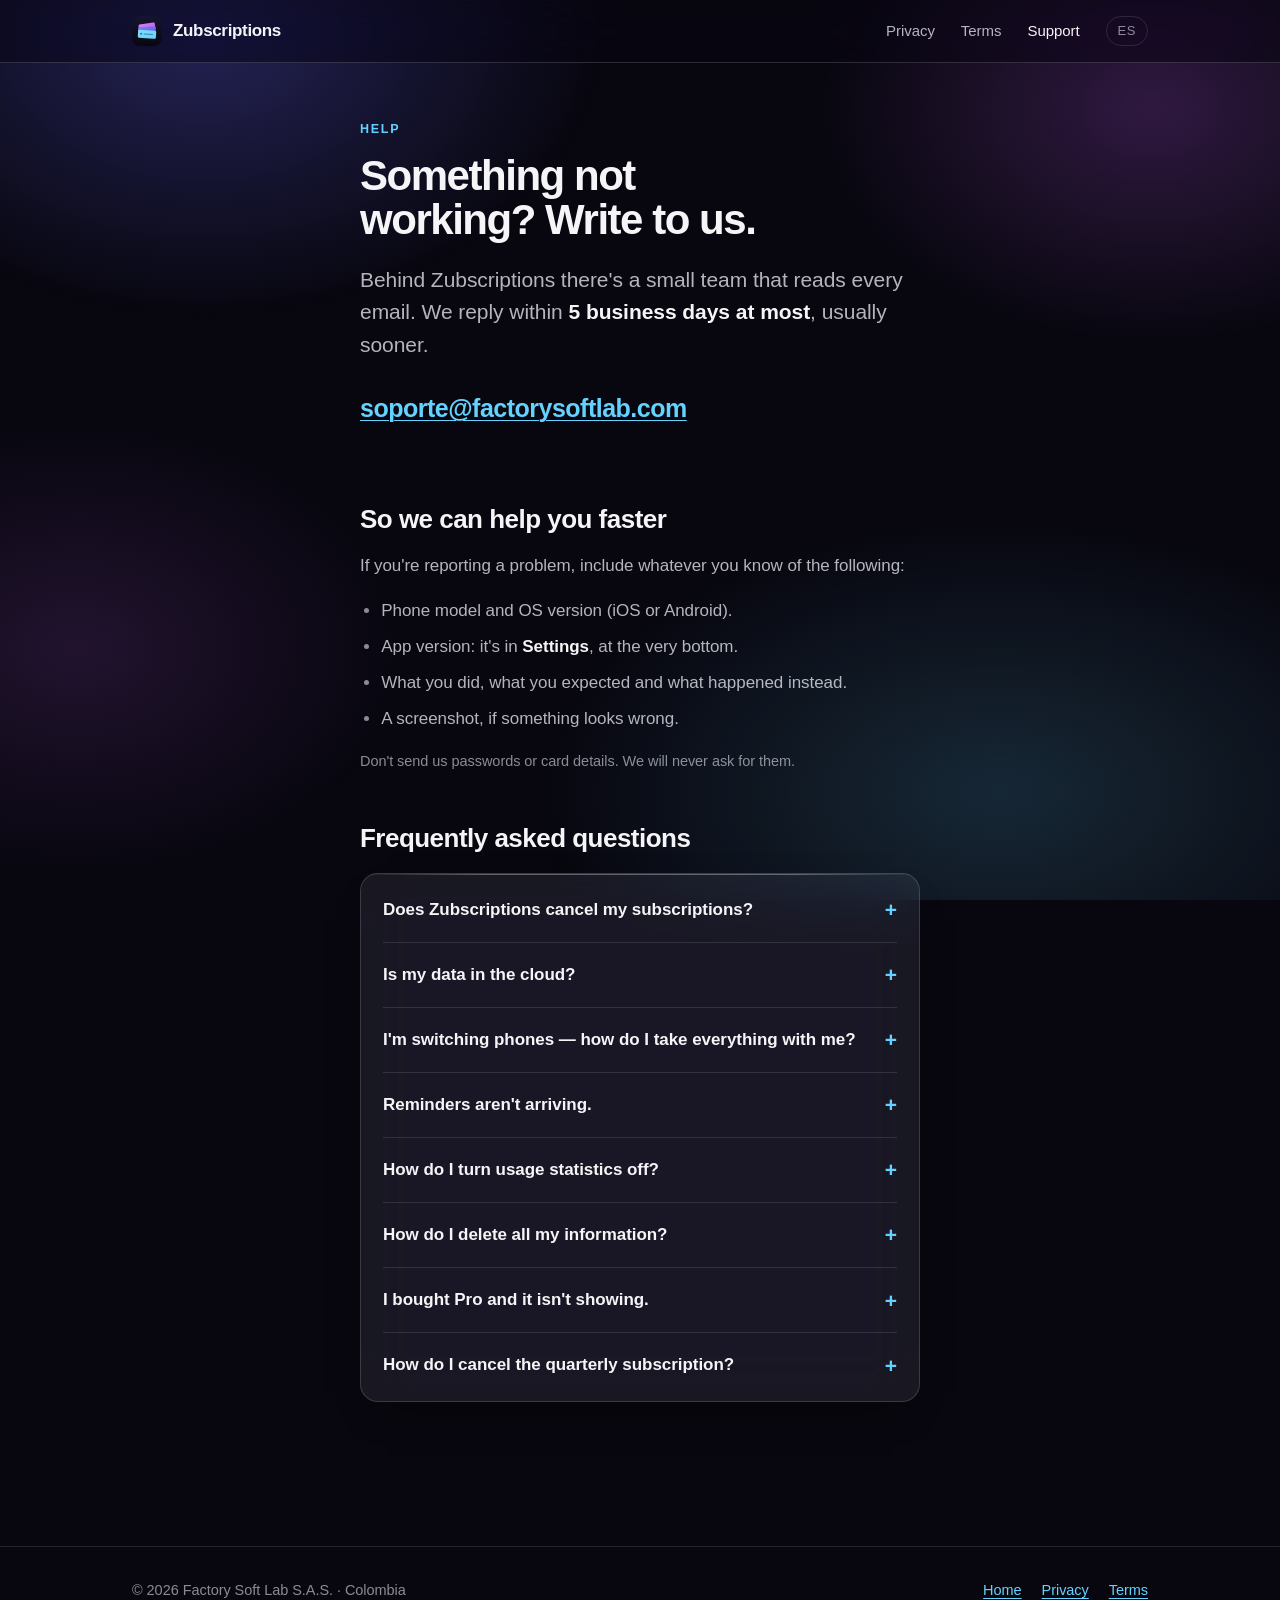
<file: en/support.html>
<!doctype html>
<html lang="en">
<head>
<meta charset="utf-8">
<meta name="viewport" content="width=device-width, initial-scale=1">
<title>Support — Zubscriptions</title>
<meta name="description" content="Help with Zubscriptions: write to soporte@factorysoftlab.com and check the frequently asked questions.">
<link rel="icon" href="../assets/icon.svg" type="image/svg+xml">
<link rel="stylesheet" href="../assets/styles.css">
<link rel="canonical" href="https://zubscriptions.factorysoftlab.com/en/support.html">
<link rel="alternate" hreflang="es" href="https://zubscriptions.factorysoftlab.com/soporte.html">
</head>
<body>

<header class="topbar">
  <div class="wrap bar">
    <a class="brand" href="./"><img src="../assets/icon.svg" alt="">Zubscriptions</a>
    <nav>
      <a href="privacy.html">Privacy</a>
      <a href="terms.html">Terms</a>
      <a href="support.html" aria-current="page">Support</a>
      <a class="lang" href="../soporte.html" hreflang="es">ES</a>
    </nav>
  </div>
</header>

<main>
  <div class="wrap doc">

    <span class="eyebrow">Help</span>
    <h1>Something not working? Write to us.</h1>
    <p class="lede">
      Behind Zubscriptions there's a small team that reads every email. We reply
      within <strong>5 business days at most</strong>, usually sooner.
    </p>

    <p class="mail"><a href="mailto:soporte@factorysoftlab.com">soporte@factorysoftlab.com</a></p>

    <h2>So we can help you faster</h2>
    <p>If you're reporting a problem, include whatever you know of the following:</p>
    <ul>
      <li>Phone model and OS version (iOS or Android).</li>
      <li>App version: it's in <strong>Settings</strong>, at the very bottom.</li>
      <li>What you did, what you expected and what happened instead.</li>
      <li>A screenshot, if something looks wrong.</li>
    </ul>
    <p class="meta">
      Don't send us passwords or card details. We will never ask for them.
    </p>

    <h2>Frequently asked questions</h2>
    <div class="faq">

      <details>
        <summary>Does Zubscriptions cancel my subscriptions?</summary>
        <p>
          No. The app keeps the record and warns you before the charge, but cancelling
          has to be done with each provider. That's also why you can set the reminder
          7, 3 or 1 day ahead: so there's time.
        </p>
      </details>

      <details>
        <summary>Is my data in the cloud?</summary>
        <p>
          No. Everything is stored on your phone, in a local database inside the app.
          There are no accounts and no server, so there's no automatic backup either.
          It's explained in the <a href="privacy.html">privacy policy</a>.
        </p>
      </details>

      <details>
        <summary>I'm switching phones — how do I take everything with me?</summary>
        <p>
          Under <strong>Settings → Export</strong> the app produces a file with all
          your subscriptions. Save it or send it to yourself, then use
          <strong>Settings → Import</strong> on the new phone. It's worth doing
          occasionally even if you're not switching.
        </p>
      </details>

      <details>
        <summary>Reminders aren't arriving.</summary>
        <p>
          It's almost always notification permission or battery saving. Check that
          Zubscriptions has permission in the system settings, that it isn't
          restricted in the background, and that low-power mode is off. If they still
          don't arrive, write to us with your phone model.
        </p>
      </details>

      <details>
        <summary>How do I turn usage statistics off?</summary>
        <p>
          Under <strong>Settings → Privacy → Usage statistics</strong>. Turning it off
          stops events and crash reports immediately, and you lose no features.
        </p>
      </details>

      <details>
        <summary>How do I delete all my information?</summary>
        <p>
          By uninstalling the app. Since there's no account and no server, that's all
          it takes. Export first if you want to keep a copy.
        </p>
      </details>

      <details>
        <summary>I bought Pro and it isn't showing.</summary>
        <p>
          Use <strong>Restore purchases</strong> on the Pro screen, with the same App
          Store or Google Play account you bought it with. If it still doesn't show,
          write to us with the store and the purchase date.
        </p>
      </details>

      <details>
        <summary>How do I cancel the quarterly subscription?</summary>
        <p>
          From your store account settings: on iPhone, <em>Settings → your name →
          Subscriptions</em>; on Android, <em>Google Play → Payments and
          subscriptions</em>. Uninstalling the app does not cancel it.
        </p>
      </details>

    </div>

  </div>
</main>

<footer>
  <div class="wrap">
    <span>© 2026 Factory Soft Lab S.A.S. · Colombia</span>
    <nav>
      <a href="./">Home</a>
      <a href="privacy.html">Privacy</a>
      <a href="terms.html">Terms</a>
    </nav>
  </div>
</footer>

</body>
</html>
</file>
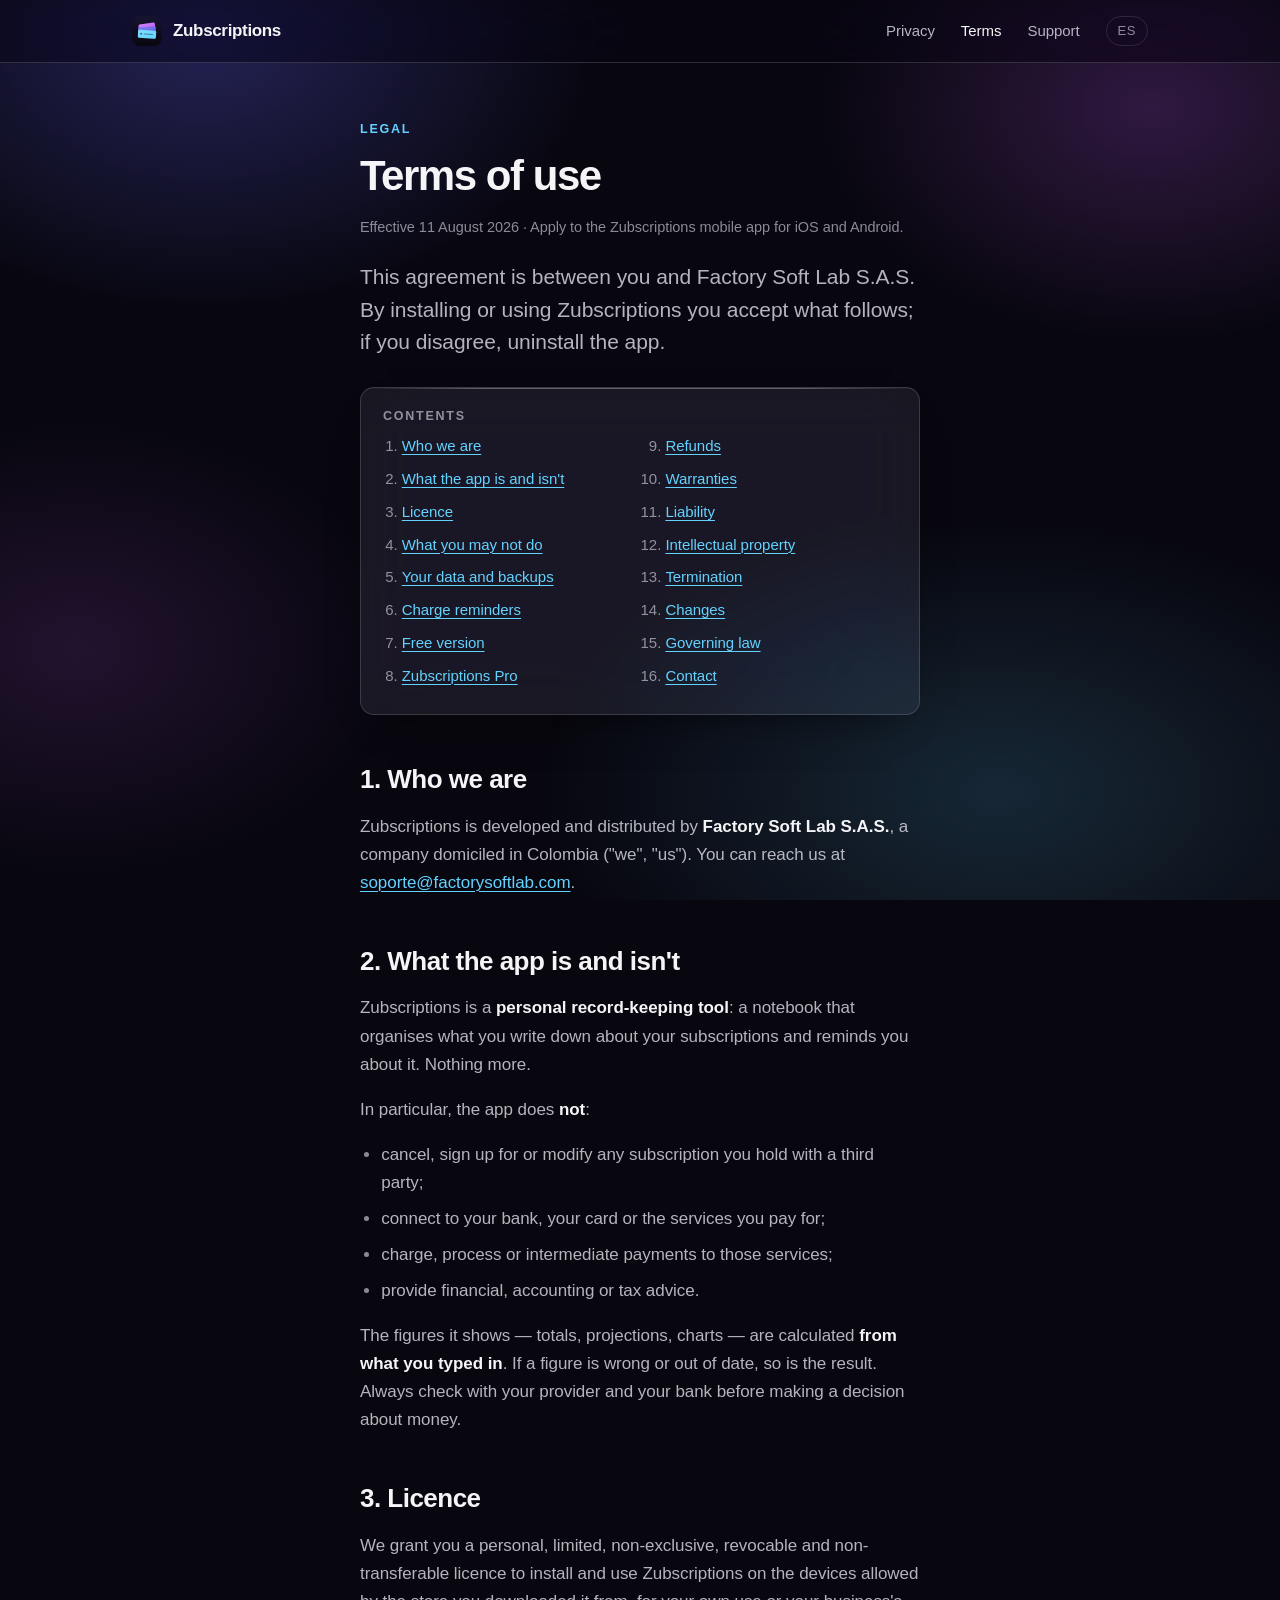
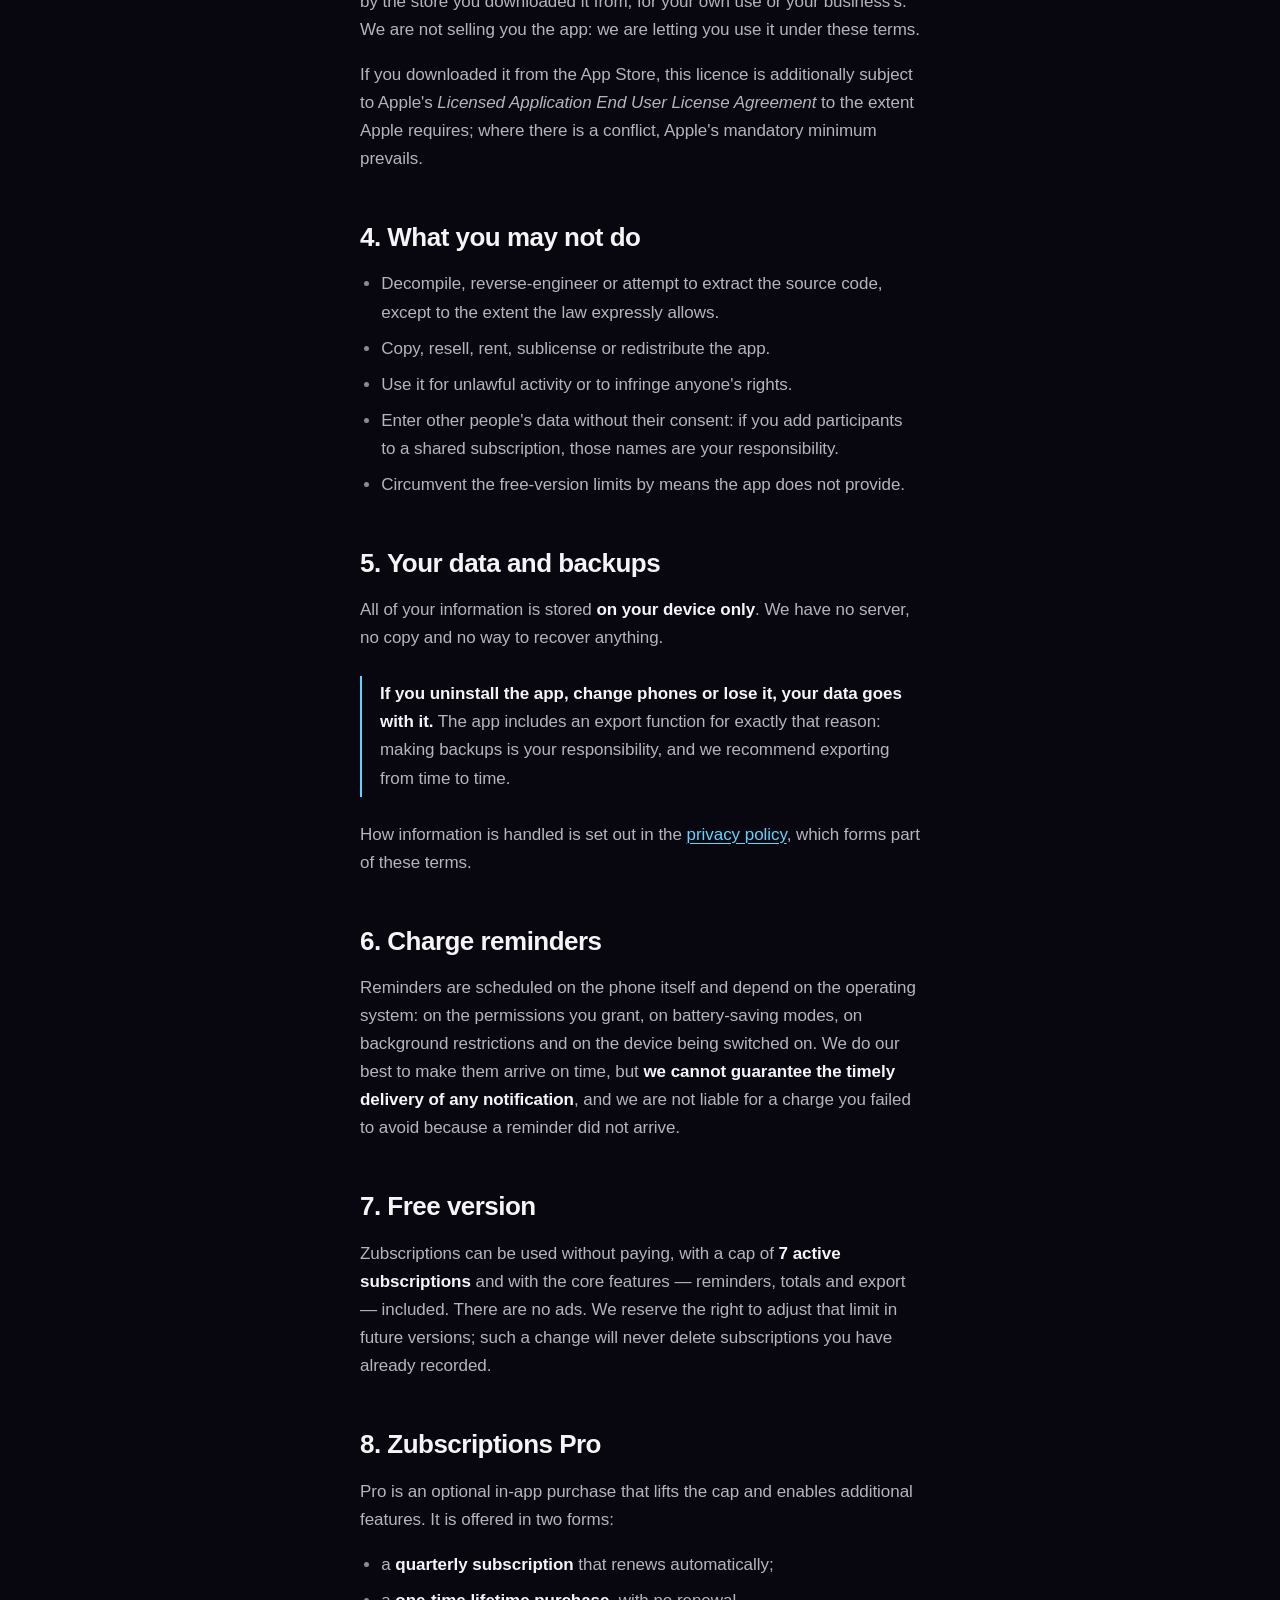
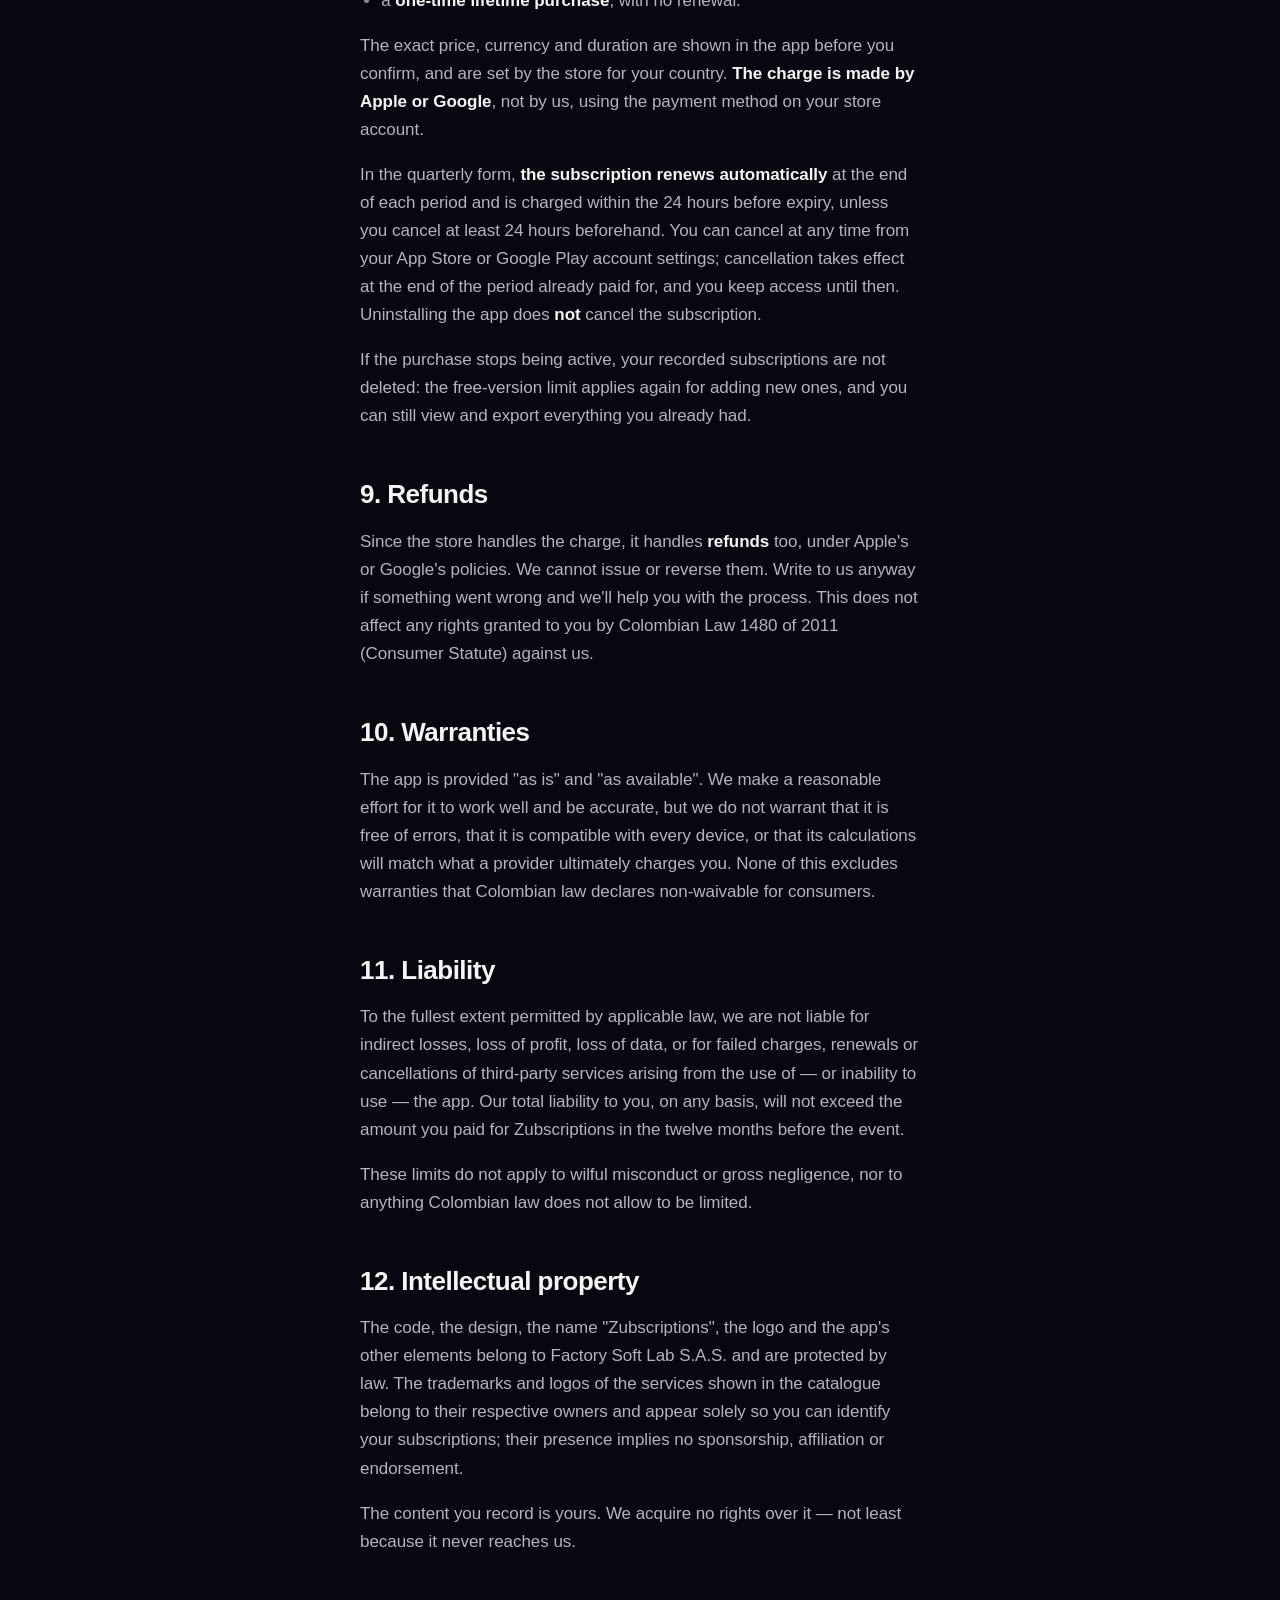
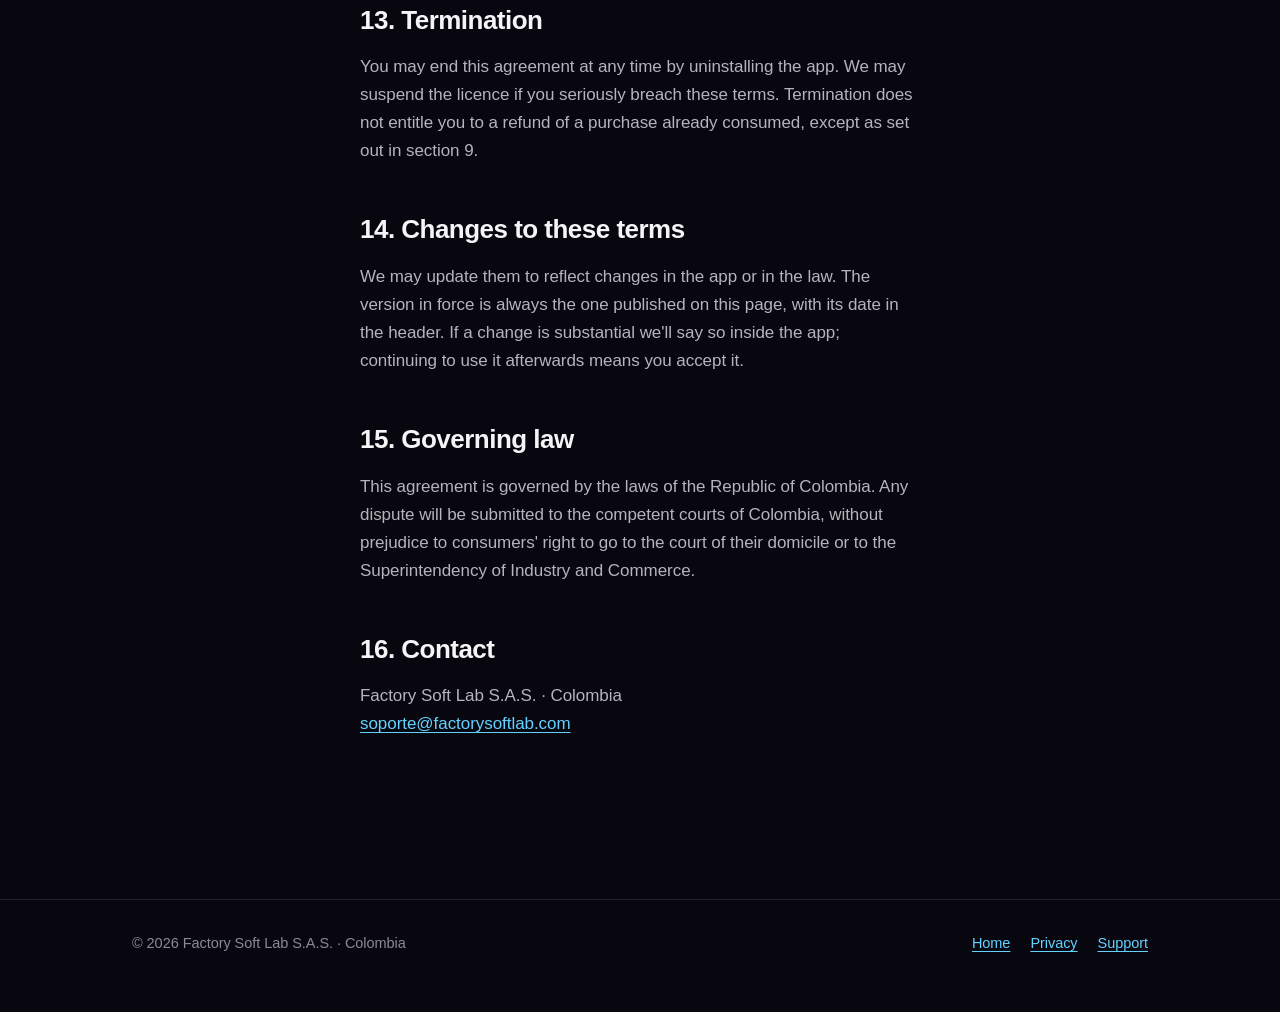
<file: en/terms.html>
<!doctype html>
<html lang="en">
<head>
<meta charset="utf-8">
<meta name="viewport" content="width=device-width, initial-scale=1">
<title>Terms of use — Zubscriptions</title>
<meta name="description" content="Zubscriptions terms of use: licence, purchases, liability and governing law.">
<link rel="icon" href="../assets/icon.svg" type="image/svg+xml">
<link rel="stylesheet" href="../assets/styles.css">
<link rel="canonical" href="https://zubscriptions.factorysoftlab.com/en/terms.html">
<link rel="alternate" hreflang="es" href="https://zubscriptions.factorysoftlab.com/terminos.html">
</head>
<body>

<header class="topbar">
  <div class="wrap bar">
    <a class="brand" href="./"><img src="../assets/icon.svg" alt="">Zubscriptions</a>
    <nav>
      <a href="privacy.html">Privacy</a>
      <a href="terms.html" aria-current="page">Terms</a>
      <a href="support.html">Support</a>
      <a class="lang" href="../terminos.html" hreflang="es">ES</a>
    </nav>
  </div>
</header>

<main>
  <div class="wrap doc">

    <span class="eyebrow">Legal</span>
    <h1>Terms of use</h1>
    <p class="meta">
      Effective 11 August 2026 · Apply to the Zubscriptions mobile app for iOS and
      Android.
    </p>

    <p class="lede">
      This agreement is between you and Factory Soft Lab S.A.S. By installing or
      using Zubscriptions you accept what follows; if you disagree, uninstall the
      app.
    </p>

    <nav class="toc" aria-label="Contents">
      <p>Contents</p>
      <ol>
        <li><a href="#who">Who we are</a></li>
        <li><a href="#what">What the app is and isn't</a></li>
        <li><a href="#licence">Licence</a></li>
        <li><a href="#restrictions">What you may not do</a></li>
        <li><a href="#your-data">Your data and backups</a></li>
        <li><a href="#reminders">Charge reminders</a></li>
        <li><a href="#free">Free version</a></li>
        <li><a href="#pro">Zubscriptions Pro</a></li>
        <li><a href="#refunds">Refunds</a></li>
        <li><a href="#warranties">Warranties</a></li>
        <li><a href="#liability">Liability</a></li>
        <li><a href="#ip">Intellectual property</a></li>
        <li><a href="#termination">Termination</a></li>
        <li><a href="#changes">Changes</a></li>
        <li><a href="#law">Governing law</a></li>
        <li><a href="#contact">Contact</a></li>
      </ol>
    </nav>

    <section id="who">
      <h2>1. Who we are</h2>
      <p>
        Zubscriptions is developed and distributed by <strong>Factory Soft Lab
        S.A.S.</strong>, a company domiciled in Colombia ("we", "us"). You can reach
        us at
        <a href="mailto:soporte@factorysoftlab.com">soporte@factorysoftlab.com</a>.
      </p>
    </section>

    <section id="what">
      <h2>2. What the app is and isn't</h2>
      <p>
        Zubscriptions is a <strong>personal record-keeping tool</strong>: a notebook
        that organises what you write down about your subscriptions and reminds you
        about it. Nothing more.
      </p>
      <p>In particular, the app does <strong>not</strong>:</p>
      <ul>
        <li>cancel, sign up for or modify any subscription you hold with a third party;</li>
        <li>connect to your bank, your card or the services you pay for;</li>
        <li>charge, process or intermediate payments to those services;</li>
        <li>provide financial, accounting or tax advice.</li>
      </ul>
      <p>
        The figures it shows — totals, projections, charts — are calculated
        <strong>from what you typed in</strong>. If a figure is wrong or out of date,
        so is the result. Always check with your provider and your bank before making
        a decision about money.
      </p>
    </section>

    <section id="licence">
      <h2>3. Licence</h2>
      <p>
        We grant you a personal, limited, non-exclusive, revocable and
        non-transferable licence to install and use Zubscriptions on the devices
        allowed by the store you downloaded it from, for your own use or your
        business's. We are not selling you the app: we are letting you use it under
        these terms.
      </p>
      <p>
        If you downloaded it from the App Store, this licence is additionally subject
        to Apple's <em>Licensed Application End User License Agreement</em> to the
        extent Apple requires; where there is a conflict, Apple's mandatory minimum
        prevails.
      </p>
    </section>

    <section id="restrictions">
      <h2>4. What you may not do</h2>
      <ul>
        <li>Decompile, reverse-engineer or attempt to extract the source code, except to the extent the law expressly allows.</li>
        <li>Copy, resell, rent, sublicense or redistribute the app.</li>
        <li>Use it for unlawful activity or to infringe anyone's rights.</li>
        <li>Enter other people's data without their consent: if you add participants to a shared subscription, those names are your responsibility.</li>
        <li>Circumvent the free-version limits by means the app does not provide.</li>
      </ul>
    </section>

    <section id="your-data">
      <h2>5. Your data and backups</h2>
      <p>
        All of your information is stored <strong>on your device only</strong>. We
        have no server, no copy and no way to recover anything.
      </p>
      <p class="note">
        <strong>If you uninstall the app, change phones or lose it, your data goes
        with it.</strong> The app includes an export function for exactly that
        reason: making backups is your responsibility, and we recommend exporting
        from time to time.
      </p>
      <p>
        How information is handled is set out in the
        <a href="privacy.html">privacy policy</a>, which forms part of these terms.
      </p>
    </section>

    <section id="reminders">
      <h2>6. Charge reminders</h2>
      <p>
        Reminders are scheduled on the phone itself and depend on the operating
        system: on the permissions you grant, on battery-saving modes, on background
        restrictions and on the device being switched on. We do our best to make them
        arrive on time, but <strong>we cannot guarantee the timely delivery of any
        notification</strong>, and we are not liable for a charge you failed to avoid
        because a reminder did not arrive.
      </p>
    </section>

    <section id="free">
      <h2>7. Free version</h2>
      <p>
        Zubscriptions can be used without paying, with a cap of <strong>7 active
        subscriptions</strong> and with the core features — reminders, totals and
        export — included. There are no ads. We reserve the right to adjust that
        limit in future versions; such a change will never delete subscriptions you
        have already recorded.
      </p>
    </section>

    <section id="pro">
      <h2>8. Zubscriptions Pro</h2>
      <p>
        Pro is an optional in-app purchase that lifts the cap and enables additional
        features. It is offered in two forms:
      </p>
      <ul>
        <li>a <strong>quarterly subscription</strong> that renews automatically;</li>
        <li>a <strong>one-time lifetime purchase</strong>, with no renewal.</li>
      </ul>
      <p>
        The exact price, currency and duration are shown in the app before you
        confirm, and are set by the store for your country. <strong>The charge is
        made by Apple or Google</strong>, not by us, using the payment method on your
        store account.
      </p>
      <p>
        In the quarterly form, <strong>the subscription renews automatically</strong>
        at the end of each period and is charged within the 24 hours before expiry,
        unless you cancel at least 24 hours beforehand. You can cancel at any time
        from your App Store or Google Play account settings; cancellation takes effect
        at the end of the period already paid for, and you keep access until then.
        Uninstalling the app does <strong>not</strong> cancel the subscription.
      </p>
      <p>
        If the purchase stops being active, your recorded subscriptions are not
        deleted: the free-version limit applies again for adding new ones, and you can
        still view and export everything you already had.
      </p>
    </section>

    <section id="refunds">
      <h2>9. Refunds</h2>
      <p>
        Since the store handles the charge, it handles <strong>refunds</strong> too,
        under Apple's or Google's policies. We cannot issue or reverse them. Write to
        us anyway if something went wrong and we'll help you with the process. This
        does not affect any rights granted to you by Colombian Law 1480 of 2011
        (Consumer Statute) against us.
      </p>
    </section>

    <section id="warranties">
      <h2>10. Warranties</h2>
      <p>
        The app is provided "as is" and "as available". We make a reasonable effort
        for it to work well and be accurate, but we do not warrant that it is free of
        errors, that it is compatible with every device, or that its calculations will
        match what a provider ultimately charges you. None of this excludes warranties
        that Colombian law declares non-waivable for consumers.
      </p>
    </section>

    <section id="liability">
      <h2>11. Liability</h2>
      <p>
        To the fullest extent permitted by applicable law, we are not liable for
        indirect losses, loss of profit, loss of data, or for failed charges,
        renewals or cancellations of third-party services arising from the use of — or
        inability to use — the app. Our total liability to you, on any basis, will not
        exceed the amount you paid for Zubscriptions in the twelve months before the
        event.
      </p>
      <p>
        These limits do not apply to wilful misconduct or gross negligence, nor to
        anything Colombian law does not allow to be limited.
      </p>
    </section>

    <section id="ip">
      <h2>12. Intellectual property</h2>
      <p>
        The code, the design, the name "Zubscriptions", the logo and the app's other
        elements belong to Factory Soft Lab S.A.S. and are protected by law. The
        trademarks and logos of the services shown in the catalogue belong to their
        respective owners and appear solely so you can identify your subscriptions;
        their presence implies no sponsorship, affiliation or endorsement.
      </p>
      <p>
        The content you record is yours. We acquire no rights over it — not least
        because it never reaches us.
      </p>
    </section>

    <section id="termination">
      <h2>13. Termination</h2>
      <p>
        You may end this agreement at any time by uninstalling the app. We may suspend
        the licence if you seriously breach these terms. Termination does not entitle
        you to a refund of a purchase already consumed, except as set out in
        section 9.
      </p>
    </section>

    <section id="changes">
      <h2>14. Changes to these terms</h2>
      <p>
        We may update them to reflect changes in the app or in the law. The version in
        force is always the one published on this page, with its date in the header.
        If a change is substantial we'll say so inside the app; continuing to use it
        afterwards means you accept it.
      </p>
    </section>

    <section id="law">
      <h2>15. Governing law</h2>
      <p>
        This agreement is governed by the laws of the Republic of Colombia. Any
        dispute will be submitted to the competent courts of Colombia, without
        prejudice to consumers' right to go to the court of their domicile or to the
        Superintendency of Industry and Commerce.
      </p>
    </section>

    <section id="contact">
      <h2>16. Contact</h2>
      <p>
        Factory Soft Lab S.A.S. · Colombia<br>
        <a href="mailto:soporte@factorysoftlab.com">soporte@factorysoftlab.com</a>
      </p>
    </section>

  </div>
</main>

<footer>
  <div class="wrap">
    <span>© 2026 Factory Soft Lab S.A.S. · Colombia</span>
    <nav>
      <a href="./">Home</a>
      <a href="privacy.html">Privacy</a>
      <a href="support.html">Support</a>
    </nav>
  </div>
</footer>

</body>
</html>
</file>
<file: assets/landing.css>
/*
  Zubscriptions — hoja de la portada (index.html y en/index.html).

  Las páginas legales siguen con styles.css. Aquí va la portada con el mismo
  patrón de busbanz.com: hero con teléfonos en CSS, secciones eyebrow + H2 +
  lead + captura, aparición al scroll y modo claro/oscuro.

  Paleta tomada del ícono y de las capturas: suelo violeta casi negro, cian de
  marca (#64D2FF), índigo (#5E5CE6) y púrpura (#BF5AF2). Oscuro por defecto,
  como la app; claro si el sistema lo pide o con el botón (html.light/.dark).

  Índigo y púrpura nunca bajo texto pequeño en oscuro (contraste < 4,5:1); el
  texto de acento es el cian en oscuro y el índigo profundo en claro.
*/

:root {
  --bg: #08070f;
  --bg-2: #12111d;
  --surface: rgba(235, 235, 245, 0.06);
  --surface-hi: rgba(235, 235, 245, 0.1);
  --line: rgba(235, 235, 245, 0.12);
  --ink: #f5f5f7;
  --ink-muted: rgba(235, 235, 245, 0.76);
  --ink-faint: rgba(235, 235, 245, 0.58);
  --accent: #64d2ff;
  --accent-ink: #08070f;
  --indigo: #5e5ce6;
  --purple: #bf5af2;
  --glow-1: rgba(94, 92, 230, 0.45);
  --glow-2: rgba(191, 90, 242, 0.3);
  --glow-3: rgba(100, 210, 255, 0.18);
  --phone-frame: #1c1b26;
  --shadow: 0 30px 80px -20px rgba(0, 0, 0, 0.7);
  --wrap: 1120px;
  --pad: clamp(16px, 5vw, 32px);
  color-scheme: dark;
}

/* Claro: por sistema (si no se forzó oscuro) o forzado con el botón. */
@media (prefers-color-scheme: light) {
  :root:not(.dark) {
    --bg: #f7f6fc;
    --bg-2: #ffffff;
    --surface: rgba(30, 27, 75, 0.04);
    --surface-hi: rgba(30, 27, 75, 0.07);
    --line: rgba(30, 27, 75, 0.12);
    --ink: #15132b;
    --ink-muted: rgba(21, 19, 43, 0.76);
    --ink-faint: rgba(21, 19, 43, 0.6);
    --accent: #4b49c8;
    --accent-ink: #ffffff;
    --glow-1: rgba(94, 92, 230, 0.2);
    --glow-2: rgba(191, 90, 242, 0.14);
    --glow-3: rgba(100, 210, 255, 0.2);
    --shadow: 0 30px 60px -24px rgba(40, 30, 110, 0.35);
    color-scheme: light;
  }
}
:root.light {
  --bg: #f7f6fc;
  --bg-2: #ffffff;
  --surface: rgba(30, 27, 75, 0.04);
  --surface-hi: rgba(30, 27, 75, 0.07);
  --line: rgba(30, 27, 75, 0.12);
  --ink: #15132b;
  --ink-muted: rgba(21, 19, 43, 0.76);
  --ink-faint: rgba(21, 19, 43, 0.6);
  --accent: #4b49c8;
  --accent-ink: #ffffff;
  --glow-1: rgba(94, 92, 230, 0.2);
  --glow-2: rgba(191, 90, 242, 0.14);
  --glow-3: rgba(100, 210, 255, 0.2);
  --shadow: 0 30px 60px -24px rgba(40, 30, 110, 0.35);
  color-scheme: light;
}

*, *::before, *::after { box-sizing: border-box; }
html { -webkit-text-size-adjust: 100%; scroll-behavior: smooth; }
body {
  margin: 0;
  background: var(--bg);
  color: var(--ink);
  font: 17px/1.6 -apple-system, BlinkMacSystemFont, "SF Pro Text", "Segoe UI", Roboto, "Helvetica Neue", Arial, sans-serif;
  overflow-x: hidden;
}
img { max-width: 100%; height: auto; display: block; }
a { color: var(--accent); }
h1, h2, h3 { line-height: 1.12; letter-spacing: -0.02em; margin: 0; }
.wrap { max-width: var(--wrap); margin: 0 auto; padding: 0 var(--pad); }
.skip { position: absolute; left: -999px; }
.skip:focus { left: 16px; top: 16px; z-index: 99; background: var(--bg-2); padding: 8px 12px; }

/* ---------- Barra ---------- */
.topbar {
  position: sticky; top: 0; z-index: 20;
  background: color-mix(in srgb, var(--bg) 78%, transparent);
  backdrop-filter: blur(18px) saturate(160%);
  -webkit-backdrop-filter: blur(18px) saturate(160%);
  border-bottom: 1px solid var(--line);
}
.bar { display: flex; align-items: center; justify-content: space-between; gap: 12px; height: 64px; }
.brand { display: flex; align-items: center; gap: 10px; color: var(--ink); text-decoration: none; font-weight: 700; }
.brand img { width: 32px; height: 32px; border-radius: 8px; }
.bar nav { display: flex; align-items: center; gap: 4px; }
.bar nav a { color: var(--ink-muted); text-decoration: none; font-size: 15px; padding: 8px 10px; border-radius: 8px; }
.icon-btn {
  display: inline-grid; place-items: center; width: 40px; height: 40px;
  border-radius: 10px; border: 1px solid var(--line); background: var(--surface);
  color: var(--ink); cursor: pointer;
}
.icon-btn svg { width: 18px; height: 18px; }
.theme-toggle .sun { display: none; }
:root.light .theme-toggle .sun { display: block; }
:root.light .theme-toggle .moon { display: none; }
@media (prefers-color-scheme: light) {
  :root:not(.dark) .theme-toggle .sun { display: block; }
  :root:not(.dark) .theme-toggle .moon { display: none; }
}
@media (max-width: 640px) {
  .bar nav .hide-sm { display: none; }
}

/* ---------- Botones e insignias ---------- */
.btn {
  display: inline-flex; align-items: center; gap: 8px; min-height: 48px; padding: 0 22px;
  border-radius: 999px; font-weight: 600; text-decoration: none;
  background: var(--accent); color: var(--accent-ink);
  transition: transform .2s ease, box-shadow .2s ease;
}
.btn.ghost { background: var(--surface); color: var(--ink); border: 1px solid var(--line); }
.stores { display: flex; flex-wrap: wrap; gap: 12px; margin-top: 28px; }
.store {
  display: inline-flex; align-items: center; gap: 10px; min-height: 52px; padding: 8px 18px 8px 14px;
  border-radius: 14px; background: #000; color: #fff; border: 1px solid rgba(255,255,255,.22);
  text-decoration: none; line-height: 1.15;
}
.store svg { width: 24px; height: 24px; flex: none; }
.store small { display: block; font-size: 11px; opacity: .8; }
.store strong { font-size: 17px; font-weight: 600; }
.store[aria-disabled="true"] { cursor: default; }
.pill {
  display: inline-flex; align-items: center; gap: 8px; margin: 18px 0 0; padding: 6px 14px;
  border-radius: 999px; border: 1px solid var(--line); background: var(--surface);
  color: var(--ink-muted); font-size: 14px;
}
.dot { width: 8px; height: 8px; border-radius: 50%; background: #32d74b; box-shadow: 0 0 0 4px rgba(50,215,75,.18); }

/* ---------- Hero ---------- */
.hero { position: relative; padding: clamp(40px, 8vw, 96px) 0 clamp(56px, 8vw, 104px); overflow: hidden; }
.hero::before {
  content: ""; position: absolute; inset: -20% -10% auto; height: 120%; z-index: -1;
  background:
    radial-gradient(40% 40% at 70% 35%, var(--glow-1), transparent 70%),
    radial-gradient(35% 35% at 90% 70%, var(--glow-2), transparent 70%),
    radial-gradient(30% 30% at 15% 20%, var(--glow-3), transparent 70%);
}
.hero .wrap { display: grid; grid-template-columns: 1.05fr 1fr; gap: 48px; align-items: center; }
.eyebrow {
  display: inline-block; font-size: 13px; font-weight: 700; letter-spacing: .12em; text-transform: uppercase;
  color: var(--accent);
}
.hero h1 { font-size: clamp(38px, 6vw, 64px); margin: 14px 0 18px; }
.hero h1 em {
  font-style: normal;
  background: linear-gradient(90deg, #64d2ff, #8280f0 55%, #bf5af2);
  -webkit-background-clip: text; background-clip: text; color: transparent;
}
:root.light .hero h1 em { background: linear-gradient(90deg, #1f8fc4, #4b49c8 55%, #8a2fc0); -webkit-background-clip: text; background-clip: text; }
@media (prefers-color-scheme: light) {
  :root:not(.dark) .hero h1 em { background: linear-gradient(90deg, #1f8fc4, #4b49c8 55%, #8a2fc0); -webkit-background-clip: text; background-clip: text; }
}
.lede { font-size: clamp(18px, 2vw, 20px); color: var(--ink-muted); max-width: 34em; margin: 0; }

/* Teléfonos en CSS */
.phones { position: relative; height: 600px; }
.phone {
  position: absolute; width: 270px; aspect-ratio: 508 / 1104;
  border-radius: 44px; padding: 10px; background: var(--phone-frame);
  box-shadow: var(--shadow), inset 0 0 0 1.5px rgba(255,255,255,.14);
}
.phone::before {
  content: ""; position: absolute; top: 20px; left: 50%; width: 30%; height: 22px;
  transform: translateX(-50%); border-radius: 12px; background: #000; z-index: 2;
}
.phone img, .phone picture { width: 100%; height: 100%; border-radius: 34px; object-fit: cover; }
.phones .p-main { left: 50%; top: 10px; z-index: 3; transform: translateX(-50%); }
.phones .p-left { left: 0; top: 80px; z-index: 1; transform: rotate(-8deg) scale(.86); }
.phones .p-right { right: 0; top: 80px; z-index: 2; transform: rotate(8deg) scale(.86); }

/* Elemento vivo: el aviso que llega antes del cobro. */
.notif {
  position: absolute; z-index: 4; left: 50%; bottom: 36px; width: min(320px, 92%);
  transform: translateX(-50%);
  display: flex; gap: 12px; align-items: center; padding: 12px 14px; border-radius: 18px;
  background: color-mix(in srgb, var(--bg-2) 82%, transparent);
  backdrop-filter: blur(20px) saturate(160%); -webkit-backdrop-filter: blur(20px) saturate(160%);
  border: 1px solid var(--line); box-shadow: var(--shadow); font-size: 14px; line-height: 1.35;
}
.notif img { width: 36px; height: 36px; border-radius: 9px; flex: none; }
.notif strong { display: block; }
.notif span { color: var(--ink-muted); }

/* Entrada escalonada del hero */
@keyframes rise { from { opacity: 0; translate: 0 40px; } to { opacity: 1; translate: 0 0; } }
@keyframes pop { from { opacity: 0; translate: 0 16px; scale: .96; } to { opacity: 1; translate: 0 0; scale: 1; } }
.phones .p-left { animation: rise .9s .15s both cubic-bezier(.2,.8,.2,1); }
.phones .p-main { animation: rise .9s .3s both cubic-bezier(.2,.8,.2,1); }
.phones .p-right { animation: rise .9s .45s both cubic-bezier(.2,.8,.2,1); }
.notif { animation: pop .6s 1.1s both cubic-bezier(.2,.8,.2,1); }

@media (max-width: 900px) {
  .hero .wrap { grid-template-columns: 1fr; text-align: left; }
  .phones { height: 520px; max-width: 420px; width: 100%; margin: 0 auto; }
  .phone { width: 230px; }
}
@media (max-width: 520px) {
  .phones { height: 480px; }
  .phones .p-left, .phones .p-right { display: none; }
  .phone { width: 220px; }
  .notif { bottom: 8px; }
}

/* ---------- Secciones ---------- */
.section { padding: clamp(64px, 9vw, 120px) 0; border-top: 1px solid var(--line); }
.feature { display: grid; grid-template-columns: 1fr 1fr; gap: clamp(32px, 6vw, 80px); align-items: center; }
.feature.flip .copy { order: 2; }
.feature h2, .section-head h2 { font-size: clamp(30px, 4vw, 44px); margin: 12px 0 16px; }
.feature .lead, .section-head .lead { font-size: 19px; color: var(--ink-muted); margin: 0 0 20px; }
.ticks { list-style: none; padding: 0; margin: 0; display: grid; gap: 10px; }
.ticks li { display: flex; gap: 10px; color: var(--ink-muted); }
.ticks li::before {
  content: ""; flex: none; width: 20px; height: 20px; margin-top: 3px; border-radius: 6px;
  background: linear-gradient(135deg, #64d2ff, #5e5ce6);
  -webkit-mask: url("data:image/svg+xml,%3Csvg xmlns='http://www.w3.org/2000/svg' viewBox='0 0 20 20'%3E%3Cpath d='M5 10.5l3 3 7-7' fill='none' stroke='%23000' stroke-width='2.4' stroke-linecap='round' stroke-linejoin='round'/%3E%3C/svg%3E") center/16px no-repeat, linear-gradient(#000 0 0);
  -webkit-mask-composite: xor; mask-composite: exclude;
}
.shot { display: flex; justify-content: center; position: relative; }
.shot::before {
  content: ""; position: absolute; inset: 10% 5%; z-index: -1; filter: blur(60px);
  background: radial-gradient(closest-side, var(--glow-1), transparent);
}
.shot .phone { position: relative; width: min(300px, 78vw); }
@media (max-width: 820px) {
  .feature { grid-template-columns: 1fr; }
  .feature.flip .copy { order: 0; }
}

/* Tarjetas de “más cosas” */
.section-head { max-width: 640px; margin-bottom: 40px; }
.cards { list-style: none; padding: 0; margin: 0; display: grid; grid-template-columns: repeat(3, 1fr); gap: 16px; }
.card {
  padding: 24px; border-radius: 20px; background: var(--surface); border: 1px solid var(--line);
  transition: transform .25s ease, background .25s ease, border-color .25s ease;
}
.card svg { width: 28px; height: 28px; color: var(--accent); }
.card h3 { font-size: 19px; margin: 14px 0 8px; }
.card p { margin: 0; color: var(--ink-muted); font-size: 16px; }
@media (max-width: 900px) { .cards { grid-template-columns: 1fr 1fr; } }
@media (max-width: 560px) { .cards { grid-template-columns: 1fr; } }

/* Privacidad */
.claim {
  padding: clamp(28px, 5vw, 48px); border-radius: 28px; border: 1px solid var(--line);
  background:
    radial-gradient(60% 80% at 100% 0%, var(--glow-1), transparent 70%),
    radial-gradient(50% 70% at 0% 100%, var(--glow-3), transparent 70%),
    var(--surface);
}
.claim p { color: var(--ink-muted); max-width: 60ch; }
.claim strong { color: var(--ink); }

/* Precio */
.price { display: grid; grid-template-columns: 1fr 1fr; gap: 16px; margin-top: 8px; }
.plan { padding: 28px; border-radius: 22px; border: 1px solid var(--line); background: var(--surface); }
.plan.pro { border-color: color-mix(in srgb, var(--accent) 55%, transparent); background: var(--surface-hi); }
.plan h3 { font-size: 22px; margin-bottom: 8px; }
.plan p { color: var(--ink-muted); margin: 0 0 14px; }
@media (max-width: 700px) { .price { grid-template-columns: 1fr; } }

/* CTA final */
.cta { text-align: center; }
.cta img { width: 88px; height: 88px; border-radius: 22px; margin: 0 auto 20px; box-shadow: var(--shadow); }
.cta .stores { justify-content: center; }
.cta .lead { margin-left: auto; margin-right: auto; }

/* Pie */
footer { border-top: 1px solid var(--line); padding: 40px 0 56px; color: var(--ink-faint); font-size: 15px; }
footer .wrap { display: flex; flex-wrap: wrap; justify-content: space-between; gap: 16px; align-items: center; }
footer nav { display: flex; flex-wrap: wrap; gap: 6px 18px; }
footer a { color: var(--ink-muted); text-decoration: none; }
footer .stores { margin-top: 0; }

/* ---------- Aparición al scroll ---------- */
.js .reveal { opacity: 0; translate: 0 28px; transition: opacity .7s ease, translate .7s cubic-bezier(.2,.8,.2,1); }
.js .reveal.in { opacity: 1; translate: 0 0; }

/* ---------- Hover solo con puntero fino; :active en táctil ---------- */
@media (hover: hover) and (pointer: fine) {
  .btn:hover { transform: translateY(-2px); box-shadow: 0 10px 30px -10px var(--glow-1); }
  .card:hover { transform: translateY(-4px); background: var(--surface-hi); border-color: color-mix(in srgb, var(--accent) 40%, transparent); }
  .bar nav a:hover, .icon-btn:hover { background: var(--surface-hi); color: var(--ink); }
  footer a:hover { color: var(--ink); }
  a.store:hover { border-color: rgba(255,255,255,.5); }
}
.btn:active, .card:active, .icon-btn:active { transform: scale(.98); }

:focus-visible { outline: 2px solid var(--accent); outline-offset: 3px; }

@media (prefers-reduced-motion: reduce) {
  html { scroll-behavior: auto; }
  *, *::before, *::after { animation: none !important; transition: none !important; }
  .js .reveal { opacity: 1; translate: none; }
}
</file>
<file: assets/styles.css>
/*
  Zubscriptions — hoja única del sitio.

  Los colores son los mismos tokens de la app (`lib/app/theme/app_colors.dart`):
  el suelo violeta casi negro, el cian de marca y los dos resplandores. Se
  repiten aquí a mano porque el sitio no comparte código con la app; si allá
  cambia la marca, hay que tocar este bloque.

  ⚠️ Tema oscuro único, a propósito: la app también lo es. El vidrio necesita
  luz detrás que desenfocar y en claro se convierte en una tarjeta gris.

  ⚠️ Índigo y púrpura NUNCA bajo texto. Sobre el suelo dan 3,96:1 y el mínimo
  es 4,5:1. Sirven de resplandor; el texto de acento es siempre el cian, que da
  11,65:1.
*/

:root {
  --ground: #08070f;
  --raised: #12111d;
  --line: rgba(235, 235, 245, 0.12);

  /* El vidrio, igual que en la app: un velo claro con desenfoque detrás y un
     filo de luz arriba. La saturación extra es lo que hace que el resplandor
     que pasa por debajo se vea como color y no como niebla gris. */
  --glass-fill: rgba(235, 235, 245, 0.075);
  --glass-fill-hi: rgba(235, 235, 245, 0.11);
  --glass-edge: rgba(235, 235, 245, 0.16);
  --glass-blur: blur(26px) saturate(165%);
  --ink: #f5f5f7;
  --ink-muted: rgba(235, 235, 245, 0.76);
  --ink-faint: rgba(235, 235, 245, 0.58);
  --cyan: #64d2ff;
  --indigo: #5e5ce6;
  --purple: #bf5af2;
  --mint: #32d74b;

  --measure: 66ch;
  --pad: clamp(20px, 5vw, 32px);

  color-scheme: dark;
}

*,
*::before,
*::after {
  box-sizing: border-box;
}

html {
  -webkit-text-size-adjust: 100%;
  scroll-behavior: smooth;
}

@media (prefers-reduced-motion: reduce) {
  html {
    scroll-behavior: auto;
  }
  *,
  *::before,
  *::after {
    animation-duration: 0.01ms !important;
    transition-duration: 0.01ms !important;
  }
}

body {
  margin: 0;
  background: var(--ground);
  color: var(--ink);
  font-family: -apple-system, BlinkMacSystemFont, "Segoe UI", Roboto, "Helvetica Neue",
    Arial, sans-serif;
  font-size: 17px;
  line-height: 1.65;
  letter-spacing: -0.003em;
  -webkit-font-smoothing: antialiased;
}

/* Los resplandores del fondo.
   Fijos y a pantalla completa **a propósito**: el vidrio sólo se nota cuando hay
   luz detrás que desenfocar, así que al hacer scroll los paneles cruzan por
   encima de estas manchas y se tiñen. Con el resplandor sólo arriba, las tarjetas
   de abajo quedaban de vidrio sobre negro, que es una tarjeta gris con borde. */
body::before {
  content: "";
  position: fixed;
  inset: 0;
  z-index: -1;
  pointer-events: none;
  background:
    radial-gradient(46vw 46vh at 16% 4%, rgba(94, 92, 230, 0.32), transparent 68%),
    radial-gradient(40vw 40vh at 90% 12%, rgba(191, 90, 242, 0.22), transparent 66%),
    radial-gradient(52vw 44vh at 78% 88%, rgba(100, 210, 255, 0.16), transparent 70%),
    radial-gradient(38vw 38vh at 6% 72%, rgba(191, 90, 242, 0.14), transparent 68%);
}

/* ── Vidrio ──────────────────────────────────────────────────────────────────
   El mismo material de `SectionCard` en la app: velo claro, desenfoque de lo que
   pasa por detrás y un filo de luz en el borde superior que simula el canto.

   ⚠️ `backdrop-filter` crea un contexto de apilamiento y, en Safari, sólo
   desenfoca si el elemento es translúcido de verdad: un `background` opaco lo
   anula sin avisar. Por eso el relleno va en rgba y nunca en hex. */
.glass,
.card,
.claim,
.toc,
.table-scroll,
.faq,
.pill {
  position: relative;
  background: var(--glass-fill);
  border: 1px solid var(--glass-edge);
  -webkit-backdrop-filter: var(--glass-blur);
  backdrop-filter: var(--glass-blur);
  box-shadow: 0 18px 44px -28px rgba(0, 0, 0, 0.9);
}

.glass::before,
.card::before,
.claim::before,
.toc::before,
.table-scroll::before,
.faq::before {
  content: "";
  position: absolute;
  inset: 0 0 auto;
  height: 1px;
  border-radius: inherit;
  pointer-events: none;
  background: linear-gradient(
    90deg,
    transparent,
    rgba(235, 235, 245, 0.34) 22%,
    rgba(235, 235, 245, 0.34) 78%,
    transparent
  );
}

/* Sin desenfoque disponible, el velo se opaca un poco para no quedarse en un
   rectángulo casi invisible sobre el suelo. */
@supports not ((backdrop-filter: blur(1px)) or (-webkit-backdrop-filter: blur(1px))) {
  .glass,
  .card,
  .claim,
  .toc,
  .table-scroll,
  .faq,
  .pill,
  .bar {
    background: rgba(24, 22, 40, 0.92);
  }
}

a {
  color: var(--cyan);
  text-decoration-thickness: 1px;
  text-underline-offset: 3px;
}

a:hover {
  text-decoration-thickness: 2px;
}

:focus-visible {
  outline: 2px solid var(--cyan);
  outline-offset: 3px;
  border-radius: 4px;
}

/* ── Estructura ──────────────────────────────────────────────────────────── */

.wrap {
  width: 100%;
  max-width: 1080px;
  margin-inline: auto;
  padding-inline: var(--pad);
}

/* La barra es vidrio de ancho completo, así que el desenfoque va en un contenedor
   propio y no en `.wrap`, que está limitado a 1080px. */
.topbar {
  position: sticky;
  top: 0;
  z-index: 10;
  border-bottom: 1px solid var(--glass-edge);
  background: rgba(8, 7, 15, 0.55);
  -webkit-backdrop-filter: var(--glass-blur);
  backdrop-filter: var(--glass-blur);
}

.bar {
  display: flex;
  align-items: center;
  justify-content: space-between;
  gap: 16px;
  padding-block: 16px;
  flex-wrap: wrap;
}

.brand {
  display: inline-flex;
  align-items: center;
  gap: 11px;
  color: var(--ink);
  text-decoration: none;
  font-weight: 700;
  letter-spacing: -0.02em;
}

.brand img {
  width: 30px;
  height: 30px;
  border-radius: 8px;
  display: block;
}

.bar nav {
  display: flex;
  align-items: center;
  gap: clamp(14px, 3vw, 26px);
  font-size: 15px;
}

.bar nav a {
  color: var(--ink-muted);
  text-decoration: none;
}

.bar nav a:hover,
.bar nav a[aria-current="page"] {
  color: var(--ink);
}

.lang {
  color: var(--ink-faint) !important;
  border: 1px solid var(--line);
  border-radius: 999px;
  padding: 3px 11px;
  font-size: 13px;
  letter-spacing: 0.04em;
}

main {
  padding-bottom: 72px;
}

footer {
  border-top: 1px solid var(--line);
  margin-top: 72px;
  padding-block: 32px 56px;
  color: var(--ink-faint);
  font-size: 14.5px;
}

footer .wrap {
  display: flex;
  justify-content: space-between;
  gap: 16px 28px;
  flex-wrap: wrap;
}

footer nav {
  display: flex;
  gap: 20px;
  flex-wrap: wrap;
}

/* ── Tipografía ──────────────────────────────────────────────────────────── */

h1 {
  font-size: clamp(34px, 6.4vw, 56px);
  line-height: 1.06;
  letter-spacing: -0.035em;
  font-weight: 800;
  margin: 0 0 18px;
  text-wrap: balance;
}

h2 {
  font-size: clamp(21px, 3vw, 26px);
  line-height: 1.25;
  letter-spacing: -0.02em;
  font-weight: 700;
  margin: 48px 0 12px;
  text-wrap: balance;
}

h3 {
  font-size: 18px;
  letter-spacing: -0.01em;
  font-weight: 650;
  margin: 30px 0 8px;
}

p,
li {
  color: var(--ink-muted);
}

.eyebrow {
  display: block;
  font-size: 12.5px;
  font-weight: 650;
  letter-spacing: 0.14em;
  text-transform: uppercase;
  color: var(--cyan);
  margin-bottom: 14px;
}

.lede {
  font-size: clamp(18px, 2.4vw, 21px);
  line-height: 1.55;
  color: var(--ink-muted);
  max-width: 34em;
}

.meta {
  font-size: 14.5px;
  color: var(--ink-faint);
}

strong {
  color: var(--ink);
  font-weight: 650;
}

/* ── Portada ─────────────────────────────────────────────────────────────── */

.hero {
  padding-block: clamp(48px, 9vw, 92px) clamp(28px, 5vw, 48px);
  display: grid;
  grid-template-columns: minmax(0, 1.15fr) minmax(0, 0.85fr);
  gap: clamp(28px, 6vw, 64px);
  align-items: center;
}

@media (max-width: 780px) {
  .hero {
    grid-template-columns: 1fr;
  }
}

.hero-art {
  position: relative;
  justify-self: center;
  width: min(300px, 72vw);
  aspect-ratio: 1;
}

.hero-art img {
  position: relative;
  width: 100%;
  height: 100%;
  border-radius: 23%;
  display: block;
  box-shadow:
    0 30px 70px -20px rgba(0, 0, 0, 0.85),
    0 0 0 1px rgba(235, 235, 245, 0.08) inset;
}

.hero-art::after {
  content: "";
  position: absolute;
  inset: 8%;
  z-index: -1;
  border-radius: 50%;
  filter: blur(48px);
  background: linear-gradient(140deg, var(--cyan), var(--indigo) 55%, var(--purple));
  opacity: 0.42;
}

.pill {
  display: inline-flex;
  align-items: center;
  gap: 8px;
  border-radius: 999px;
  padding: 7px 15px;
  font-size: 13.5px;
  color: var(--ink-muted);
}

.pill .dot {
  width: 7px;
  height: 7px;
  border-radius: 50%;
  background: var(--mint);
  box-shadow: 0 0 0 3px rgba(50, 215, 75, 0.18);
}

.hero .pill {
  margin-top: 26px;
}

/* ── Rejilla de cartas ───────────────────────────────────────────────────── */

.cards {
  display: grid;
  grid-template-columns: repeat(auto-fit, minmax(248px, 1fr));
  gap: 14px;
  margin-top: 20px;
  padding: 0;
  list-style: none;
}

.card {
  border-radius: 18px;
  padding: 22px 22px 24px;
  transition: background 180ms ease, transform 180ms ease;
}

.card:hover {
  background: var(--glass-fill-hi);
  transform: translateY(-2px);
}

.card h3 {
  margin: 0 0 6px;
  color: var(--ink);
}

.card p {
  margin: 0;
  font-size: 15.5px;
  line-height: 1.55;
}

.card .glyph {
  display: block;
  width: 26px;
  height: 26px;
  margin-bottom: 14px;
  color: var(--cyan);
}

/* La franja de privacidad de la portada: el argumento principal, no una carta más. */
.claim {
  margin-top: 56px;
  border-color: rgba(100, 210, 255, 0.3);
  background: rgba(100, 210, 255, 0.075);
  border-radius: 20px;
  padding: clamp(24px, 4vw, 34px);
}

.claim h2 {
  margin-top: 0;
}

.claim p {
  max-width: 58ch;
}

/* ── Documentos legales ──────────────────────────────────────────────────── */

.doc {
  max-width: var(--measure);
  margin-inline: auto;
  padding-top: clamp(32px, 6vw, 56px);
}

.doc h1 {
  font-size: clamp(30px, 5vw, 42px);
}

.doc ul,
.doc ol {
  padding-left: 1.25em;
}

.doc li {
  margin-bottom: 8px;
}

.doc li::marker {
  color: var(--ink-faint);
}

.doc section {
  scroll-margin-top: 24px;
}

/* Tabla de lo que se envía. Con scroll propio: el cuerpo nunca se va de lado. */
.table-scroll {
  overflow-x: auto;
  border-radius: 14px;
  margin-top: 18px;
}

table {
  border-collapse: collapse;
  width: 100%;
  font-size: 15px;
}

th,
td {
  text-align: left;
  padding: 12px 16px;
  border-bottom: 1px solid var(--line);
  vertical-align: top;
}

thead th {
  color: var(--ink);
  font-weight: 650;
  white-space: nowrap;
  background: rgba(235, 235, 245, 0.04);
}

tbody td {
  color: var(--ink-muted);
}

tbody tr:last-child td {
  border-bottom: 0;
}

code {
  font-family: ui-monospace, SFMono-Regular, Menlo, Consolas, monospace;
  font-size: 0.88em;
  background: rgba(235, 235, 245, 0.08);
  border-radius: 5px;
  padding: 1px 5px;
  color: var(--ink);
}

.note {
  border-left: 2px solid var(--cyan);
  padding: 4px 0 4px 18px;
  margin: 24px 0;
  color: var(--ink-muted);
}

.toc {
  border-radius: 14px;
  padding: 18px 22px;
  margin: 28px 0 8px;
}

.toc p {
  margin: 0 0 8px;
  font-size: 12.5px;
  font-weight: 650;
  letter-spacing: 0.14em;
  text-transform: uppercase;
  color: var(--ink-faint);
}

.toc ol {
  margin: 0;
  columns: 2;
  column-gap: 32px;
  font-size: 15px;
}

@media (max-width: 560px) {
  .toc ol {
    columns: 1;
  }
}

/* ── Soporte ─────────────────────────────────────────────────────────────── */

.mail {
  display: inline-block;
  margin-top: 6px;
  font-size: clamp(19px, 3.4vw, 25px);
  font-weight: 650;
  letter-spacing: -0.02em;
  word-break: break-word;
}

.faq {
  margin-top: 18px;
  border-radius: 18px;
  padding: 4px 22px;
}

.faq details {
  border-bottom: 1px solid var(--line);
  padding: 4px 0;
}

.faq details:last-of-type {
  border-bottom: 0;
}

.faq summary {
  cursor: pointer;
  padding: 14px 0;
  font-weight: 650;
  color: var(--ink);
  list-style: none;
  display: flex;
  justify-content: space-between;
  gap: 16px;
  align-items: center;
}

.faq summary::-webkit-details-marker {
  display: none;
}

.faq summary::after {
  content: "+";
  color: var(--cyan);
  font-size: 21px;
  line-height: 1;
  flex: none;
}

.faq details[open] summary::after {
  content: "−";
}

.faq p {
  margin: 0 0 16px;
  font-size: 16px;
}
</file>
